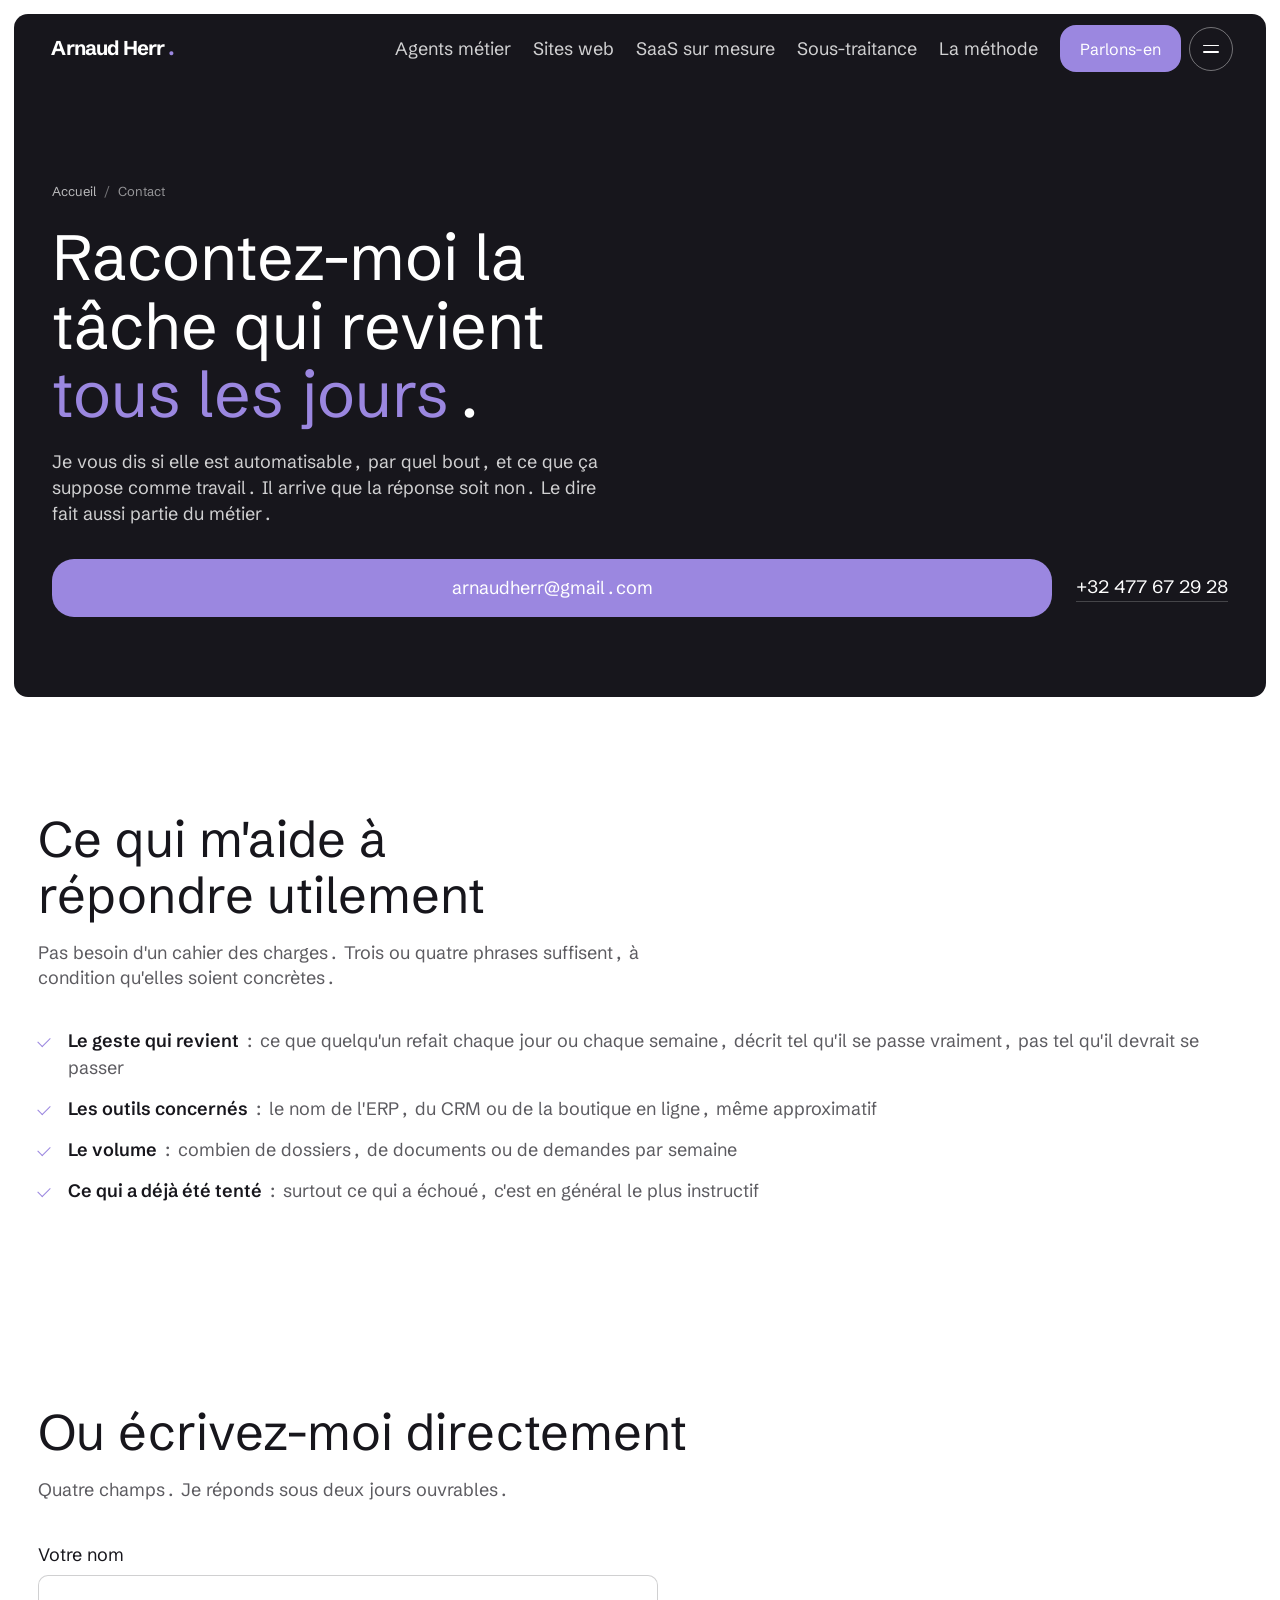
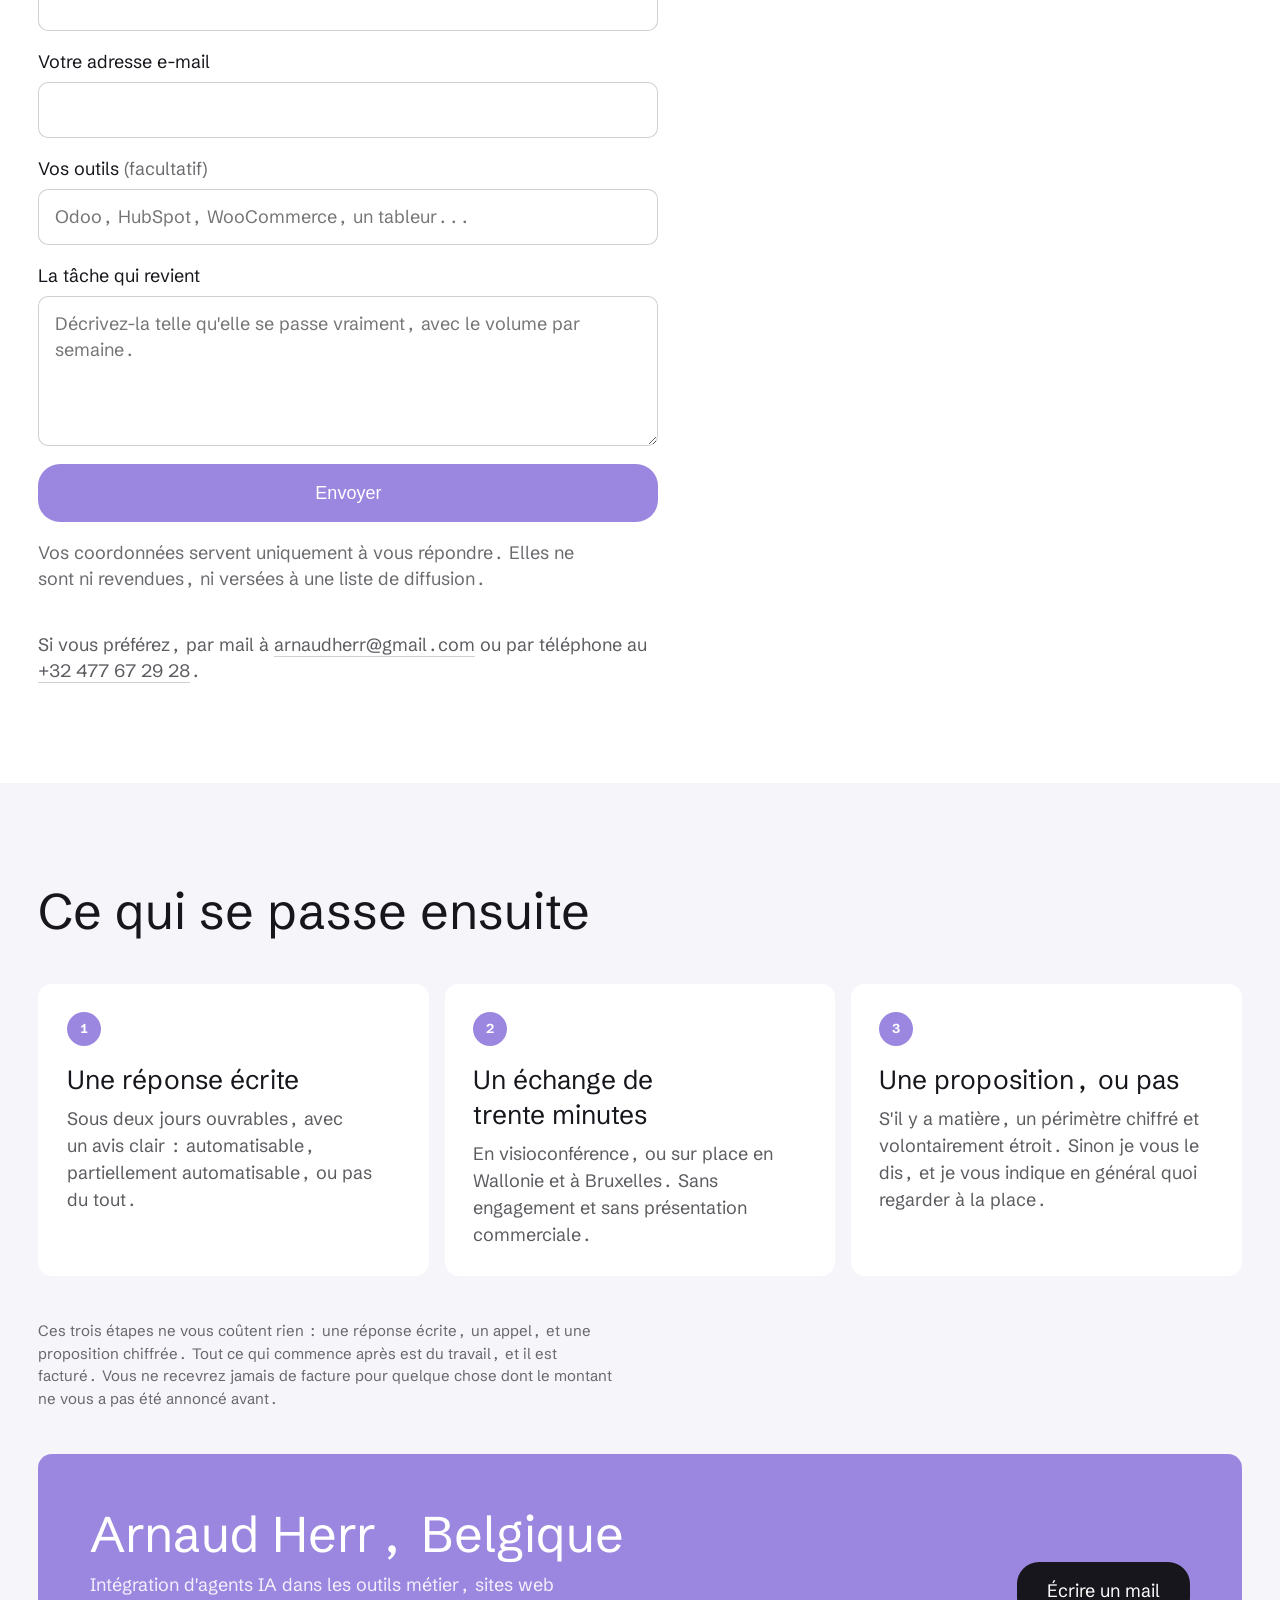
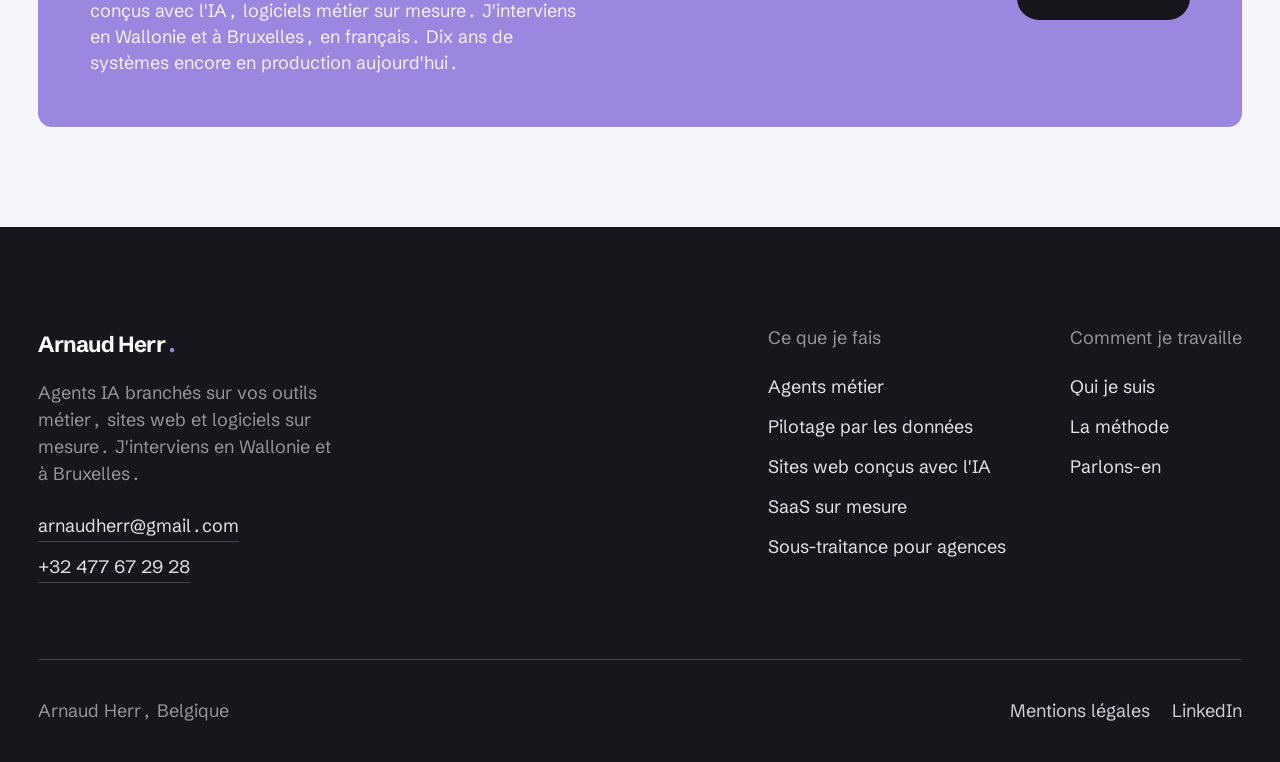
<file: contact/index.html>
<!DOCTYPE html>
<html lang="fr">
<head>
<meta charset="UTF-8">
<meta name="viewport" content="width=device-width, initial-scale=1">
<meta name="color-scheme" content="light only">
<meta name="theme-color" content="#1B1B19">

<title>Contact | Arnaud Herr, intégrateur IA en Belgique</title>
<meta name="description" content="Décrivez une tâche répétitive ou un projet d'automatisation. Réponse sous deux jours ouvrables, puis trente minutes d'échange sans engagement.">
<meta name="author" content="Arnaud Herr">
<meta name="robots" content="index, follow, max-image-preview:large, max-snippet:-1">
<link rel="canonical" href="https://paperstrip.github.io/website/contact/">

<meta property="og:type" content="website">
<meta property="og:locale" content="fr_BE">
<meta property="og:site_name" content="Arnaud Herr">
<meta property="og:url" content="https://paperstrip.github.io/website/contact/">
<meta property="og:title" content="Contact | Arnaud Herr, intégrateur IA en Belgique">
<meta property="og:description" content="Décrivez une tâche répétitive ou un projet d'automatisation. Réponse sous deux jours ouvrables, puis trente minutes d'échange sans engagement.">
<meta property="og:image" content="https://paperstrip.github.io/website/assets/og.jpg">
<meta property="og:image:width" content="1200">
<meta property="og:image:height" content="630">
<meta name="twitter:card" content="summary_large_image">
<meta name="twitter:title" content="Contact | Arnaud Herr, intégrateur IA en Belgique">
<meta name="twitter:description" content="Décrivez une tâche répétitive ou un projet d'automatisation. Réponse sous deux jours ouvrables, puis trente minutes d'échange sans engagement.">
<meta name="twitter:image" content="https://paperstrip.github.io/website/assets/og.jpg">

<link rel="preload" href="../assets/fonts/sg-latin.woff2" as="font" type="font/woff2" crossorigin>
<link rel="stylesheet" href="../assets/site.css">
<script type="application/ld+json">
{
 "@context": "https://schema.org",
 "@graph": [
  {
   "@type": [
    "WebPage",
    "ContactPage"
   ],
   "@id": "https://paperstrip.github.io/website/contact/#webpage",
   "url": "https://paperstrip.github.io/website/contact/",
   "name": "Contact | Arnaud Herr, intégrateur IA en Belgique",
   "description": "Décrivez une tâche répétitive ou un projet d'automatisation. Réponse sous deux jours ouvrables, puis trente minutes d'échange sans engagement.",
   "isPartOf": {
    "@id": "https://paperstrip.github.io/website/#website"
   },
   "inLanguage": "fr-BE",
   "dateModified": "2026-08-30T11:55:27+00:00",
   "primaryImageOfPage": {
    "@type": "ImageObject",
    "url": "https://paperstrip.github.io/website/assets/og.jpg",
    "width": 1200,
    "height": 630
   },
   "breadcrumb": {
    "@id": "https://paperstrip.github.io/website/contact/#breadcrumb"
   },
   "about": {
    "@id": "https://paperstrip.github.io/website/#person"
   },
   "mainEntity": {
    "@id": "https://paperstrip.github.io/website/#service"
   }
  },
  {
   "@type": "BreadcrumbList",
   "@id": "https://paperstrip.github.io/website/contact/#breadcrumb",
   "itemListElement": [
    {
     "@type": "ListItem",
     "position": 1,
     "name": "Accueil",
     "item": "https://paperstrip.github.io/website/"
    },
    {
     "@type": "ListItem",
     "position": 2,
     "name": "Contact",
     "item": "https://paperstrip.github.io/website/contact/"
    }
   ]
  }
 ]
}
</script>
</head>
<body>

<a class="skip" href="#main">Aller au contenu</a>

<header class="site-header" id="siteHeader">
  <div class="wrap">
    <div class="nav-in">
      <a href="../" class="logo">Arnaud Herr<span>.</span></a>
      <div class="nav-right">
        <nav class="nav-links" aria-label="Navigation principale">
          <a href="../">Agents métier</a>
          <a href="../sites-web-ia/">Sites web</a>
          <a href="../saas-sur-mesure/">SaaS sur mesure</a>
          <a href="../sous-traitance/">Sous-traitance</a>
          <a href="../ia-maitrisee/">La méthode</a>
        </nav>
        <a href="../contact/" class="btn btn-sm">Parlons-en</a>
        <button class="burger" id="burger" type="button" aria-expanded="false" aria-controls="megaMenu" aria-label="Ouvrir le menu">
          <span></span><span></span>
        </button>
      </div>
    </div>
    <div class="megamenu" id="megaMenu" role="dialog" aria-modal="true" aria-label="Menu principal" aria-hidden="true">
      <div class="wrap">
        <nav class="mega-nav" aria-label="Offres">
          <span class="lbl">Ce que je fais</span>
          <a href="../" class="mega-anim">
            <span class="i">01</span>
            <span class="t">Agents métier</span>
            <span class="d">La logique agentique livrée en API, branchée sur vos outils métier.</span>
          </a>
          <a href="../sites-web-ia/" class="mega-anim">
            <span class="i">02</span>
            <span class="t">Sites web</span>
            <span class="d">Statiques ou WordPress. Générés avec l'IA, puis repris à la main.</span>
          </a>
          <a href="../saas-sur-mesure/" class="mega-anim">
            <span class="i">03</span>
            <span class="t">SaaS sur mesure</span>
            <span class="d">Un outil taillé sur votre processus, construit en semaines.</span>
          </a>
          <a href="../sous-traitance/" class="mega-anim">
            <span class="i">04</span>
            <span class="t">Sous-traitance</span>
            <span class="d">Renfort technique en marque blanche pour agences et sociétés de services.</span>
          </a>
        </nav>
        <div class="mega-apart">
          <span class="lbl">Notre produit</span>
          <a href="../pilotage-donnees/" class="mega-anim">
            <span class="t">Pilotage par les données</span>
            <span class="d">Vos chiffres croisés avec le contexte extérieur, interrogeables en français.</span>
          </a>
        </div>
        <nav class="mega-plus" aria-label="Pages complémentaires">
          <span class="lbl">En savoir plus</span>
          <a href="../ia-maitrisee/" class="mega-anim"><span class="t">La méthode</span></a>
          <a href="../a-propos/" class="mega-anim"><span class="t">Qui je suis</span></a>
          <a href="../contact/" class="mega-anim" aria-current="page"><span class="t">Parlons-en</span></a>
        </nav>
<div class="mega-foot">
          <div>
            <p class="lbl">Écrire</p>
            <a href="mailto:arnaudherr@gmail.com">arnaudherr@gmail.com</a>
          </div>
          <div>
            <p class="lbl">Appeler</p>
            <a href="tel:+32477672928">+32 477 67 29 28</a>
          </div>
          <div>
            <p class="lbl">Suivre</p>
            <a href="https://www.linkedin.com/in/arnaud-herr/" rel="noopener">LinkedIn</a>
          </div>
          <div>
            <p class="lbl">Basé en</p>
            <span>Belgique</span>
          </div>
        </div>
      </div>
    </div>
  </div>
</header>

<main id="main">

  <section class="page-hero" aria-labelledby="h1">
    <div class="wrap">
      <nav class="crumb" aria-label="Fil d'Ariane">
        <ol>
          <li><a href="../">Accueil</a></li>
          <li><span aria-current="page">Contact</span></li>
        </ol>
      </nav>
      <h1 id="h1" data-rv>Racontez-moi la tâche qui revient <em>tous les jours</em>.</h1>
      <p class="lead" data-rv>Je vous dis si elle est automatisable, par quel bout, et ce que ça suppose comme
      travail. Il arrive que la réponse soit non. Le dire fait aussi partie du métier.</p>
      <p class="hero-contacts" data-rv>
        <a href="mailto:arnaudherr@gmail.com" class="btn btn-block">arnaudherr@gmail.com</a>
        <a href="tel:+32477672928" class="phone">+32 477 67 29 28</a>
      </p>
    </div>
  </section>

  <section aria-labelledby="s1">
    <div class="wrap">
      <h2 class="sec-head" id="s1" data-rv>Ce qui m'aide à répondre utilement</h2>
      <p class="lead" data-rv>Pas besoin d'un cahier des charges. Trois ou quatre phrases suffisent, à condition
      qu'elles soient concrètes.</p>
      <ul class="checks" data-rv>
        <li><b>Le geste qui revient</b> : ce que quelqu'un refait chaque jour ou chaque semaine, décrit tel qu'il se
        passe vraiment, pas tel qu'il devrait se passer</li>
        <li><b>Les outils concernés</b> : le nom de l'ERP, du CRM ou de la boutique en ligne, même approximatif</li>
        <li><b>Le volume</b> : combien de dossiers, de documents ou de demandes par semaine</li>
        <li><b>Ce qui a déjà été tenté</b> : surtout ce qui a échoué, c'est en général le plus instructif</li>
      </ul>
    </div>
  </section>

  <section aria-labelledby="form-title">
    <div class="wrap">
      <h2 class="sec-head" id="form-title" data-rv>Ou écrivez-moi directement</h2>
      <p class="lead" data-rv>Quatre champs. Je réponds sous deux jours ouvrables.</p>

      <form class="form" id="contactForm" data-rv
            action="https://formspree.io/f/mrpgbwey" method="POST">
        <div class="field">
          <label for="cf-nom">Votre nom</label>
          <input id="cf-nom" name="nom" type="text" autocomplete="name" required>
        </div>
        <div class="field">
          <label for="cf-mail">Votre adresse e-mail</label>
          <input id="cf-mail" name="email" type="email" autocomplete="email" required>
        </div>
        <div class="field">
          <label for="cf-outils">Vos outils <span class="opt">(facultatif)</span></label>
          <input id="cf-outils" name="outils" type="text"
                 placeholder="Odoo, HubSpot, WooCommerce, un tableur...">
        </div>
        <div class="field">
          <label for="cf-msg">La tâche qui revient</label>
          <textarea id="cf-msg" name="message" required
                    placeholder="Décrivez-la telle qu'elle se passe vraiment, avec le volume par semaine."></textarea>
        </div>
        <div class="hp" aria-hidden="true">
          <label for="cf-site">Ne remplissez pas ce champ</label>
          <input id="cf-site" name="_gotcha" type="text" tabindex="-1" autocomplete="off">
        </div>
        <button type="submit" class="btn btn-block">Envoyer</button>
        <p class="note">Vos coordonnées servent uniquement à vous répondre. Elles ne sont ni revendues, ni
        versées à une liste de diffusion.</p>
      </form>

      <p class="form-fallback lead" data-rv>Si vous préférez, par mail à
      <a href="mailto:arnaudherr@gmail.com" class="lnk">arnaudherr@gmail.com</a> ou par téléphone au
      <a href="tel:+32477672928" class="lnk">+32 477 67 29 28</a>.</p>
    </div>
  </section>

  <section class="sec-soft" aria-labelledby="s2">
    <div class="wrap">
      <h2 class="sec-head" id="s2" data-rv>Ce qui se passe ensuite</h2>
      <div class="g3">
        <article class="card on-soft" data-rv>
          <p class="n" aria-hidden="true">1</p>
          <h3>Une réponse écrite</h3>
          <p>Sous deux jours ouvrables, avec un avis clair : automatisable, partiellement automatisable, ou pas du tout.</p>
        </article>
        <article class="card on-soft" data-rv>
          <p class="n" aria-hidden="true">2</p>
          <h3>Un échange de trente minutes</h3>
          <p>En visioconférence, ou sur place en Wallonie et à Bruxelles. Sans engagement et sans présentation
          commerciale.</p>
        </article>
        <article class="card on-soft" data-rv>
          <p class="n" aria-hidden="true">3</p>
          <h3>Une proposition, ou pas</h3>
          <p>S'il y a matière, un périmètre chiffré et volontairement étroit. Sinon je vous le dis, et je vous
          indique en général quoi regarder à la place.</p>
        </article>
      </div>

      <p class="mention" data-rv>Ces trois étapes ne vous coûtent rien : une réponse écrite, un appel, et une
      proposition chiffrée. Tout ce qui commence après est du travail, et il est facturé. Vous ne recevrez jamais
      de facture pour quelque chose dont le montant ne vous a pas été annoncé avant.</p>

      <div class="band" data-rv>
        <div>
          <h2>Arnaud Herr, Belgique</h2>
          <p>Intégration d'agents IA dans les outils métier, sites web conçus avec l'IA, logiciels métier sur
          mesure. J'interviens en Wallonie et à Bruxelles, en français. Dix ans de systèmes encore en
          production aujourd'hui.</p>
        </div>
        <a href="mailto:arnaudherr@gmail.com" class="btn btn-block">Écrire un mail</a>
      </div>
    </div>
  </section>

</main>

<footer class="site-footer">
  <div class="wrap">

    <div class="foot-top">
      <div class="foot-brand">
        <a href="../" class="foot-logo">Arnaud Herr<span>.</span></a>
        <p>Agents IA branchés sur vos outils métier, sites web et logiciels sur mesure.
        J'interviens en Wallonie et à Bruxelles.</p>
        <div class="foot-contact">
          <a href="mailto:arnaudherr@gmail.com">arnaudherr@gmail.com</a>
          <a href="tel:+32477672928">+32 477 67 29 28</a>
        </div>
      </div>

      <nav class="foot-cols" aria-label="Plan du site">
        <div class="foot-col">
          <p class="foot-lbl">Ce que je fais</p>
          <a href="../">Agents métier</a><br>
          <a href="../pilotage-donnees/">Pilotage par les données</a><br>
          <a href="../sites-web-ia/">Sites web conçus avec l'IA</a><br>
          <a href="../saas-sur-mesure/">SaaS sur mesure</a><br>
          <a href="../sous-traitance/">Sous-traitance pour agences</a>
        </div>
        <div class="foot-col">
          <p class="foot-lbl">Comment je travaille</p>
          <a href="../a-propos/">Qui je suis</a><br>
          <a href="../ia-maitrisee/">La méthode</a><br>
          <a href="../contact/">Parlons-en</a>
        </div>
      </nav>
    </div>

    <div class="foot-end">
      <p>Arnaud Herr, Belgique</p>
      <p class="r">
        <a href="../mentions-legales/">Mentions légales</a>
        <a href="https://www.linkedin.com/in/arnaud-herr/" rel="noopener">LinkedIn</a>
      </p>
    </div>

  </div>
</footer>

<script src="../assets/site.js" defer></script>


</body>
</html>
</file>
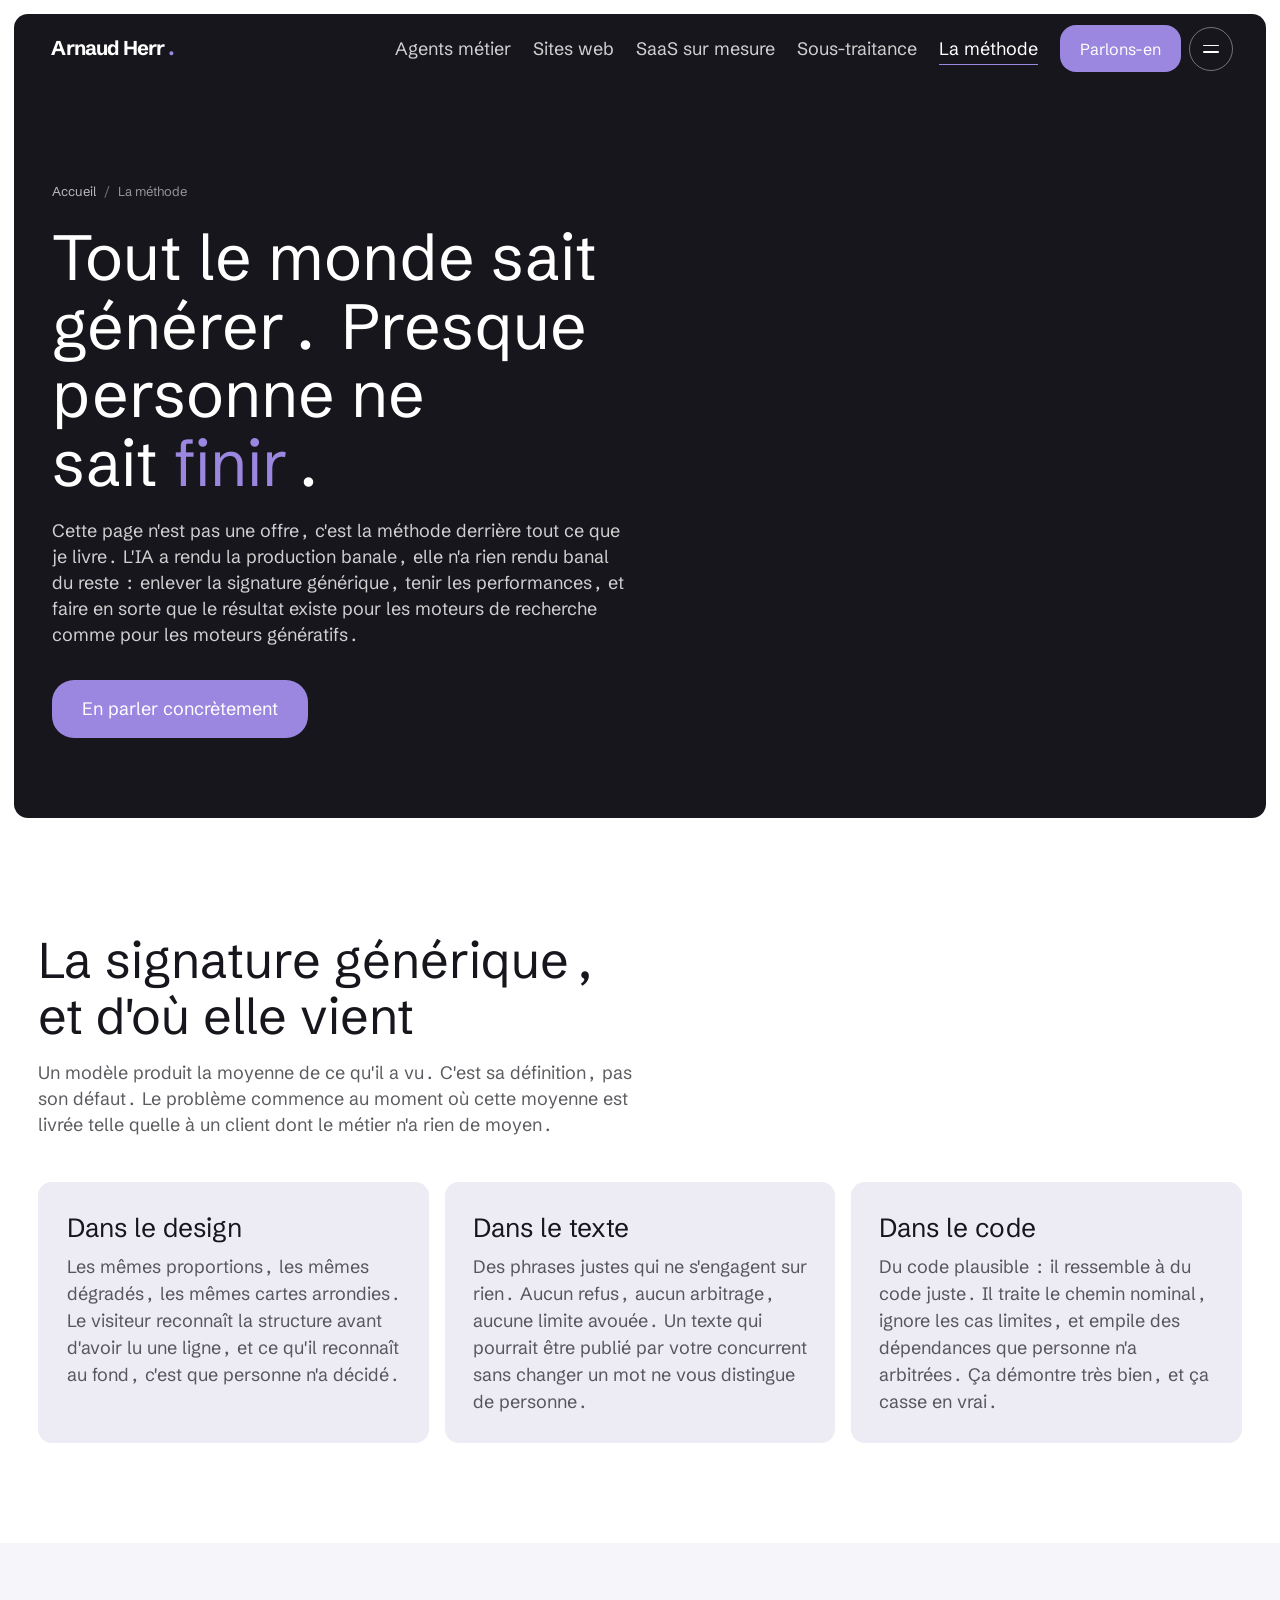
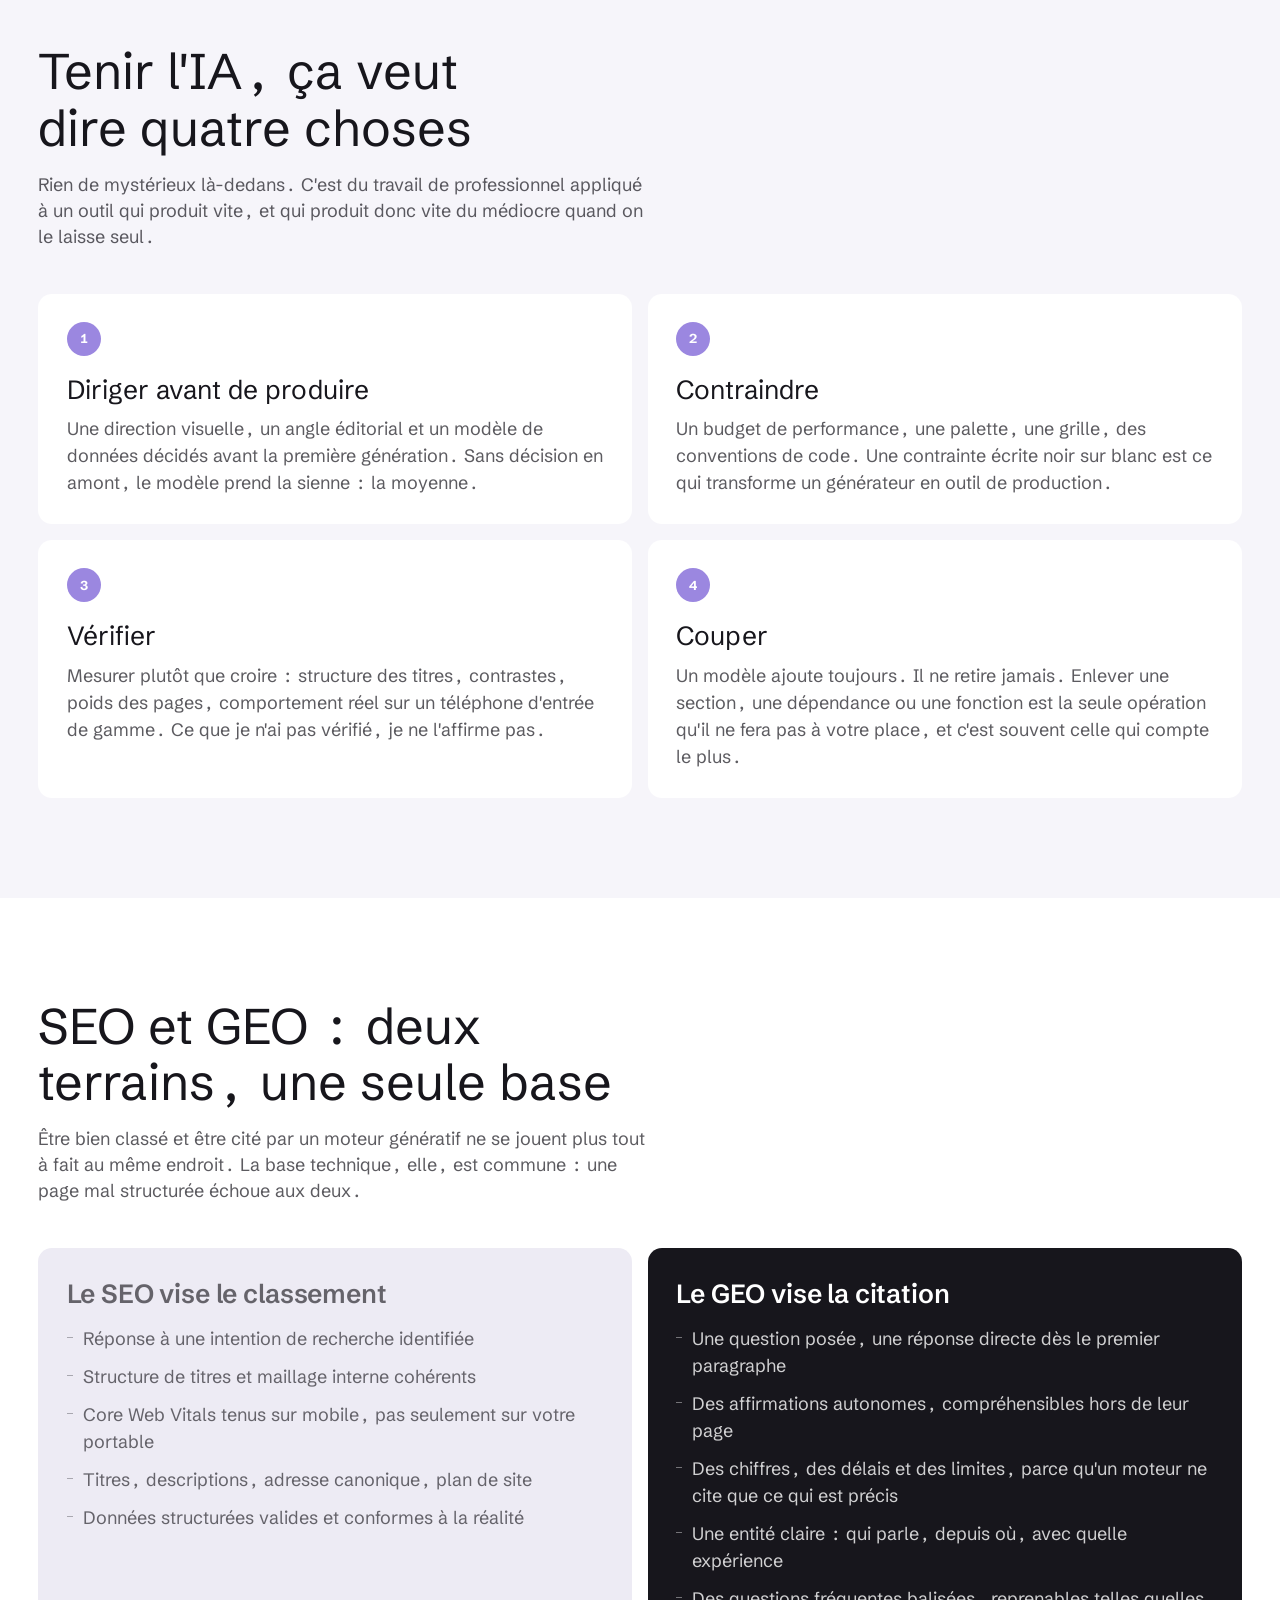
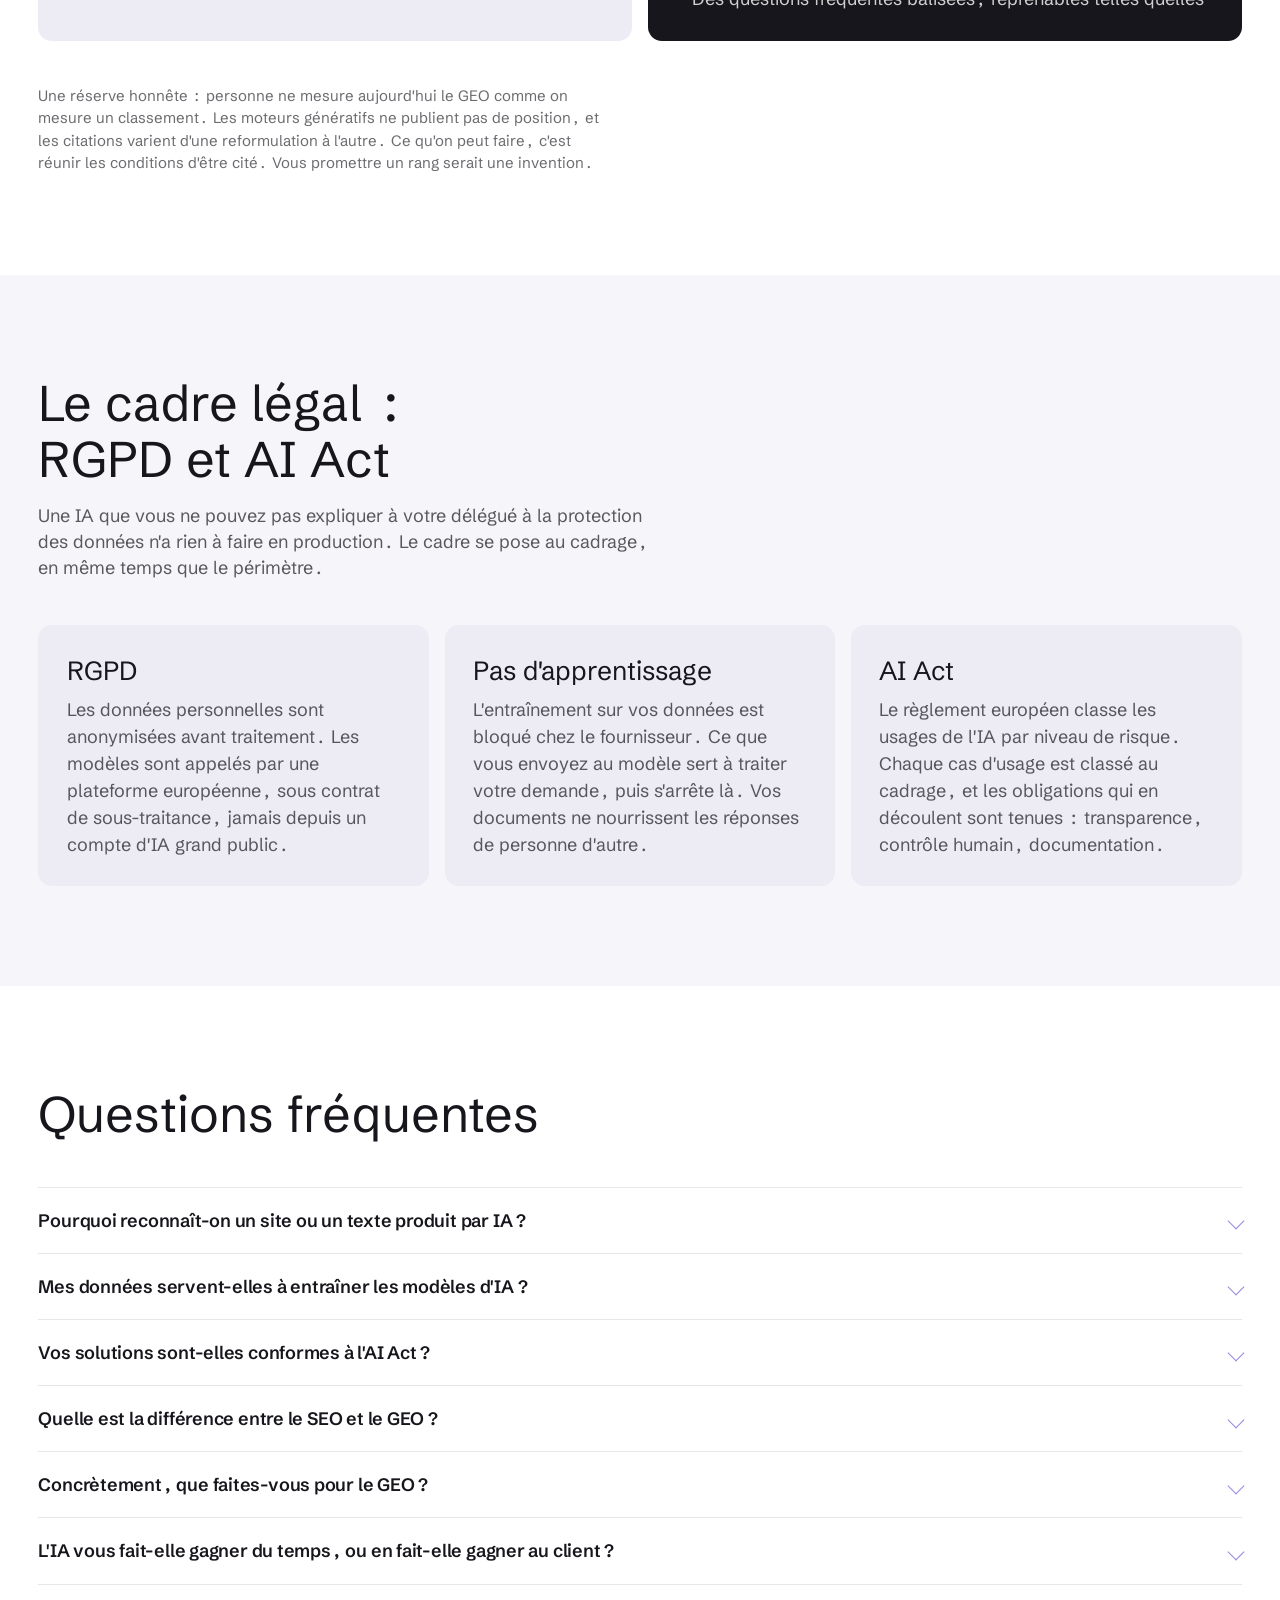
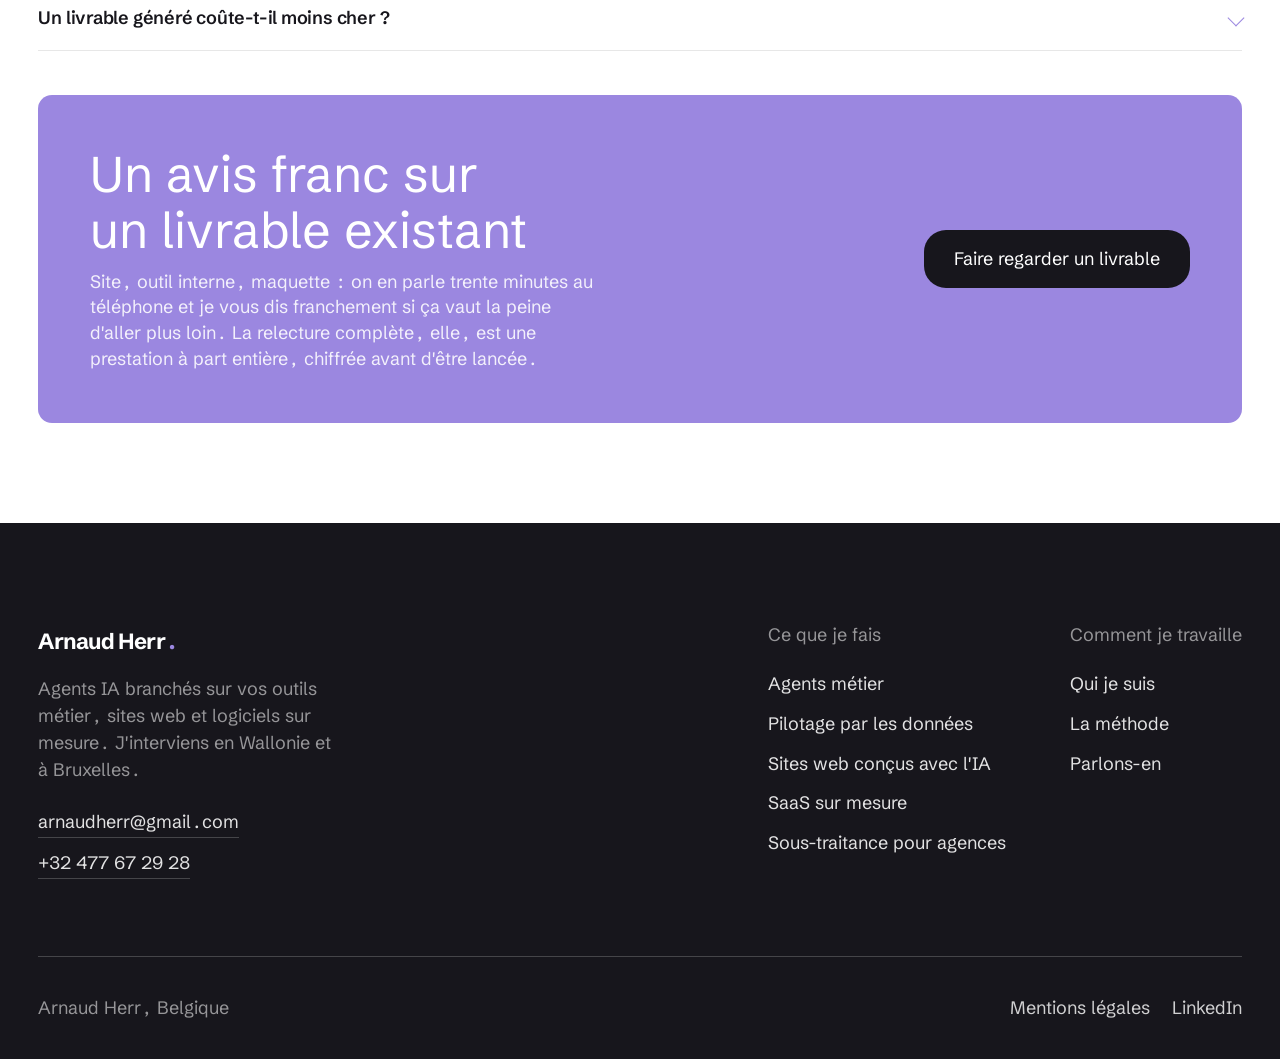
<file: ia-maitrisee/index.html>
<!DOCTYPE html>
<html lang="fr">
<head>
<meta charset="UTF-8">
<meta name="viewport" content="width=device-width, initial-scale=1">
<meta name="color-scheme" content="light only">
<meta name="theme-color" content="#1B1B19">

<title>SEO, GEO et contenu généré par IA | Arnaud Herr</title>
<meta name="description" content="Pourquoi un site généré par IA se reconnaît, comment enlever cette signature, et ce que le référencement naturel et le GEO demandent vraiment.">
<meta name="author" content="Arnaud Herr">
<meta name="robots" content="index, follow, max-image-preview:large, max-snippet:-1">
<link rel="canonical" href="https://paperstrip.github.io/website/ia-maitrisee/">

<meta property="og:type" content="article">
<meta property="og:locale" content="fr_BE">
<meta property="og:site_name" content="Arnaud Herr">
<meta property="og:url" content="https://paperstrip.github.io/website/ia-maitrisee/">
<meta property="og:title" content="SEO, GEO et contenu généré par IA | Arnaud Herr">
<meta property="og:description" content="Pourquoi un site généré par IA se reconnaît, comment enlever cette signature, et ce que le référencement naturel et le GEO demandent vraiment.">
<meta property="og:image" content="https://paperstrip.github.io/website/assets/og.jpg">
<meta property="og:image:width" content="1200">
<meta property="og:image:height" content="630">
<meta name="twitter:card" content="summary_large_image">
<meta name="twitter:title" content="SEO, GEO et contenu généré par IA | Arnaud Herr">
<meta name="twitter:description" content="Pourquoi un site généré par IA se reconnaît, comment enlever cette signature, et ce que le référencement naturel et le GEO demandent vraiment.">
<meta name="twitter:image" content="https://paperstrip.github.io/website/assets/og.jpg">

<link rel="preload" href="../assets/fonts/sg-latin.woff2" as="font" type="font/woff2" crossorigin>
<link rel="stylesheet" href="../assets/site.css">
<script type="application/ld+json">
{
 "@context": "https://schema.org",
 "@graph": [
  {
   "@type": "WebPage",
   "@id": "https://paperstrip.github.io/website/ia-maitrisee/#webpage",
   "url": "https://paperstrip.github.io/website/ia-maitrisee/",
   "name": "SEO, GEO et contenu généré par IA | Arnaud Herr",
   "description": "Pourquoi un site généré par IA se reconnaît, comment enlever cette signature, et ce que le référencement naturel et le GEO demandent vraiment.",
   "isPartOf": {
    "@id": "https://paperstrip.github.io/website/#website"
   },
   "inLanguage": "fr-BE",
   "dateModified": "2026-08-30T11:55:27+00:00",
   "primaryImageOfPage": {
    "@type": "ImageObject",
    "url": "https://paperstrip.github.io/website/assets/og.jpg",
    "width": 1200,
    "height": 630
   },
   "breadcrumb": {
    "@id": "https://paperstrip.github.io/website/ia-maitrisee/#breadcrumb"
   },
   "about": {
    "@id": "https://paperstrip.github.io/website/ia-maitrisee/#article"
   }
  },
  {
   "@type": "BreadcrumbList",
   "@id": "https://paperstrip.github.io/website/ia-maitrisee/#breadcrumb",
   "itemListElement": [
    {
     "@type": "ListItem",
     "position": 1,
     "name": "Accueil",
     "item": "https://paperstrip.github.io/website/"
    },
    {
     "@type": "ListItem",
     "position": 2,
     "name": "La méthode",
     "item": "https://paperstrip.github.io/website/ia-maitrisee/"
    }
   ]
  },
  {
   "@type": "Article",
   "@id": "https://paperstrip.github.io/website/ia-maitrisee/#article",
   "headline": "SEO, GEO et contenu généré par IA : sortir du rendu générique",
   "description": "Pourquoi un site généré par IA se reconnaît, comment enlever cette signature, et ce que le référencement naturel et le GEO demandent vraiment.",
   "inLanguage": "fr-BE",
   "author": {
    "@id": "https://paperstrip.github.io/website/#person"
   },
   "publisher": {
    "@id": "https://paperstrip.github.io/website/#person"
   },
   "mainEntityOfPage": {
    "@id": "https://paperstrip.github.io/website/ia-maitrisee/#webpage"
   },
   "dateModified": "2026-08-30T11:55:27+00:00",
   "image": {
    "@type": "ImageObject",
    "url": "https://paperstrip.github.io/website/assets/og.jpg",
    "width": 1200,
    "height": 630
   },
   "about": [
    {
     "@type": "Thing",
     "name": "Référencement naturel"
    },
    {
     "@type": "Thing",
     "name": "Generative Engine Optimization"
    },
    {
     "@type": "Thing",
     "name": "Contenu généré par intelligence artificielle"
    }
   ]
  },
  {
   "@type": "FAQPage",
   "@id": "https://paperstrip.github.io/website/ia-maitrisee/#faq",
   "isPartOf": {
    "@id": "https://paperstrip.github.io/website/ia-maitrisee/#webpage"
   },
   "inLanguage": "fr-BE",
   "mainEntity": [
    {
     "@type": "Question",
     "name": "Pourquoi reconnaît-on un site ou un texte produit par IA ?",
     "acceptedAnswer": {
      "@type": "Answer",
      "text": "Parce qu'un modèle produit la moyenne de ce qu'il a vu. C'est sa fonction, pas son défaut. Trois signatures reviennent : une mise en page vue mille fois, des textes qui ne tranchent jamais, et du code plausible mais jamais vérifié. Aucune ne disparaît toute seule. Elles s'enlèvent en reprenant le livrable ligne par ligne."
     }
    },
    {
     "@type": "Question",
     "name": "Mes données servent-elles à entraîner les modèles d'IA ?",
     "acceptedAnswer": {
      "@type": "Answer",
      "text": "Non. Les modèles sont appelés par une plateforme européenne sur laquelle l'apprentissage à partir des données clients est bloqué. Ce qui est envoyé au modèle sert à traiter la demande, puis s'arrête là. Les données personnelles sont en plus anonymisées avant d'entrer dans la chaîne, et chaque traitement est tracé."
     }
    },
    {
     "@type": "Question",
     "name": "Vos solutions sont-elles conformes à l'AI Act ?",
     "acceptedAnswer": {
      "@type": "Answer",
      "text": "Elles sont conçues pour. Le règlement européen sur l'IA s'applique par étapes depuis 2025 et classe les usages par niveau de risque. Le tri documentaire, les réponses assistées ou un tableau de bord relèvent en général des risques limités ou minimes, ce qui impose surtout de la transparence : les personnes concernées savent qu'un contenu a été préparé par une IA. Chaque cas est classé au cadrage. S'il relevait du haut risque, comme le recrutement ou l'octroi de crédit, vous le sauriez avant de signer, avec les obligations qui vont avec."
     }
    },
    {
     "@type": "Question",
     "name": "Quelle est la différence entre le SEO et le GEO ?",
     "acceptedAnswer": {
      "@type": "Answer",
      "text": "Le référencement naturel vise un classement dans une page de résultats. Le GEO, pour Generative Engine Optimization, vise à être cité dans une réponse générée par ChatGPT, Perplexity ou les aperçus IA de Google. La base technique est commune. Le GEO valorise en plus les affirmations claires et attribuables, les données structurées et les réponses directes aux questions que vos clients posent vraiment."
     }
    },
    {
     "@type": "Question",
     "name": "Concrètement, que faites-vous pour le GEO ?",
     "acceptedAnswer": {
      "@type": "Answer",
      "text": "Chaque page répond explicitement à une question, dès son premier paragraphe. Les affirmations sont vérifiables et chiffrées quand elles peuvent l'être. Les données structurées décrivent la réalité de l'entreprise plutôt qu'un gabarit copié. Et les questions fréquentes sont balisées pour être citables telles quelles."
     }
    },
    {
     "@type": "Question",
     "name": "L'IA vous fait-elle gagner du temps, ou en fait-elle gagner au client ?",
     "acceptedAnswer": {
      "@type": "Answer",
      "text": "Les deux, mais pas au même endroit. Elle me fait gagner sur la production. Elle vous fait gagner sur le délai, et surtout elle rend rentable un périmètre qui aurait été jugé trop petit il y a trois ans."
     }
    },
    {
     "@type": "Question",
     "name": "Un livrable généré coûte-t-il moins cher ?",
     "acceptedAnswer": {
      "@type": "Answer",
      "text": "La génération coûte presque zéro, et c'est précisément pour cela qu'elle ne vaut presque rien seule. Ce que vous payez, c'est la direction, la reprise et la vérification. C'est moins cher qu'il y a trois ans sans être gratuit. En revanche, un prestataire qui facture le prix d'avant pour un livrable jamais relu devrait vous inquiéter."
     }
    }
   ]
  }
 ]
}
</script>
</head>
<body>

<a class="skip" href="#main">Aller au contenu</a>

<header class="site-header" id="siteHeader">
  <div class="wrap">
    <div class="nav-in">
      <a href="../" class="logo">Arnaud Herr<span>.</span></a>
      <div class="nav-right">
        <nav class="nav-links" aria-label="Navigation principale">
          <a href="../">Agents métier</a>
          <a href="../sites-web-ia/">Sites web</a>
          <a href="../saas-sur-mesure/">SaaS sur mesure</a>
          <a href="../sous-traitance/">Sous-traitance</a>
          <a href="../ia-maitrisee/" aria-current="page">La méthode</a>
        </nav>
        <a href="../contact/" class="btn btn-sm">Parlons-en</a>
        <button class="burger" id="burger" type="button" aria-expanded="false" aria-controls="megaMenu" aria-label="Ouvrir le menu">
          <span></span><span></span>
        </button>
      </div>
    </div>
    <div class="megamenu" id="megaMenu" role="dialog" aria-modal="true" aria-label="Menu principal" aria-hidden="true">
      <div class="wrap">
        <nav class="mega-nav" aria-label="Offres">
          <span class="lbl">Ce que je fais</span>
          <a href="../" class="mega-anim">
            <span class="i">01</span>
            <span class="t">Agents métier</span>
            <span class="d">La logique agentique livrée en API, branchée sur vos outils métier.</span>
          </a>
          <a href="../sites-web-ia/" class="mega-anim">
            <span class="i">02</span>
            <span class="t">Sites web</span>
            <span class="d">Statiques ou WordPress. Générés avec l'IA, puis repris à la main.</span>
          </a>
          <a href="../saas-sur-mesure/" class="mega-anim">
            <span class="i">03</span>
            <span class="t">SaaS sur mesure</span>
            <span class="d">Un outil taillé sur votre processus, construit en semaines.</span>
          </a>
          <a href="../sous-traitance/" class="mega-anim">
            <span class="i">04</span>
            <span class="t">Sous-traitance</span>
            <span class="d">Renfort technique en marque blanche pour agences et sociétés de services.</span>
          </a>
        </nav>
        <div class="mega-apart">
          <span class="lbl">Notre produit</span>
          <a href="../pilotage-donnees/" class="mega-anim">
            <span class="t">Pilotage par les données</span>
            <span class="d">Vos chiffres croisés avec le contexte extérieur, interrogeables en français.</span>
          </a>
        </div>
        <nav class="mega-plus" aria-label="Pages complémentaires">
          <span class="lbl">En savoir plus</span>
          <a href="../ia-maitrisee/" class="mega-anim" aria-current="page"><span class="t">La méthode</span></a>
          <a href="../a-propos/" class="mega-anim"><span class="t">Qui je suis</span></a>
          <a href="../contact/" class="mega-anim"><span class="t">Parlons-en</span></a>
        </nav>
<div class="mega-foot">
          <div>
            <p class="lbl">Écrire</p>
            <a href="mailto:arnaudherr@gmail.com">arnaudherr@gmail.com</a>
          </div>
          <div>
            <p class="lbl">Appeler</p>
            <a href="tel:+32477672928">+32 477 67 29 28</a>
          </div>
          <div>
            <p class="lbl">Suivre</p>
            <a href="https://www.linkedin.com/in/arnaud-herr/" rel="noopener">LinkedIn</a>
          </div>
          <div>
            <p class="lbl">Basé en</p>
            <span>Belgique</span>
          </div>
        </div>
      </div>
    </div>
  </div>
</header>

<main id="main">

  <section class="page-hero" aria-labelledby="h1">
    <div class="wrap">
      <nav class="crumb" aria-label="Fil d'Ariane">
        <ol>
          <li><a href="../">Accueil</a></li>
          <li><span aria-current="page">La méthode</span></li>
        </ol>
      </nav>
      <h1 id="h1" data-rv>Tout le monde sait générer. Presque personne ne sait <em>finir</em>.</h1>
      <p class="lead" data-rv>Cette page n'est pas une offre, c'est la méthode derrière tout ce que je livre. L'IA a rendu la
      production banale, elle n'a rien rendu banal du reste : enlever la signature générique, tenir les
      performances, et faire en sorte que le résultat existe pour les moteurs de recherche comme pour les moteurs
      génératifs.</p>
      <p data-rv>
        <a href="../contact/" class="btn btn-block">En parler concrètement</a>
      </p>
    </div>
  </section>

  <section aria-labelledby="s1">
    <div class="wrap">
      <h2 class="sec-head" id="s1" data-rv>La signature générique, et d'où elle vient</h2>
      <p class="lead" data-rv>Un modèle produit la moyenne de ce qu'il a vu. C'est sa définition, pas son défaut. Le
      problème commence au moment où cette moyenne est livrée telle quelle à un client dont le métier n'a rien de
      moyen.</p>

      <div class="g3">
        <article class="card" data-rv>
          <h3>Dans le design</h3>
          <p>Les mêmes proportions, les mêmes dégradés, les mêmes cartes arrondies. Le visiteur reconnaît la
          structure avant d'avoir lu une ligne, et ce qu'il reconnaît au fond, c'est que personne n'a décidé.</p>
        </article>
        <article class="card" data-rv>
          <h3>Dans le texte</h3>
          <p>Des phrases justes qui ne s'engagent sur rien. Aucun refus, aucun arbitrage, aucune limite avouée. Un
          texte qui pourrait être publié par votre concurrent sans changer un mot ne vous distingue de personne.</p>
        </article>
        <article class="card" data-rv>
          <h3>Dans le code</h3>
          <p>Du code plausible : il ressemble à du code juste. Il traite le chemin nominal, ignore les cas limites,
          et empile des dépendances que personne n'a arbitrées. Ça démontre très bien, et ça casse en vrai.</p>
        </article>
      </div>
    </div>
  </section>

  <section class="sec-soft" aria-labelledby="s2">
    <div class="wrap">
      <h2 class="sec-head" id="s2" data-rv>Tenir l'IA, ça veut dire quatre choses</h2>
      <p class="lead" data-rv>Rien de mystérieux là-dedans. C'est du travail de professionnel appliqué à un outil qui
      produit vite, et qui produit donc vite du médiocre quand on le laisse seul.</p>

      <div class="g2">
        <article class="card on-soft" data-rv>
          <p class="n" aria-hidden="true">1</p>
          <h3>Diriger avant de produire</h3>
          <p>Une direction visuelle, un angle éditorial et un modèle de données décidés avant la première génération.
          Sans décision en amont, le modèle prend la sienne : la moyenne.</p>
        </article>
        <article class="card on-soft" data-rv>
          <p class="n" aria-hidden="true">2</p>
          <h3>Contraindre</h3>
          <p>Un budget de performance, une palette, une grille, des conventions de code. Une contrainte écrite noir
          sur blanc est ce qui transforme un générateur en outil de production.</p>
        </article>
        <article class="card on-soft" data-rv>
          <p class="n" aria-hidden="true">3</p>
          <h3>Vérifier</h3>
          <p>Mesurer plutôt que croire : structure des titres, contrastes, poids des pages, comportement réel sur un
          téléphone d'entrée de gamme. Ce que je n'ai pas vérifié, je ne l'affirme pas.</p>
        </article>
        <article class="card on-soft" data-rv>
          <p class="n" aria-hidden="true">4</p>
          <h3>Couper</h3>
          <p>Un modèle ajoute toujours. Il ne retire jamais. Enlever une section, une dépendance ou une fonction est
          la seule opération qu'il ne fera pas à votre place, et c'est souvent celle qui compte le plus.</p>
        </article>
      </div>
    </div>
  </section>

  <section aria-labelledby="s3">
    <div class="wrap">
      <h2 class="sec-head" id="s3" data-rv>SEO et GEO : deux terrains, une seule base</h2>
      <p class="lead" data-rv>Être bien classé et être cité par un moteur génératif ne se jouent plus tout à fait au
      même endroit. La base technique, elle, est commune : une page mal structurée échoue aux deux.</p>

      <div class="versus">
        <div class="v-then" data-rv>
          <h3>Le SEO vise le classement</h3>
          <ul>
            <li>Réponse à une intention de recherche identifiée</li>
            <li>Structure de titres et maillage interne cohérents</li>
            <li>Core Web Vitals tenus sur mobile, pas seulement sur votre portable</li>
            <li>Titres, descriptions, adresse canonique, plan de site</li>
            <li>Données structurées valides et conformes à la réalité</li>
          </ul>
        </div>
        <div class="v-now" data-rv>
          <h3>Le GEO vise la citation</h3>
          <ul>
            <li>Une question posée, une réponse directe dès le premier paragraphe</li>
            <li>Des affirmations autonomes, compréhensibles hors de leur page</li>
            <li>Des chiffres, des délais et des limites, parce qu'un moteur ne cite que ce qui est précis</li>
            <li>Une entité claire : qui parle, depuis où, avec quelle expérience</li>
            <li>Des questions fréquentes balisées, reprenables telles quelles</li>
          </ul>
        </div>
      </div>

      <p class="mention" data-rv>Une réserve honnête : personne ne mesure aujourd'hui le GEO
      comme on mesure un classement. Les moteurs génératifs ne publient pas de position, et les citations varient
      d'une reformulation à l'autre. Ce qu'on peut faire, c'est réunir les conditions d'être cité. Vous promettre un
      rang serait une invention.</p>
    </div>
  </section>

  <section class="sec-soft" aria-labelledby="s5">
    <div class="wrap">
      <h2 class="sec-head" id="s5" data-rv>Le cadre légal : RGPD et AI Act</h2>
      <p class="lead" data-rv>Une IA que vous ne pouvez pas expliquer à votre délégué à la protection des données
      n'a rien à faire en production. Le cadre se pose au cadrage, en même temps que le périmètre.</p>

      <div class="g3">
        <article class="card" data-rv>
          <h3>RGPD</h3>
          <p>Les données personnelles sont anonymisées avant traitement. Les modèles sont appelés par une
          plateforme européenne, sous contrat de sous-traitance, jamais depuis un compte d'IA grand public.</p>
        </article>
        <article class="card" data-rv>
          <h3>Pas d'apprentissage</h3>
          <p>L'entraînement sur vos données est bloqué chez le fournisseur. Ce que vous envoyez au modèle sert à
          traiter votre demande, puis s'arrête là. Vos documents ne nourrissent les réponses de personne d'autre.</p>
        </article>
        <article class="card" data-rv>
          <h3>AI Act</h3>
          <p>Le règlement européen classe les usages de l'IA par niveau de risque. Chaque cas d'usage est classé au
          cadrage, et les obligations qui en découlent sont tenues : transparence, contrôle humain, documentation.</p>
        </article>
      </div>
    </div>
  </section>

  <section aria-labelledby="s4">
    <div class="wrap">
      <h2 class="sec-head" id="s4" data-rv>Questions fréquentes</h2>
      <div class="faq">
        <details>
          <summary>Pourquoi reconnaît-on un site ou un texte produit par IA ?</summary>
          <p>Parce qu'un modèle produit la moyenne de ce qu'il a vu. C'est sa fonction, pas son défaut. Trois signatures reviennent : une mise en page vue mille fois, des textes qui ne tranchent jamais, et du code plausible mais jamais vérifié. Aucune ne disparaît toute seule. Elles s'enlèvent en reprenant le livrable ligne par ligne.</p>
        </details>
        <details>
          <summary>Mes données servent-elles à entraîner les modèles d'IA ?</summary>
          <p>Non. Les modèles sont appelés par une plateforme européenne sur laquelle l'apprentissage à partir des données clients est bloqué. Ce qui est envoyé au modèle sert à traiter la demande, puis s'arrête là. Les données personnelles sont en plus anonymisées avant d'entrer dans la chaîne, et chaque traitement est tracé.</p>
        </details>
        <details>
          <summary>Vos solutions sont-elles conformes à l'AI Act ?</summary>
          <p>Elles sont conçues pour. Le règlement européen sur l'IA s'applique par étapes depuis 2025 et classe les usages par niveau de risque. Le tri documentaire, les réponses assistées ou un tableau de bord relèvent en général des risques limités ou minimes, ce qui impose surtout de la transparence : les personnes concernées savent qu'un contenu a été préparé par une IA. Chaque cas est classé au cadrage. S'il relevait du haut risque, comme le recrutement ou l'octroi de crédit, vous le sauriez avant de signer, avec les obligations qui vont avec.</p>
        </details>
        <details>
          <summary>Quelle est la différence entre le SEO et le GEO ?</summary>
          <p>Le référencement naturel vise un classement dans une page de résultats. Le GEO, pour Generative Engine Optimization, vise à être cité dans une réponse générée par ChatGPT, Perplexity ou les aperçus IA de Google. La base technique est commune. Le GEO valorise en plus les affirmations claires et attribuables, les données structurées et les réponses directes aux questions que vos clients posent vraiment.</p>
        </details>
        <details>
          <summary>Concrètement, que faites-vous pour le GEO ?</summary>
          <p>Chaque page répond explicitement à une question, dès son premier paragraphe. Les affirmations sont vérifiables et chiffrées quand elles peuvent l'être. Les données structurées décrivent la réalité de l'entreprise plutôt qu'un gabarit copié. Et les questions fréquentes sont balisées pour être citables telles quelles.</p>
        </details>
        <details>
          <summary>L'IA vous fait-elle gagner du temps, ou en fait-elle gagner au client ?</summary>
          <p>Les deux, mais pas au même endroit. Elle me fait gagner sur la production. Elle vous fait gagner sur le délai, et surtout elle rend rentable un périmètre qui aurait été jugé trop petit il y a trois ans.</p>
        </details>
        <details>
          <summary>Un livrable généré coûte-t-il moins cher ?</summary>
          <p>La génération coûte presque zéro, et c'est précisément pour cela qu'elle ne vaut presque rien seule. Ce que vous payez, c'est la direction, la reprise et la vérification. C'est moins cher qu'il y a trois ans sans être gratuit. En revanche, un prestataire qui facture le prix d'avant pour un livrable jamais relu devrait vous inquiéter.</p>
        </details>
      </div>
      <div class="band" data-rv>
        <div>
          <h2>Un avis franc sur un livrable existant</h2>
          <p>Site, outil interne, maquette : on en parle trente minutes au téléphone et je vous dis franchement
          si ça vaut la peine d'aller plus loin. La relecture complète, elle, est une prestation à part entière,
          chiffrée avant d'être lancée.</p>
        </div>
        <a href="../contact/" class="btn btn-block">Faire regarder un livrable</a>
      </div>
    </div>
  </section>

</main>

<footer class="site-footer">
  <div class="wrap">

    <div class="foot-top">
      <div class="foot-brand">
        <a href="../" class="foot-logo">Arnaud Herr<span>.</span></a>
        <p>Agents IA branchés sur vos outils métier, sites web et logiciels sur mesure.
        J'interviens en Wallonie et à Bruxelles.</p>
        <div class="foot-contact">
          <a href="mailto:arnaudherr@gmail.com">arnaudherr@gmail.com</a>
          <a href="tel:+32477672928">+32 477 67 29 28</a>
        </div>
      </div>

      <nav class="foot-cols" aria-label="Plan du site">
        <div class="foot-col">
          <p class="foot-lbl">Ce que je fais</p>
          <a href="../">Agents métier</a><br>
          <a href="../pilotage-donnees/">Pilotage par les données</a><br>
          <a href="../sites-web-ia/">Sites web conçus avec l'IA</a><br>
          <a href="../saas-sur-mesure/">SaaS sur mesure</a><br>
          <a href="../sous-traitance/">Sous-traitance pour agences</a>
        </div>
        <div class="foot-col">
          <p class="foot-lbl">Comment je travaille</p>
          <a href="../a-propos/">Qui je suis</a><br>
          <a href="../ia-maitrisee/">La méthode</a><br>
          <a href="../contact/">Parlons-en</a>
        </div>
      </nav>
    </div>

    <div class="foot-end">
      <p>Arnaud Herr, Belgique</p>
      <p class="r">
        <a href="../mentions-legales/">Mentions légales</a>
        <a href="https://www.linkedin.com/in/arnaud-herr/" rel="noopener">LinkedIn</a>
      </p>
    </div>

  </div>
</footer>

<script src="../assets/site.js" defer></script>

</body>
</html>
</file>
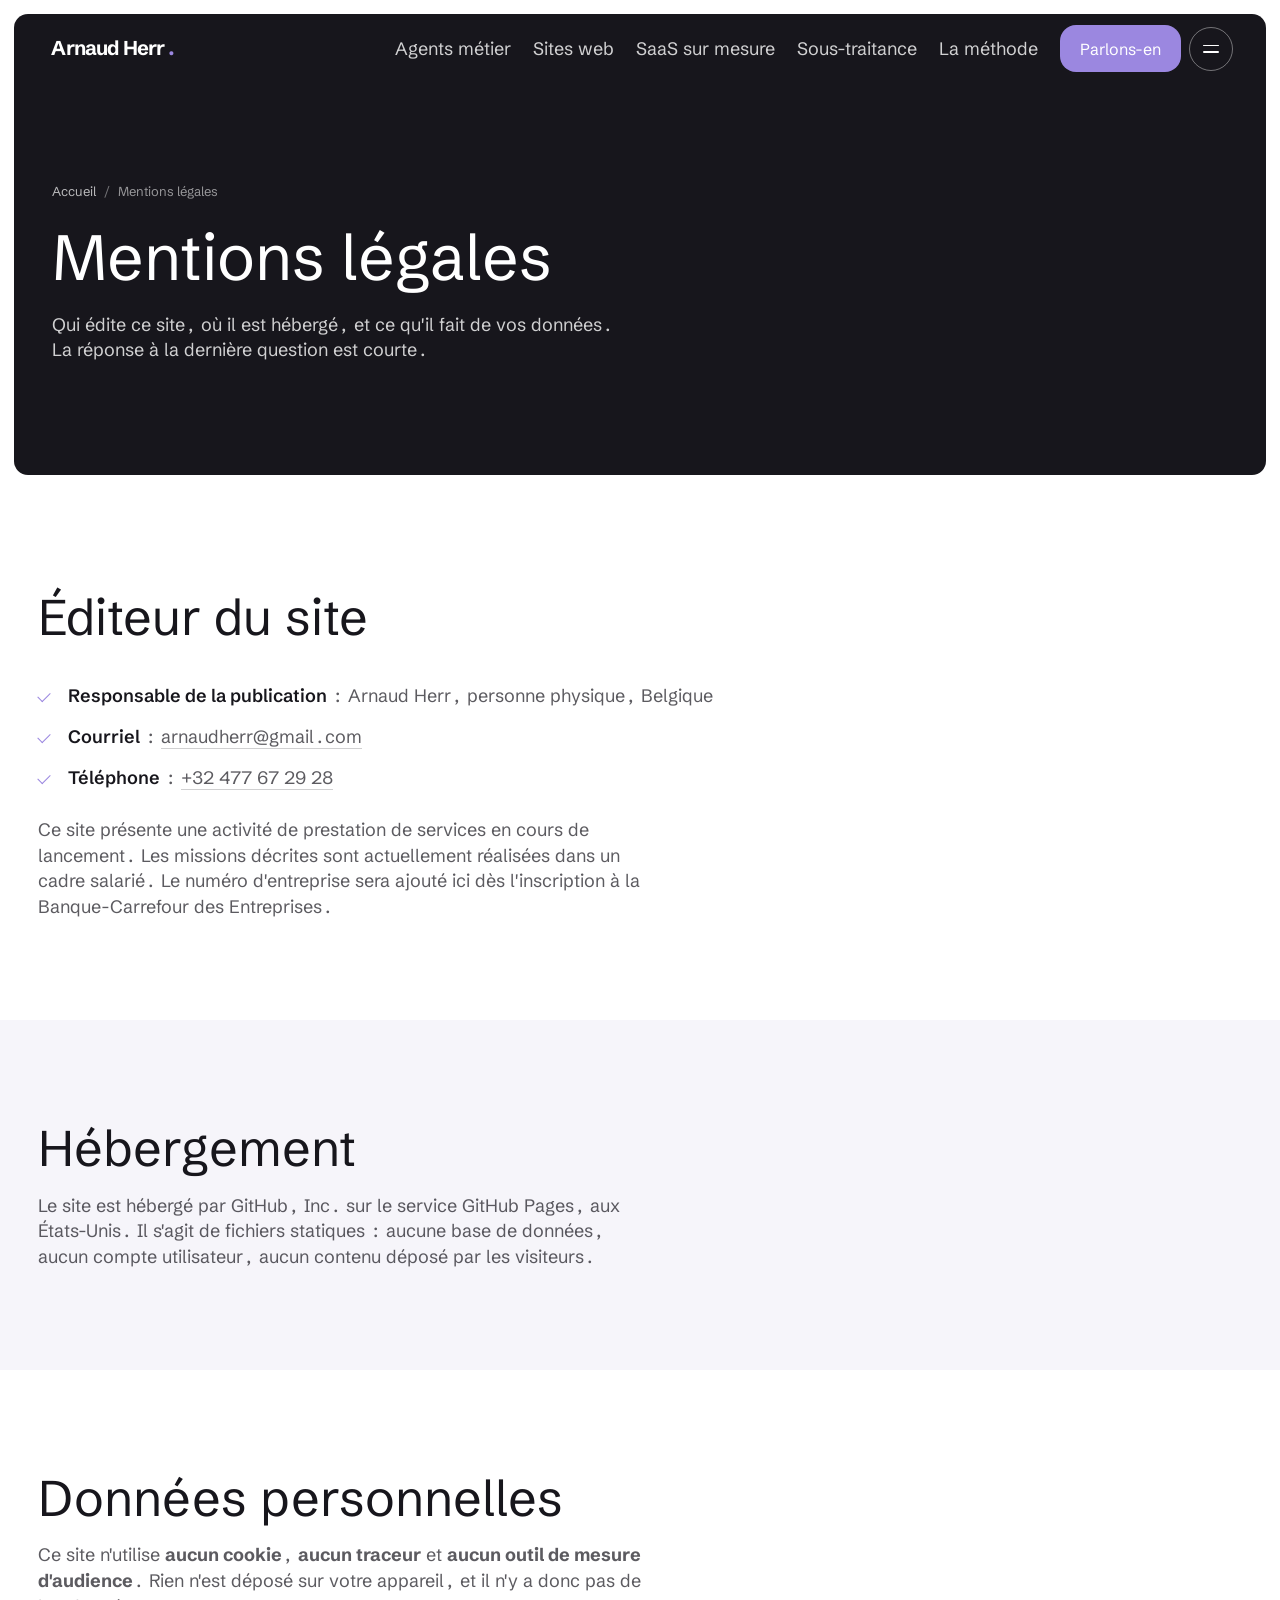
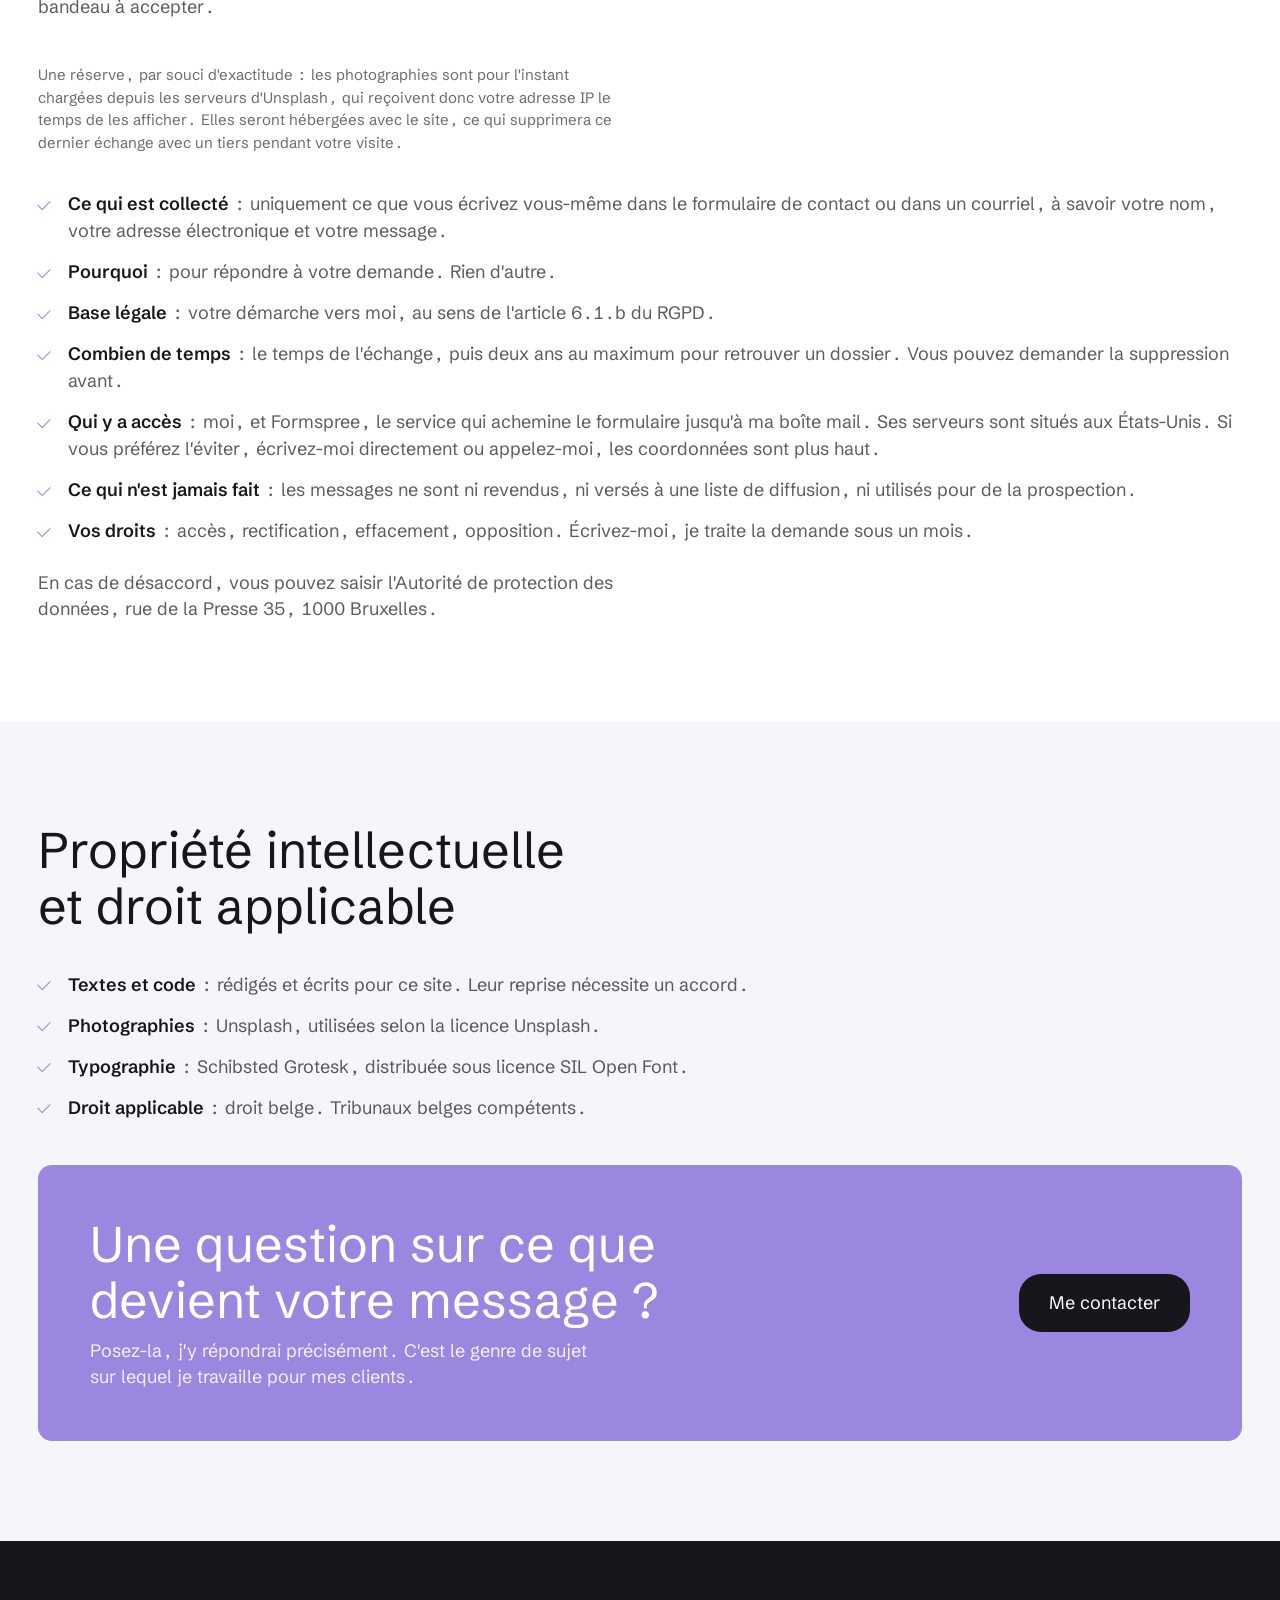
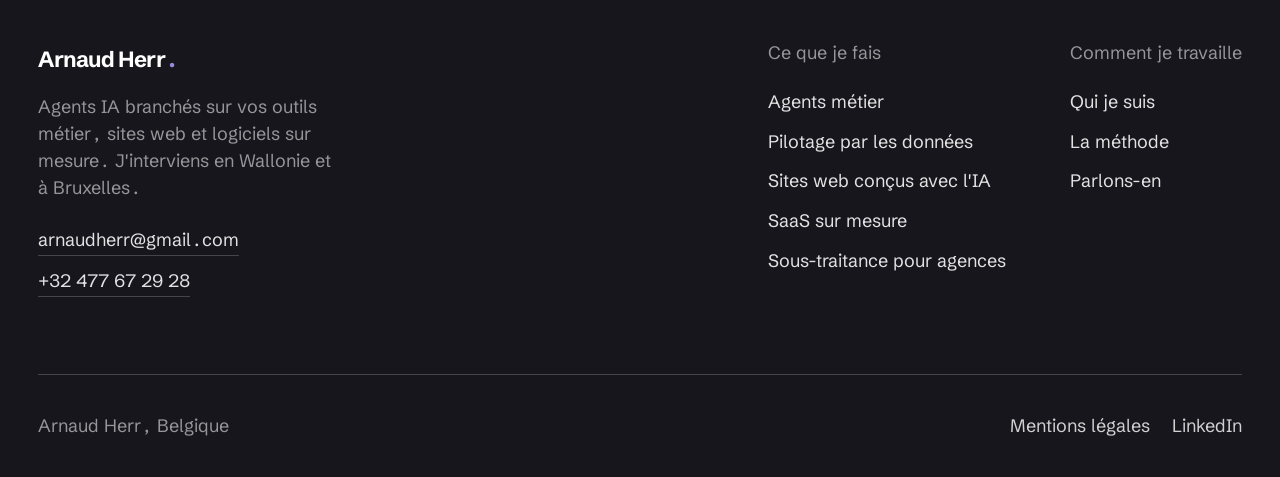
<file: mentions-legales/index.html>
<!DOCTYPE html>
<html lang="fr">
<head>
<meta charset="UTF-8">
<meta name="viewport" content="width=device-width, initial-scale=1">
<meta name="color-scheme" content="light only">
<meta name="theme-color" content="#1B1B19">

<title>Mentions légales | Arnaud Herr</title>
<meta name="description" content="Éditeur du site, hébergement, propriété intellectuelle et traitement des données personnelles. Aucun cookie, aucun traceur.">
<meta name="author" content="Arnaud Herr">
<meta name="robots" content="index, follow">
<link rel="canonical" href="https://paperstrip.github.io/website/mentions-legales/">

<meta property="og:type" content="website">
<meta property="og:locale" content="fr_BE">
<meta property="og:site_name" content="Arnaud Herr">
<meta property="og:url" content="https://paperstrip.github.io/website/mentions-legales/">
<meta property="og:title" content="Mentions légales | Arnaud Herr">
<meta property="og:description" content="Éditeur du site, hébergement, propriété intellectuelle et traitement des données personnelles. Aucun cookie, aucun traceur.">
<meta property="og:image" content="https://paperstrip.github.io/website/assets/og.jpg">
<meta property="og:image:width" content="1200">
<meta property="og:image:height" content="630">
<meta name="twitter:card" content="summary_large_image">
<meta name="twitter:title" content="Mentions légales | Arnaud Herr">
<meta name="twitter:description" content="Éditeur du site, hébergement, propriété intellectuelle et traitement des données personnelles. Aucun cookie, aucun traceur.">
<meta name="twitter:image" content="https://paperstrip.github.io/website/assets/og.jpg">

<link rel="preload" href="../assets/fonts/sg-latin.woff2" as="font" type="font/woff2" crossorigin>
<link rel="stylesheet" href="../assets/site.css">
<script type="application/ld+json">
{
 "@context": "https://schema.org",
 "@graph": [
  {
   "@type": "WebPage",
   "@id": "https://paperstrip.github.io/website/mentions-legales/#webpage",
   "url": "https://paperstrip.github.io/website/mentions-legales/",
   "name": "Mentions légales",
   "description": "Éditeur du site, hébergement, propriété intellectuelle et traitement des données personnelles. Aucun cookie, aucun traceur.",
   "isPartOf": {
    "@id": "https://paperstrip.github.io/website/#website"
   },
   "inLanguage": "fr-BE",
   "about": {
    "@id": "https://paperstrip.github.io/website/#person"
   },
   "breadcrumb": {
    "@id": "https://paperstrip.github.io/website/mentions-legales/#breadcrumb"
   }
  },
  {
   "@type": "BreadcrumbList",
   "@id": "https://paperstrip.github.io/website/mentions-legales/#breadcrumb",
   "itemListElement": [
    {
     "@type": "ListItem",
     "position": 1,
     "name": "Accueil",
     "item": "https://paperstrip.github.io/website/"
    },
    {
     "@type": "ListItem",
     "position": 2,
     "name": "Mentions légales",
     "item": "https://paperstrip.github.io/website/mentions-legales/"
    }
   ]
  }
 ]
}
</script>
</head>
<body>

<a class="skip" href="#main">Aller au contenu</a>

<header class="site-header" id="siteHeader">
  <div class="wrap">
    <div class="nav-in">
      <a href="../" class="logo">Arnaud Herr<span>.</span></a>
      <div class="nav-right">
        <nav class="nav-links" aria-label="Navigation principale">
          <a href="../">Agents métier</a>
          <a href="../sites-web-ia/">Sites web</a>
          <a href="../saas-sur-mesure/">SaaS sur mesure</a>
          <a href="../sous-traitance/">Sous-traitance</a>
          <a href="../ia-maitrisee/">La méthode</a>
        </nav>
        <a href="../contact/" class="btn btn-sm">Parlons-en</a>
        <button class="burger" id="burger" type="button" aria-expanded="false" aria-controls="megaMenu" aria-label="Ouvrir le menu">
          <span></span><span></span>
        </button>
      </div>
    </div>
    <div class="megamenu" id="megaMenu" role="dialog" aria-modal="true" aria-label="Menu principal" aria-hidden="true">
      <div class="wrap">
        <nav class="mega-nav" aria-label="Offres">
          <span class="lbl">Ce que je fais</span>
          <a href="../" class="mega-anim">
            <span class="i">01</span>
            <span class="t">Agents métier</span>
            <span class="d">La logique agentique livrée en API, branchée sur vos outils métier.</span>
          </a>
          <a href="../sites-web-ia/" class="mega-anim">
            <span class="i">02</span>
            <span class="t">Sites web</span>
            <span class="d">Statiques ou WordPress. Générés avec l'IA, puis repris à la main.</span>
          </a>
          <a href="../saas-sur-mesure/" class="mega-anim">
            <span class="i">03</span>
            <span class="t">SaaS sur mesure</span>
            <span class="d">Un outil taillé sur votre processus, construit en semaines.</span>
          </a>
          <a href="../sous-traitance/" class="mega-anim">
            <span class="i">04</span>
            <span class="t">Sous-traitance</span>
            <span class="d">Renfort technique en marque blanche pour agences et sociétés de services.</span>
          </a>
        </nav>
        <div class="mega-apart">
          <span class="lbl">Notre produit</span>
          <a href="../pilotage-donnees/" class="mega-anim">
            <span class="t">Pilotage par les données</span>
            <span class="d">Vos chiffres croisés avec le contexte extérieur, interrogeables en français.</span>
          </a>
        </div>
        <nav class="mega-plus" aria-label="Pages complémentaires">
          <span class="lbl">En savoir plus</span>
          <a href="../ia-maitrisee/" class="mega-anim"><span class="t">La méthode</span></a>
          <a href="../a-propos/" class="mega-anim"><span class="t">Qui je suis</span></a>
          <a href="../contact/" class="mega-anim"><span class="t">Parlons-en</span></a>
        </nav>
<div class="mega-foot">
          <div>
            <p class="lbl">Écrire</p>
            <a href="mailto:arnaudherr@gmail.com">arnaudherr@gmail.com</a>
          </div>
          <div>
            <p class="lbl">Appeler</p>
            <a href="tel:+32477672928">+32 477 67 29 28</a>
          </div>
          <div>
            <p class="lbl">Suivre</p>
            <a href="https://www.linkedin.com/in/arnaud-herr/" rel="noopener">LinkedIn</a>
          </div>
          <div>
            <p class="lbl">Basé en</p>
            <span>Belgique</span>
          </div>
        </div>
      </div>
    </div>
  </div>
</header>

<main id="main">

  <section class="page-hero" aria-labelledby="h1">
    <div class="wrap">
      <nav class="crumb" aria-label="Fil d'Ariane">
        <ol>
          <li><a href="../">Accueil</a></li>
          <li><span aria-current="page">Mentions légales</span></li>
        </ol>
      </nav>
      <h1 id="h1" data-rv>Mentions légales</h1>
      <p class="lead" data-rv>Qui édite ce site, où il est hébergé, et ce qu'il fait de vos données.
      La réponse à la dernière question est courte.</p>
    </div>
  </section>

  <section aria-labelledby="s1">
    <div class="wrap">
      <h2 class="sec-head" id="s1" data-rv>Éditeur du site</h2>
      <ul class="checks" data-rv>
        <li><b>Responsable de la publication</b> : Arnaud Herr, personne physique, Belgique</li>
        <li><b>Courriel</b> : <a href="mailto:arnaudherr@gmail.com" class="lnk">arnaudherr@gmail.com</a></li>
        <li><b>Téléphone</b> : <a href="tel:+32477672928" class="lnk">+32 477 67 29 28</a></li>
      </ul>
      <p class="lead" data-rv style="margin-top:26px">Ce site présente une activité de prestation de
      services en cours de lancement. Les missions décrites sont actuellement réalisées dans un cadre
      salarié. Le numéro d'entreprise sera ajouté ici dès l'inscription à la Banque-Carrefour des
      Entreprises.</p>
    </div>
  </section>

  <section class="sec-soft" aria-labelledby="s2">
    <div class="wrap">
      <h2 class="sec-head" id="s2" data-rv>Hébergement</h2>
      <p class="lead" data-rv>Le site est hébergé par GitHub, Inc. sur le service GitHub Pages, aux
      États-Unis. Il s'agit de fichiers statiques : aucune base de données, aucun compte utilisateur,
      aucun contenu déposé par les visiteurs.</p>
    </div>
  </section>

  <section aria-labelledby="s3">
    <div class="wrap">
      <h2 class="sec-head" id="s3" data-rv>Données personnelles</h2>
      <p class="lead" data-rv>Ce site n'utilise <b>aucun cookie</b>, <b>aucun traceur</b> et
      <b>aucun outil de mesure d'audience</b>. Rien n'est déposé sur votre appareil, et il n'y a donc
      pas de bandeau à accepter.</p>
      <p class="mention" data-rv>Une réserve, par souci d'exactitude : les photographies sont pour
      l'instant chargées depuis les serveurs d'Unsplash, qui reçoivent donc votre adresse IP le temps de
      les afficher. Elles seront hébergées avec le site, ce qui supprimera ce dernier échange avec un
      tiers pendant votre visite.</p>
      <ul class="checks" data-rv>
        <li><b>Ce qui est collecté</b> : uniquement ce que vous écrivez vous-même dans le formulaire de
        contact ou dans un courriel, à savoir votre nom, votre adresse électronique et votre message.</li>
        <li><b>Pourquoi</b> : pour répondre à votre demande. Rien d'autre.</li>
        <li><b>Base légale</b> : votre démarche vers moi, au sens de l'article 6.1.b du RGPD.</li>
        <li><b>Combien de temps</b> : le temps de l'échange, puis deux ans au maximum pour retrouver un
        dossier. Vous pouvez demander la suppression avant.</li>
        <li><b>Qui y a accès</b> : moi, et Formspree, le service qui achemine le formulaire jusqu'à ma
        boîte mail. Ses serveurs sont situés aux États-Unis. Si vous préférez l'éviter, écrivez-moi
        directement ou appelez-moi, les coordonnées sont plus haut.</li>
        <li><b>Ce qui n'est jamais fait</b> : les messages ne sont ni revendus, ni versés à une liste de
        diffusion, ni utilisés pour de la prospection.</li>
        <li><b>Vos droits</b> : accès, rectification, effacement, opposition. Écrivez-moi, je traite la
        demande sous un mois.</li>
      </ul>
      <p class="lead" data-rv style="margin-top:26px">En cas de désaccord, vous pouvez saisir l'Autorité
      de protection des données, rue de la Presse 35, 1000 Bruxelles.</p>
    </div>
  </section>

  <section class="sec-soft" aria-labelledby="s4">
    <div class="wrap">
      <h2 class="sec-head" id="s4" data-rv>Propriété intellectuelle et droit applicable</h2>
      <ul class="checks" data-rv>
        <li><b>Textes et code</b> : rédigés et écrits pour ce site. Leur reprise nécessite un accord.</li>
        <li><b>Photographies</b> : Unsplash, utilisées selon la licence Unsplash.</li>
        <li><b>Typographie</b> : Schibsted Grotesk, distribuée sous licence SIL Open Font.</li>
        <li><b>Droit applicable</b> : droit belge. Tribunaux belges compétents.</li>
      </ul>

      <div class="band" data-rv>
        <div>
          <h2>Une question sur ce que devient votre message ?</h2>
          <p>Posez-la, j'y répondrai précisément. C'est le genre de sujet sur lequel je travaille
          pour mes clients.</p>
        </div>
        <a href="../contact/" class="btn btn-block">Me contacter</a>
      </div>
    </div>
  </section>

</main>

<footer class="site-footer">
  <div class="wrap">

    <div class="foot-top">
      <div class="foot-brand">
        <a href="../" class="foot-logo">Arnaud Herr<span>.</span></a>
        <p>Agents IA branchés sur vos outils métier, sites web et logiciels sur mesure.
        J'interviens en Wallonie et à Bruxelles.</p>
        <div class="foot-contact">
          <a href="mailto:arnaudherr@gmail.com">arnaudherr@gmail.com</a>
          <a href="tel:+32477672928">+32 477 67 29 28</a>
        </div>
      </div>

      <nav class="foot-cols" aria-label="Plan du site">
        <div class="foot-col">
          <p class="foot-lbl">Ce que je fais</p>
          <a href="../">Agents métier</a><br>
          <a href="../pilotage-donnees/">Pilotage par les données</a><br>
          <a href="../sites-web-ia/">Sites web conçus avec l'IA</a><br>
          <a href="../saas-sur-mesure/">SaaS sur mesure</a><br>
          <a href="../sous-traitance/">Sous-traitance pour agences</a>
        </div>
        <div class="foot-col">
          <p class="foot-lbl">Comment je travaille</p>
          <a href="../a-propos/">Qui je suis</a><br>
          <a href="../ia-maitrisee/">La méthode</a><br>
          <a href="../contact/">Parlons-en</a>
        </div>
      </nav>
    </div>

    <div class="foot-end">
      <p>Arnaud Herr, Belgique</p>
      <p class="r">
        <a href="../mentions-legales/">Mentions légales</a>
        <a href="https://www.linkedin.com/in/arnaud-herr/" rel="noopener">LinkedIn</a>
      </p>
    </div>

  </div>
</footer>

<script src="../assets/site.js" defer></script>

</body>
</html>
</file>
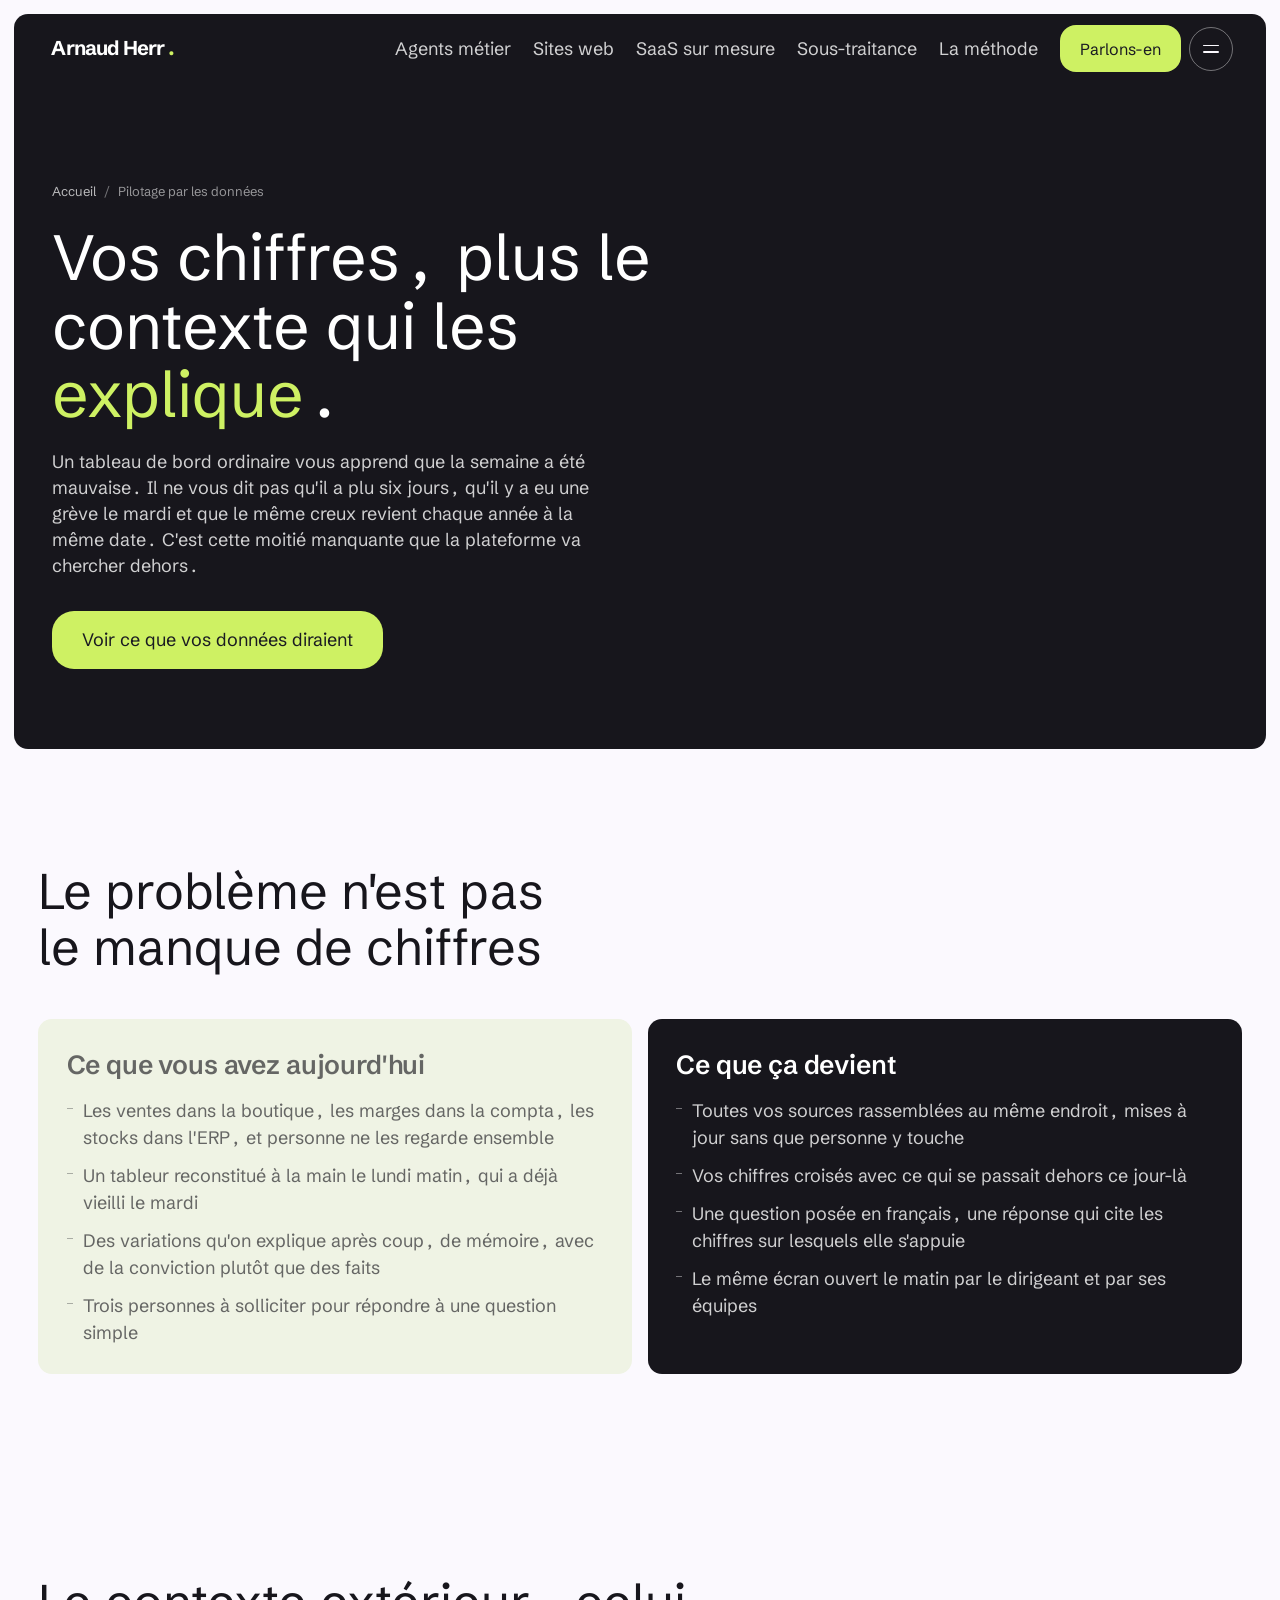
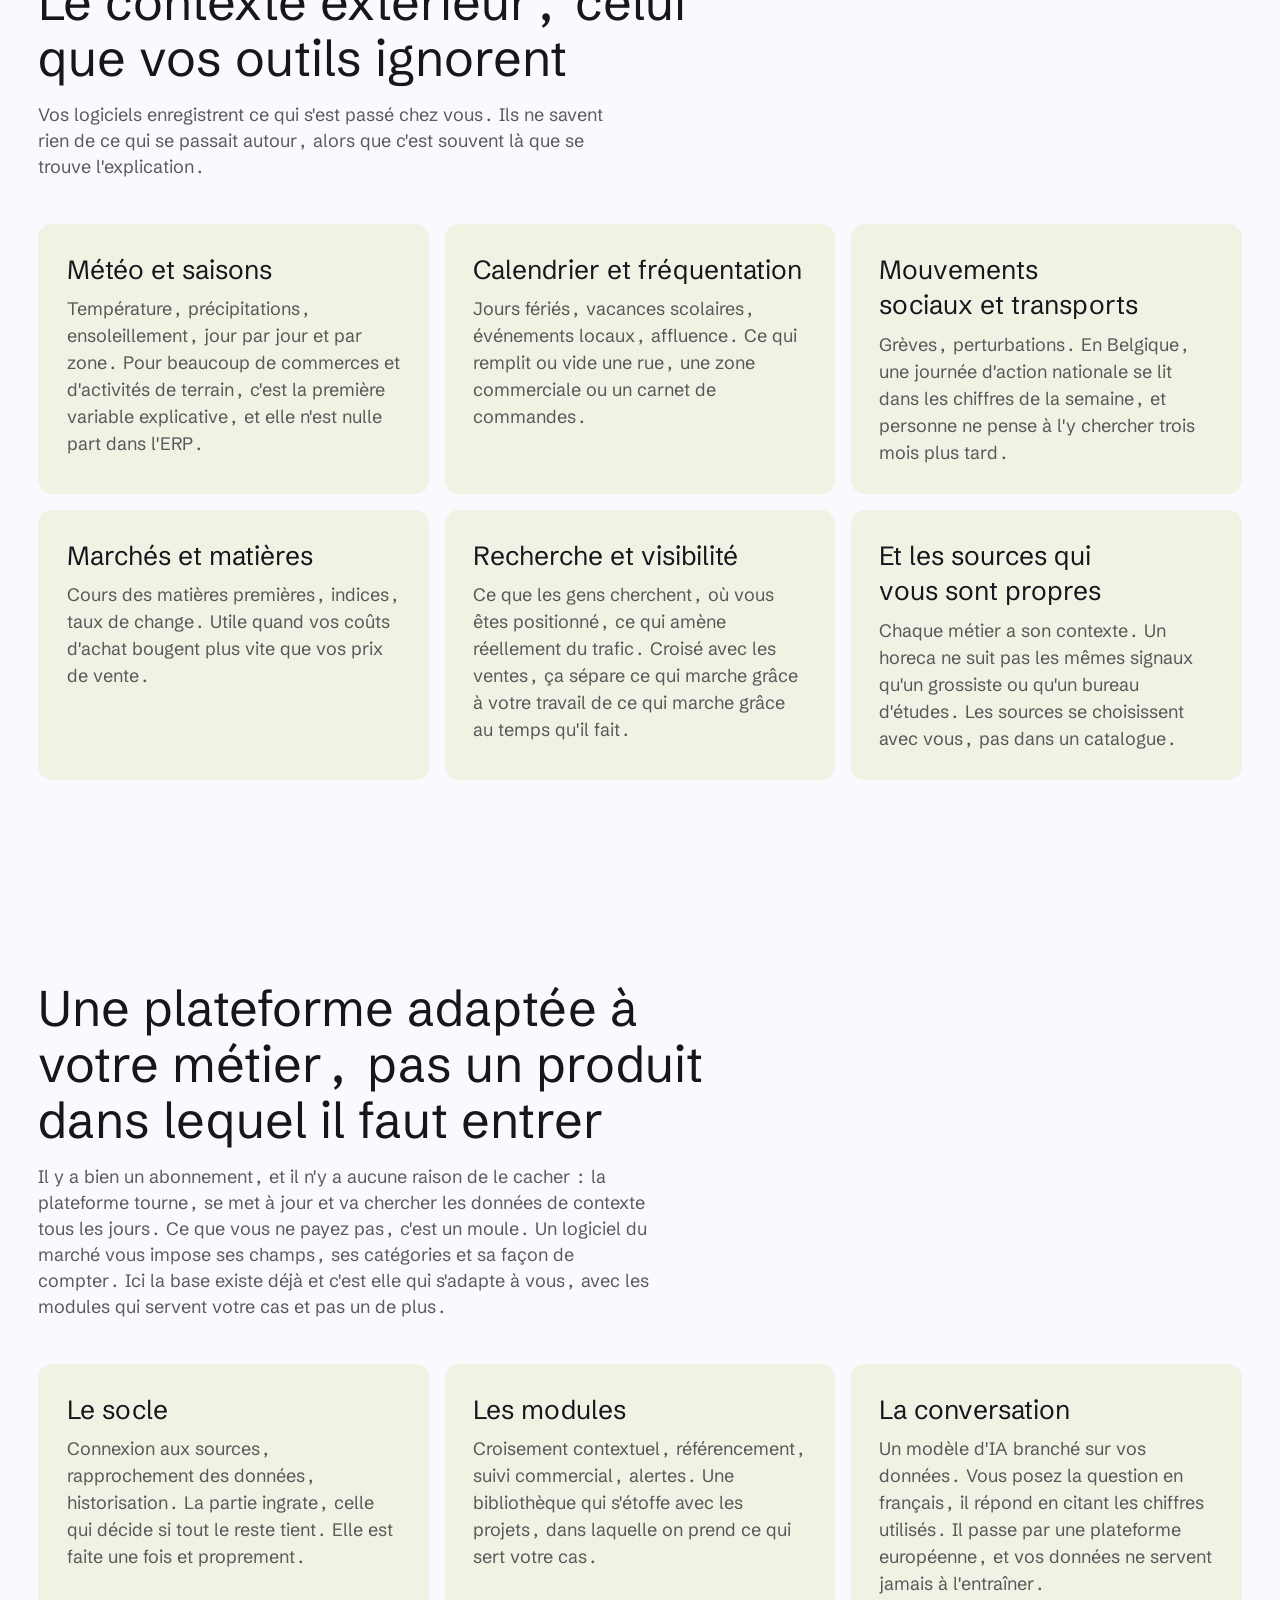
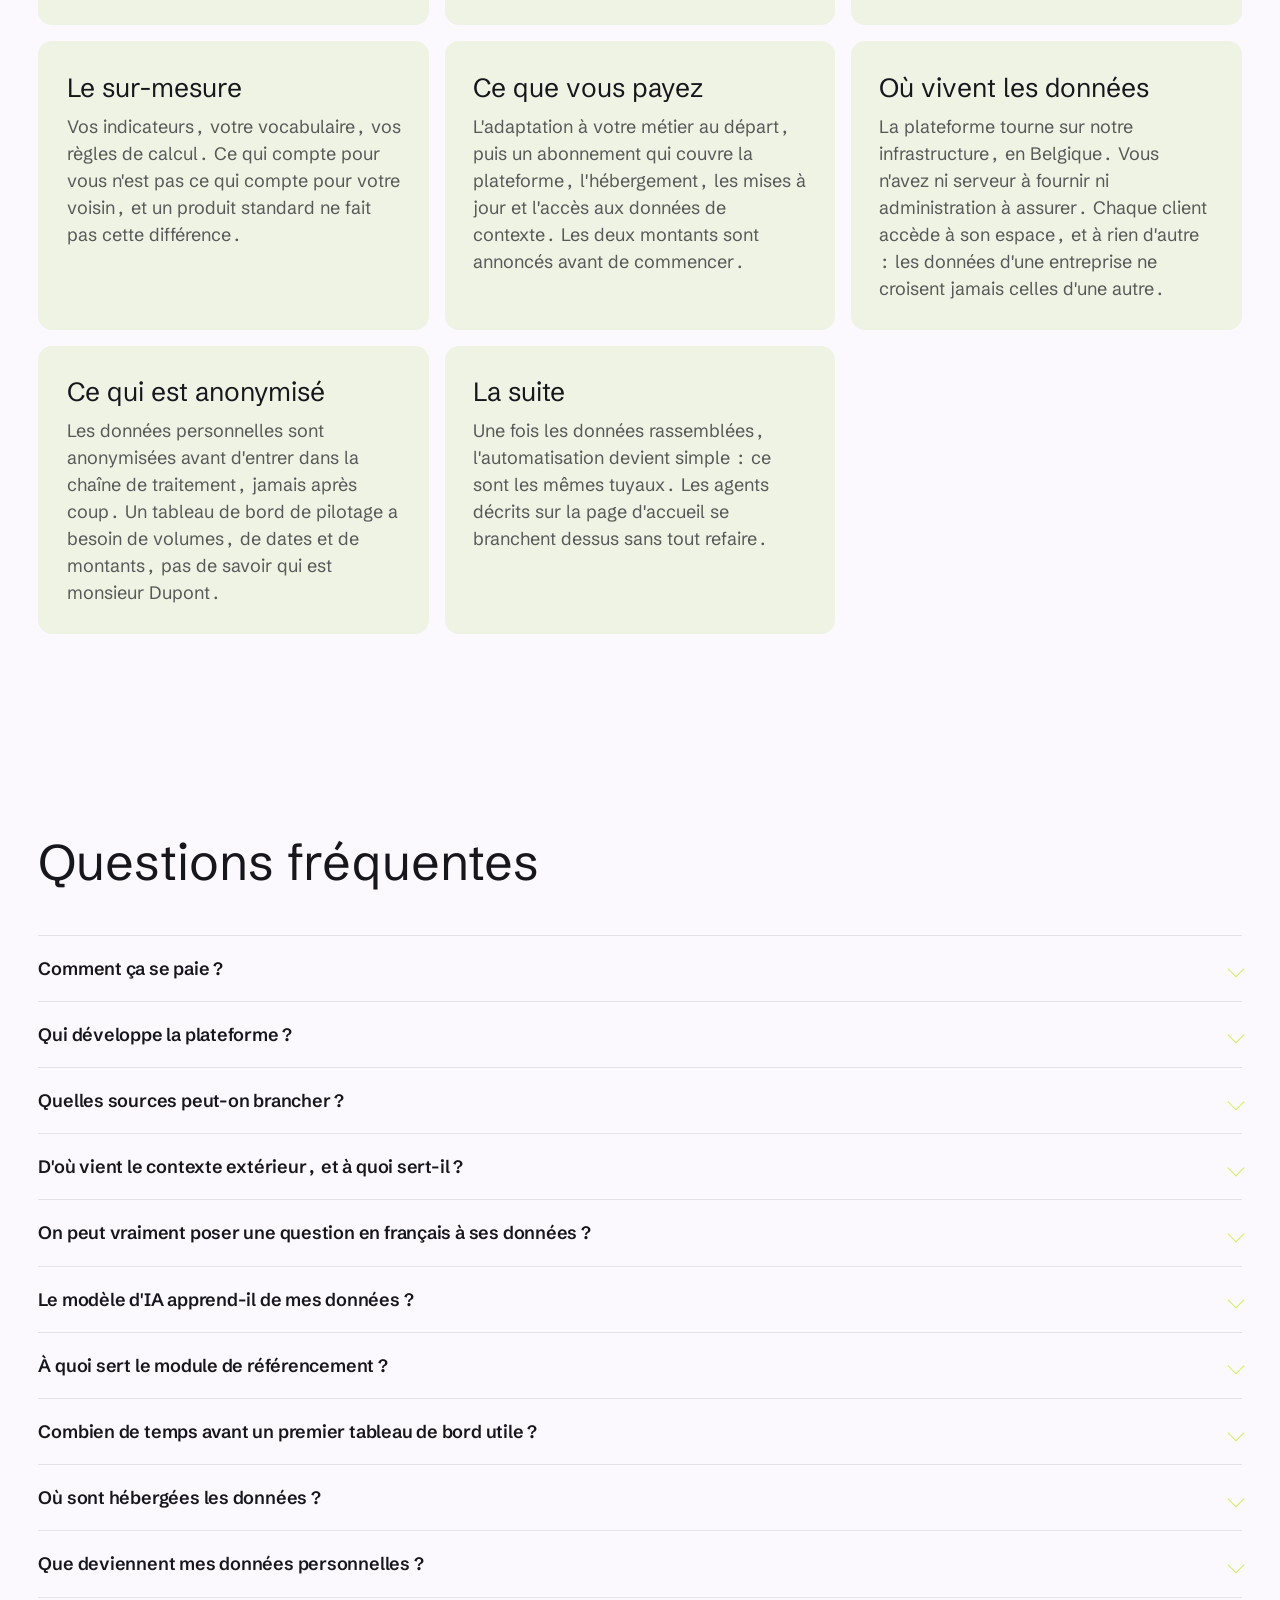
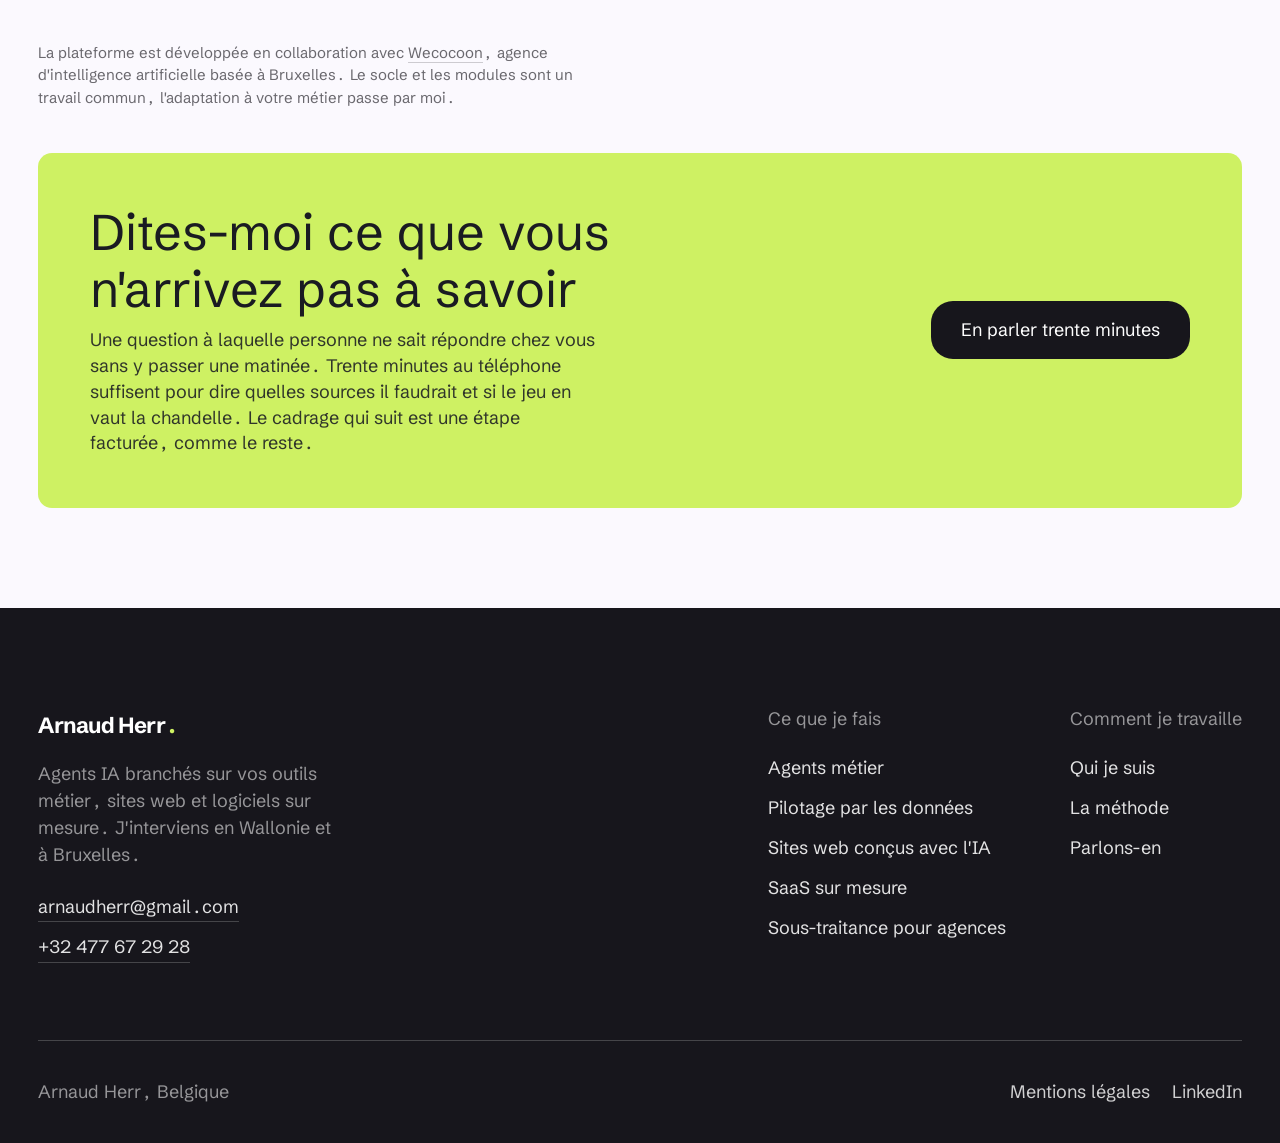
<file: pilotage-donnees/index.html>
<!DOCTYPE html>
<html lang="fr">
<head>
<meta charset="UTF-8">
<meta name="viewport" content="width=device-width, initial-scale=1">
<meta name="color-scheme" content="light only">
<meta name="theme-color" content="#1B1B19">

<title>Tableau de bord et croisement de données | Belgique</title>
<meta name="description" content="Plateforme de pilotage adaptée à votre métier : vos données croisées avec le contexte extérieur, météo, fréquentation, grèves, cours, et un modèle d'IA pour interroger le tout en français.">
<meta name="author" content="Arnaud Herr">
<meta name="robots" content="index, follow, max-image-preview:large, max-snippet:-1">
<link rel="canonical" href="https://paperstrip.github.io/website/pilotage-donnees/">

<meta property="og:type" content="website">
<meta property="og:locale" content="fr_BE">
<meta property="og:site_name" content="Arnaud Herr">
<meta property="og:url" content="https://paperstrip.github.io/website/pilotage-donnees/">
<meta property="og:title" content="Tableau de bord et croisement de données | Belgique">
<meta property="og:description" content="Plateforme de pilotage adaptée à votre métier : vos données croisées avec le contexte extérieur, météo, fréquentation, grèves, cours, et un modèle d'IA pour interroger le tout en français.">
<meta property="og:image" content="https://paperstrip.github.io/website/assets/og.jpg">
<meta property="og:image:width" content="1200">
<meta property="og:image:height" content="630">
<meta name="twitter:card" content="summary_large_image">
<meta name="twitter:title" content="Tableau de bord et croisement de données | Belgique">
<meta name="twitter:description" content="Plateforme de pilotage adaptée à votre métier : vos données croisées avec le contexte extérieur, météo, fréquentation, grèves, cours, et un modèle d'IA pour interroger le tout en français.">
<meta name="twitter:image" content="https://paperstrip.github.io/website/assets/og.jpg">

<link rel="preload" href="../assets/fonts/sg-latin.woff2" as="font" type="font/woff2" crossorigin>
<link rel="stylesheet" href="../assets/site.css">
<style>
  /* ==================================================================
     COULEURS DE LA PLATEFORME
     Relevées sur l'interface : vert #CEF163, fond lavande très clair
     #FBF9FE, cartes blanches, texte sur l'accent en #1A1B22.
     L'accent étant clair, le texte posé dessus passe en sombre : c'est
     le rôle de --brand-on-accent, blanc partout ailleurs sur le site.
     L'encre, les fonds sombres et la typographie ne changent pas.
     Vérifier après modification : node tools/contraste.js
     ================================================================== */
  :root{
    --brand-accent:#CEF163;      /* accent : boutons, pastilles */
    --brand-on-accent:#1A1B22;   /* texte posé sur l'accent */
    --brand-second:#E4F5B4;      /* secondaire : fonds d'appui */
    --brand-tint:#EFF3E4;        /* teinte claire : cartes */
    --brand-tint-2:#FBF9FE;      /* teinte très claire : fonds de section */
    --brand-page:#FBF9FE;        /* fond de page, le lavande de la plateforme */
  }
  /* Le vert est trop clair pour servir de couleur de texte sur fond clair :
     il tomberait à 1,6 sur blanc. Les liens prennent la même teinte assombrie,
     donc ils restent verts et restent lisibles. */
  :root{--coral-t:#5B7703}
</style>
<script type="application/ld+json">
{
 "@context": "https://schema.org",
 "@graph": [
  {
   "@type": "WebPage",
   "@id": "https://paperstrip.github.io/website/pilotage-donnees/#webpage",
   "url": "https://paperstrip.github.io/website/pilotage-donnees/",
   "name": "Tableau de bord et croisement de données | Belgique",
   "description": "Plateforme de pilotage adaptée à votre métier : vos données croisées avec le contexte extérieur, météo, fréquentation, grèves, cours, et un modèle d'IA pour interroger le tout en français.",
   "isPartOf": {
    "@id": "https://paperstrip.github.io/website/#website"
   },
   "inLanguage": "fr-BE",
   "primaryImageOfPage": {
    "@type": "ImageObject",
    "url": "https://paperstrip.github.io/website/assets/og.jpg",
    "width": 1200,
    "height": 630
   },
   "breadcrumb": {
    "@id": "https://paperstrip.github.io/website/pilotage-donnees/#breadcrumb"
   },
   "about": {
    "@id": "https://paperstrip.github.io/website/pilotage-donnees/#service"
   }
  },
  {
   "@type": "BreadcrumbList",
   "@id": "https://paperstrip.github.io/website/pilotage-donnees/#breadcrumb",
   "itemListElement": [
    {
     "@type": "ListItem",
     "position": 1,
     "name": "Accueil",
     "item": "https://paperstrip.github.io/website/"
    },
    {
     "@type": "ListItem",
     "position": 2,
     "name": "Pilotage par les données",
     "item": "https://paperstrip.github.io/website/pilotage-donnees/"
    }
   ]
  },
  {
   "@type": "Service",
   "@id": "https://paperstrip.github.io/website/pilotage-donnees/#service",
   "name": "Plateforme de pilotage et de croisement de données",
   "serviceType": "Tableau de bord décisionnel et croisement de données pour entreprises",
   "description": "Plateforme adaptée au métier du client : sources internes rassemblées, croisées avec des données de contexte extérieur, restituées sur un tableau de bord et interrogeables en langage naturel grâce à un modèle d'IA intégré. Modules activables selon le besoin, dont un module de référencement croisant recherches, positions et ventes.",
   "provider": [
    {
     "@id": "https://paperstrip.github.io/website/#person"
    },
    {
     "@id": "https://www.wecocoon.com/#organization"
    }
   ],
   "areaServed": [
    {
     "@type": "Country",
     "name": "Belgique"
    },
    {
     "@type": "AdministrativeArea",
     "name": "Wallonie"
    },
    {
     "@type": "AdministrativeArea",
     "name": "Région de Bruxelles-Capitale"
    }
   ],
   "availableLanguage": [
    "fr"
   ],
   "url": "https://paperstrip.github.io/website/pilotage-donnees/",
   "isPartOf": {
    "@id": "https://paperstrip.github.io/website/#service"
   },
   "audience": {
    "@type": "BusinessAudience",
    "name": "Entreprises belges dont les données sont réparties dans plusieurs outils"
   }
  },
  {
   "@type": "FAQPage",
   "@id": "https://paperstrip.github.io/website/pilotage-donnees/#faq",
   "isPartOf": {
    "@id": "https://paperstrip.github.io/website/pilotage-donnees/#webpage"
   },
   "inLanguage": "fr-BE",
   "mainEntity": [
    {
     "@type": "Question",
     "name": "Comment ça se paie ?",
     "acceptedAnswer": {
      "@type": "Answer",
      "text": "En deux temps : l'adaptation à votre métier au départ, puis un abonnement mensuel qui couvre la plateforme, l'hébergement, les mises à jour et l'accès aux données de contexte. Oui, il y a donc un abonnement. La différence avec un logiciel du marché n'est pas là : elle est dans le fait que vous n'entrez pas dans un moule. Vous ne payez pas des fonctions que vous n'ouvrirez jamais, et vos indicateurs restent les vôtres."
     }
    },
    {
     "@type": "Question",
     "name": "Qui développe la plateforme ?",
     "acceptedAnswer": {
      "@type": "Answer",
      "text": "Le socle et les modules sont développés en collaboration avec Wecocoon, une agence d'intelligence artificielle basée à Bruxelles. L'adaptation à votre métier, le branchement de vos sources et le suivi passent par moi. Vous avez un interlocuteur, pas deux."
     }
    },
    {
     "@type": "Question",
     "name": "Quelles sources peut-on brancher ?",
     "acceptedAnswer": {
      "@type": "Answer",
      "text": "Tout ce qui expose une API ou une base : ERP, CRM, boutique en ligne, caisse, comptabilité, outil de planning, fichiers déposés à intervalle régulier. Quand une source n'expose rien, on regarde s'il existe un export automatisable avant de conclure que c'est impossible."
     }
    },
    {
     "@type": "Question",
     "name": "D'où vient le contexte extérieur, et à quoi sert-il ?",
     "acceptedAnswer": {
      "@type": "Answer",
      "text": "De sources publiques et de fournisseurs de données : météo, jours fériés, vacances scolaires, fréquentation, mouvements sociaux, cours des matières premières, indices de marché. Seul, votre chiffre d'affaires dit que la semaine a été mauvaise. Croisé avec six jours de pluie et une grève ferroviaire le mardi, il dit pourquoi, et ce qu'il faut en conclure pour la semaine suivante."
     }
    },
    {
     "@type": "Question",
     "name": "On peut vraiment poser une question en français à ses données ?",
     "acceptedAnswer": {
      "@type": "Answer",
      "text": "Oui. Un modèle d'IA est intégré à la plateforme et interroge vos données pour répondre. Il ne remplace pas le tableau de bord, il évite d'avoir à construire un rapport chaque fois qu'une question se pose. Les réponses citent les chiffres sur lesquels elles s'appuient, pour que vous puissiez vérifier plutôt que croire."
     }
    },
    {
     "@type": "Question",
     "name": "Le modèle d'IA apprend-il de mes données ?",
     "acceptedAnswer": {
      "@type": "Answer",
      "text": "Non. Le modèle est appelé par une plateforme européenne sur laquelle l'apprentissage à partir des données clients est bloqué. Vos chiffres servent à répondre à vos questions, puis s'arrêtent là : ils n'entraînent aucun modèle et ne nourrissent les réponses de personne d'autre. Les réponses sont générées par une IA et la plateforme l'indique, comme le prévoit le règlement européen sur l'IA."
     }
    },
    {
     "@type": "Question",
     "name": "À quoi sert le module de référencement ?",
     "acceptedAnswer": {
      "@type": "Answer",
      "text": "À rapprocher deux choses qui vivent séparément : ce que les gens cherchent et ce qu'ils achètent. Les positions, les recherches qui amènent du trafic et les ventes réelles sont croisées avec le contexte. On voit alors ce qui se vend parce que le référencement travaille, et ce qui se vend parce qu'il a plu."
     }
    },
    {
     "@type": "Question",
     "name": "Combien de temps avant un premier tableau de bord utile ?",
     "acceptedAnswer": {
      "@type": "Answer",
      "text": "Quelques semaines pour deux ou trois sources et une poignée d'indicateurs qui répondent à des questions que vous vous posez déjà. On étend ensuite, source par source. Un tableau de bord qui ouvre sur trente cases finit en onglet qu'on ne rouvre pas."
     }
    },
    {
     "@type": "Question",
     "name": "Où sont hébergées les données ?",
     "acceptedAnswer": {
      "@type": "Answer",
      "text": "Sur notre infrastructure, en Belgique. Vous n'avez rien à héberger ni à maintenir, et c'est compris dans l'abonnement. Chaque client dispose de son espace, cloisonné : vous accédez aux vôtres, à rien d'autre, et personne d'autre n'accède aux vôtres."
     }
    },
    {
     "@type": "Question",
     "name": "Que deviennent mes données personnelles ?",
     "acceptedAnswer": {
      "@type": "Answer",
      "text": "Elles sont anonymisées avant d'entrer dans la chaîne de traitement, pas nettoyées ensuite. Le pilotage travaille sur des volumes, des dates, des montants et des catégories : l'identité d'un client ou d'un salarié n'a aucune utilité pour répondre à la question de savoir pourquoi la semaine a été mauvaise. Les traitements sont tracés de bout en bout, comme l'exige le RGPD."
     }
    }
   ]
  },
  {
   "@type": "Organization",
   "@id": "https://www.wecocoon.com/#organization",
   "name": "Wecocoon",
   "url": "https://www.wecocoon.com/",
   "description": "Agence d'intelligence artificielle basée à Bruxelles, partenaire de développement de la plateforme de pilotage."
  }
 ]
}
</script>
</head>
<body>

<a class="skip" href="#main">Aller au contenu</a>

<header class="site-header" id="siteHeader">
  <div class="wrap">
    <div class="nav-in">
      <a href="../" class="logo">Arnaud Herr<span>.</span></a>
      <div class="nav-right">
        <nav class="nav-links" aria-label="Navigation principale">
          <a href="../">Agents métier</a>
          <a href="../sites-web-ia/">Sites web</a>
          <a href="../saas-sur-mesure/">SaaS sur mesure</a>
          <a href="../sous-traitance/">Sous-traitance</a>
          <a href="../ia-maitrisee/">La méthode</a>
        </nav>
        <a href="../contact/" class="btn btn-sm">Parlons-en</a>
        <button class="burger" id="burger" type="button" aria-expanded="false" aria-controls="megaMenu" aria-label="Ouvrir le menu">
          <span></span><span></span>
        </button>
      </div>
    </div>
    <div class="megamenu" id="megaMenu" role="dialog" aria-modal="true" aria-label="Menu principal" aria-hidden="true">
      <div class="wrap">
        <nav class="mega-nav" aria-label="Offres">
          <span class="lbl">Ce que je fais</span>
          <a href="../" class="mega-anim">
            <span class="i">01</span>
            <span class="t">Agents métier</span>
            <span class="d">La logique agentique livrée en API, branchée sur vos outils métier.</span>
          </a>
          <a href="../sites-web-ia/" class="mega-anim">
            <span class="i">02</span>
            <span class="t">Sites web</span>
            <span class="d">Statiques ou WordPress. Générés avec l'IA, puis repris à la main.</span>
          </a>
          <a href="../saas-sur-mesure/" class="mega-anim">
            <span class="i">03</span>
            <span class="t">SaaS sur mesure</span>
            <span class="d">Un outil taillé sur votre processus, construit en semaines.</span>
          </a>
          <a href="../sous-traitance/" class="mega-anim">
            <span class="i">04</span>
            <span class="t">Sous-traitance</span>
            <span class="d">Renfort technique en marque blanche pour agences et sociétés de services.</span>
          </a>
        </nav>
        <div class="mega-apart">
          <span class="lbl">Notre produit</span>
          <a href="../pilotage-donnees/" class="mega-anim" aria-current="page">
            <span class="t">Pilotage par les données</span>
            <span class="d">Vos chiffres croisés avec le contexte extérieur, interrogeables en français.</span>
          </a>
        </div>
        <nav class="mega-plus" aria-label="Pages complémentaires">
          <span class="lbl">En savoir plus</span>
          <a href="../ia-maitrisee/" class="mega-anim"><span class="t">La méthode</span></a>
          <a href="../a-propos/" class="mega-anim"><span class="t">Qui je suis</span></a>
          <a href="../contact/" class="mega-anim"><span class="t">Parlons-en</span></a>
        </nav>
<div class="mega-foot">
          <div>
            <p class="lbl">Écrire</p>
            <a href="mailto:arnaudherr@gmail.com">arnaudherr@gmail.com</a>
          </div>
          <div>
            <p class="lbl">Appeler</p>
            <a href="tel:+32477672928">+32 477 67 29 28</a>
          </div>
          <div>
            <p class="lbl">Suivre</p>
            <a href="https://www.linkedin.com/in/arnaud-herr/" rel="noopener">LinkedIn</a>
          </div>
          <div>
            <p class="lbl">Basé en</p>
            <span>Belgique</span>
          </div>
        </div>
      </div>
    </div>
  </div>
</header>

<main id="main">

  <section class="page-hero" aria-labelledby="h1">
    <div class="wrap">
      <nav class="crumb" aria-label="Fil d'Ariane">
        <ol>
          <li><a href="../">Accueil</a></li>
          <li><span aria-current="page">Pilotage par les données</span></li>
        </ol>
      </nav>
      <h1 id="h1" data-rv>Vos chiffres, plus le contexte qui les <em>explique</em>.</h1>
      <p class="lead" data-rv>Un tableau de bord ordinaire vous apprend que la semaine a été mauvaise. Il ne vous
      dit pas qu'il a plu six jours, qu'il y a eu une grève le mardi et que le même creux revient chaque année à
      la même date. C'est cette moitié manquante que la plateforme va chercher dehors.</p>
      <p data-rv>
        <a href="../contact/" class="btn btn-block">Voir ce que vos données diraient</a>
      </p>
    </div>
  </section>

  <section aria-labelledby="s1">
    <div class="wrap">
      <h2 class="sec-head" id="s1" data-rv>Le problème n'est pas le manque de chiffres</h2>
      <div class="versus">
        <div class="v-then" data-rv>
          <h3>Ce que vous avez aujourd'hui</h3>
          <ul>
            <li>Les ventes dans la boutique, les marges dans la compta, les stocks dans l'ERP, et personne ne les regarde ensemble</li>
            <li>Un tableur reconstitué à la main le lundi matin, qui a déjà vieilli le mardi</li>
            <li>Des variations qu'on explique après coup, de mémoire, avec de la conviction plutôt que des faits</li>
            <li>Trois personnes à solliciter pour répondre à une question simple</li>
          </ul>
        </div>
        <div class="v-now" data-rv>
          <h3>Ce que ça devient</h3>
          <ul>
            <li>Toutes vos sources rassemblées au même endroit, mises à jour sans que personne y touche</li>
            <li>Vos chiffres croisés avec ce qui se passait dehors ce jour-là</li>
            <li>Une question posée en français, une réponse qui cite les chiffres sur lesquels elle s'appuie</li>
            <li>Le même écran ouvert le matin par le dirigeant et par ses équipes</li>
          </ul>
        </div>
      </div>
    </div>
  </section>

  <section class="sec-soft" aria-labelledby="s2">
    <div class="wrap">
      <h2 class="sec-head" id="s2" data-rv>Le contexte extérieur, celui que vos outils ignorent</h2>
      <p class="lead" data-rv>Vos logiciels enregistrent ce qui s'est passé chez vous. Ils ne savent rien de ce qui
      se passait autour, alors que c'est souvent là que se trouve l'explication.</p>

      <div class="g3">
        <article class="card" data-rv>
          <h3>Météo et saisons</h3>
          <p>Température, précipitations, ensoleillement, jour par jour et par zone. Pour beaucoup de commerces et
          d'activités de terrain, c'est la première variable explicative, et elle n'est nulle part dans l'ERP.</p>
        </article>
        <article class="card" data-rv>
          <h3>Calendrier et fréquentation</h3>
          <p>Jours fériés, vacances scolaires, événements locaux, affluence. Ce qui remplit ou vide une rue, une
          zone commerciale ou un carnet de commandes.</p>
        </article>
        <article class="card" data-rv>
          <h3>Mouvements sociaux et transports</h3>
          <p>Grèves, perturbations. En Belgique, une journée d'action nationale se lit dans les chiffres de la
          semaine, et personne ne pense à l'y chercher trois mois plus tard.</p>
        </article>
        <article class="card" data-rv>
          <h3>Marchés et matières</h3>
          <p>Cours des matières premières, indices, taux de change. Utile quand vos coûts d'achat bougent plus vite
          que vos prix de vente.</p>
        </article>
        <article class="card" data-rv>
          <h3>Recherche et visibilité</h3>
          <p>Ce que les gens cherchent, où vous êtes positionné, ce qui amène réellement du trafic. Croisé avec les
          ventes, ça sépare ce qui marche grâce à votre travail de ce qui marche grâce au temps qu'il fait.</p>
        </article>
        <article class="card" data-rv>
          <h3>Et les sources qui vous sont propres</h3>
          <p>Chaque métier a son contexte. Un horeca ne suit pas les mêmes signaux qu'un grossiste ou qu'un bureau
          d'études. Les sources se choisissent avec vous, pas dans un catalogue.</p>
        </article>
      </div>
    </div>
  </section>

  <section aria-labelledby="s3">
    <div class="wrap">
      <h2 class="sec-head" id="s3" data-rv>Une plateforme adaptée à votre métier, pas un produit dans lequel il faut entrer</h2>
      <p class="lead" data-rv>Il y a bien un abonnement, et il n'y a aucune raison de le cacher : la plateforme
      tourne, se met à jour et va chercher les données de contexte tous les jours. Ce que vous ne payez pas, c'est
      un moule. Un logiciel du marché vous impose ses champs, ses catégories et sa façon de compter. Ici la base
      existe déjà et c'est elle qui s'adapte à vous, avec les modules qui servent votre cas et pas un de plus.</p>

      <div class="g3">
        <article class="card" data-rv>
          <h3>Le socle</h3>
          <p>Connexion aux sources, rapprochement des données, historisation. La partie ingrate, celle qui décide
          si tout le reste tient. Elle est faite une fois et proprement.</p>
        </article>
        <article class="card" data-rv>
          <h3>Les modules</h3>
          <p>Croisement contextuel, référencement, suivi commercial, alertes. Une bibliothèque qui s'étoffe avec
          les projets, dans laquelle on prend ce qui sert votre cas.</p>
        </article>
        <article class="card" data-rv>
          <h3>La conversation</h3>
          <p>Un modèle d'IA branché sur vos données. Vous posez la question en français, il répond en citant les
          chiffres utilisés. Il passe par une plateforme européenne, et vos données ne servent jamais à l'entraîner.</p>
        </article>
        <article class="card" data-rv>
          <h3>Le sur-mesure</h3>
          <p>Vos indicateurs, votre vocabulaire, vos règles de calcul. Ce qui compte pour vous n'est pas ce qui
          compte pour votre voisin, et un produit standard ne fait pas cette différence.</p>
        </article>
        <article class="card" data-rv>
          <h3>Ce que vous payez</h3>
          <p>L'adaptation à votre métier au départ, puis un abonnement qui couvre la plateforme, l'hébergement, les
          mises à jour et l'accès aux données de contexte. Les deux montants sont annoncés avant de commencer.</p>
        </article>
        <article class="card" data-rv>
          <h3>Où vivent les données</h3>
          <p>La plateforme tourne sur notre infrastructure, en Belgique. Vous n'avez ni serveur à fournir ni
          administration à assurer. Chaque client accède à son espace, et à rien d'autre : les données d'une
          entreprise ne croisent jamais celles d'une autre.</p>
        </article>
        <article class="card" data-rv>
          <h3>Ce qui est anonymisé</h3>
          <p>Les données personnelles sont anonymisées avant d'entrer dans la chaîne de traitement, jamais après
          coup. Un tableau de bord de pilotage a besoin de volumes, de dates et de montants, pas de savoir qui est
          monsieur Dupont.</p>
        </article>
        <article class="card" data-rv>
          <h3>La suite</h3>
          <p>Une fois les données rassemblées, l'automatisation devient simple : ce sont les mêmes tuyaux. Les
          agents décrits sur la page d'accueil se branchent dessus sans tout refaire.</p>
        </article>
      </div>
    </div>
  </section>

  <section class="sec-soft" aria-labelledby="s4">
    <div class="wrap">
      <h2 class="sec-head" id="s4" data-rv>Questions fréquentes</h2>
      <div class="faq">
        <details>
          <summary>Comment ça se paie ?</summary>
          <p>En deux temps : l'adaptation à votre métier au départ, puis un abonnement mensuel qui couvre la plateforme, l'hébergement, les mises à jour et l'accès aux données de contexte. Oui, il y a donc un abonnement. La différence avec un logiciel du marché n'est pas là : elle est dans le fait que vous n'entrez pas dans un moule. Vous ne payez pas des fonctions que vous n'ouvrirez jamais, et vos indicateurs restent les vôtres.</p>
        </details>
        <details>
          <summary>Qui développe la plateforme ?</summary>
          <p>Le socle et les modules sont développés en collaboration avec Wecocoon, une agence d'intelligence artificielle basée à Bruxelles. L'adaptation à votre métier, le branchement de vos sources et le suivi passent par moi. Vous avez un interlocuteur, pas deux.</p>
        </details>
        <details>
          <summary>Quelles sources peut-on brancher ?</summary>
          <p>Tout ce qui expose une API ou une base : ERP, CRM, boutique en ligne, caisse, comptabilité, outil de planning, fichiers déposés à intervalle régulier. Quand une source n'expose rien, on regarde s'il existe un export automatisable avant de conclure que c'est impossible.</p>
        </details>
        <details>
          <summary>D'où vient le contexte extérieur, et à quoi sert-il ?</summary>
          <p>De sources publiques et de fournisseurs de données : météo, jours fériés, vacances scolaires, fréquentation, mouvements sociaux, cours des matières premières, indices de marché. Seul, votre chiffre d'affaires dit que la semaine a été mauvaise. Croisé avec six jours de pluie et une grève ferroviaire le mardi, il dit pourquoi, et ce qu'il faut en conclure pour la semaine suivante.</p>
        </details>
        <details>
          <summary>On peut vraiment poser une question en français à ses données ?</summary>
          <p>Oui. Un modèle d'IA est intégré à la plateforme et interroge vos données pour répondre. Il ne remplace pas le tableau de bord, il évite d'avoir à construire un rapport chaque fois qu'une question se pose. Les réponses citent les chiffres sur lesquels elles s'appuient, pour que vous puissiez vérifier plutôt que croire.</p>
        </details>
        <details>
          <summary>Le modèle d'IA apprend-il de mes données ?</summary>
          <p>Non. Le modèle est appelé par une plateforme européenne sur laquelle l'apprentissage à partir des données clients est bloqué. Vos chiffres servent à répondre à vos questions, puis s'arrêtent là : ils n'entraînent aucun modèle et ne nourrissent les réponses de personne d'autre. Les réponses sont générées par une IA et la plateforme l'indique, comme le prévoit le règlement européen sur l'IA.</p>
        </details>
        <details>
          <summary>À quoi sert le module de référencement ?</summary>
          <p>À rapprocher deux choses qui vivent séparément : ce que les gens cherchent et ce qu'ils achètent. Les positions, les recherches qui amènent du trafic et les ventes réelles sont croisées avec le contexte. On voit alors ce qui se vend parce que le référencement travaille, et ce qui se vend parce qu'il a plu.</p>
        </details>
        <details>
          <summary>Combien de temps avant un premier tableau de bord utile ?</summary>
          <p>Quelques semaines pour deux ou trois sources et une poignée d'indicateurs qui répondent à des questions que vous vous posez déjà. On étend ensuite, source par source. Un tableau de bord qui ouvre sur trente cases finit en onglet qu'on ne rouvre pas.</p>
        </details>
        <details>
          <summary>Où sont hébergées les données ?</summary>
          <p>Sur notre infrastructure, en Belgique. Vous n'avez rien à héberger ni à maintenir, et c'est compris dans l'abonnement. Chaque client dispose de son espace, cloisonné : vous accédez aux vôtres, à rien d'autre, et personne d'autre n'accède aux vôtres.</p>
        </details>
        <details>
          <summary>Que deviennent mes données personnelles ?</summary>
          <p>Elles sont anonymisées avant d'entrer dans la chaîne de traitement, pas nettoyées ensuite. Le pilotage travaille sur des volumes, des dates, des montants et des catégories : l'identité d'un client ou d'un salarié n'a aucune utilité pour répondre à la question de savoir pourquoi la semaine a été mauvaise. Les traitements sont tracés de bout en bout, comme l'exige le RGPD.</p>
        </details>
      </div>
      <p class="mention" data-rv>La plateforme est développée en collaboration avec
      <a class="lnk" href="https://www.wecocoon.com/">Wecocoon</a>, agence d'intelligence artificielle basée à
      Bruxelles. Le socle et les modules sont un travail commun, l'adaptation à votre métier passe par moi.</p>

      <div class="band" data-rv>
        <div>
          <h2>Dites-moi ce que vous n'arrivez pas à savoir</h2>
          <p>Une question à laquelle personne ne sait répondre chez vous sans y passer une matinée. Trente minutes
          au téléphone suffisent pour dire quelles sources il faudrait et si le jeu en vaut la chandelle. Le
          cadrage qui suit est une étape facturée, comme le reste.</p>
        </div>
        <a href="../contact/" class="btn btn-block">En parler trente minutes</a>
      </div>
    </div>
  </section>

</main>


<footer class="site-footer">
  <div class="wrap">

    <div class="foot-top">
      <div class="foot-brand">
        <a href="../" class="foot-logo">Arnaud Herr<span>.</span></a>
        <p>Agents IA branchés sur vos outils métier, sites web et logiciels sur mesure.
        J'interviens en Wallonie et à Bruxelles.</p>
        <div class="foot-contact">
          <a href="mailto:arnaudherr@gmail.com">arnaudherr@gmail.com</a>
          <a href="tel:+32477672928">+32 477 67 29 28</a>
        </div>
      </div>

      <nav class="foot-cols" aria-label="Plan du site">
        <div class="foot-col">
          <p class="foot-lbl">Ce que je fais</p>
          <a href="../">Agents métier</a><br>
          <a href="../pilotage-donnees/">Pilotage par les données</a><br>
          <a href="../sites-web-ia/">Sites web conçus avec l'IA</a><br>
          <a href="../saas-sur-mesure/">SaaS sur mesure</a><br>
          <a href="../sous-traitance/">Sous-traitance pour agences</a>
        </div>
        <div class="foot-col">
          <p class="foot-lbl">Comment je travaille</p>
          <a href="../a-propos/">Qui je suis</a><br>
          <a href="../ia-maitrisee/">La méthode</a><br>
          <a href="../contact/">Parlons-en</a>
        </div>
      </nav>
    </div>

    <div class="foot-end">
      <p>Arnaud Herr, Belgique</p>
      <p class="r">
        <a href="../mentions-legales/">Mentions légales</a>
        <a href="https://www.linkedin.com/in/arnaud-herr/" rel="noopener">LinkedIn</a>
      </p>
    </div>

  </div>
</footer>

<script src="../assets/site.js" defer></script>

</body>
</body>
</html>
</file>
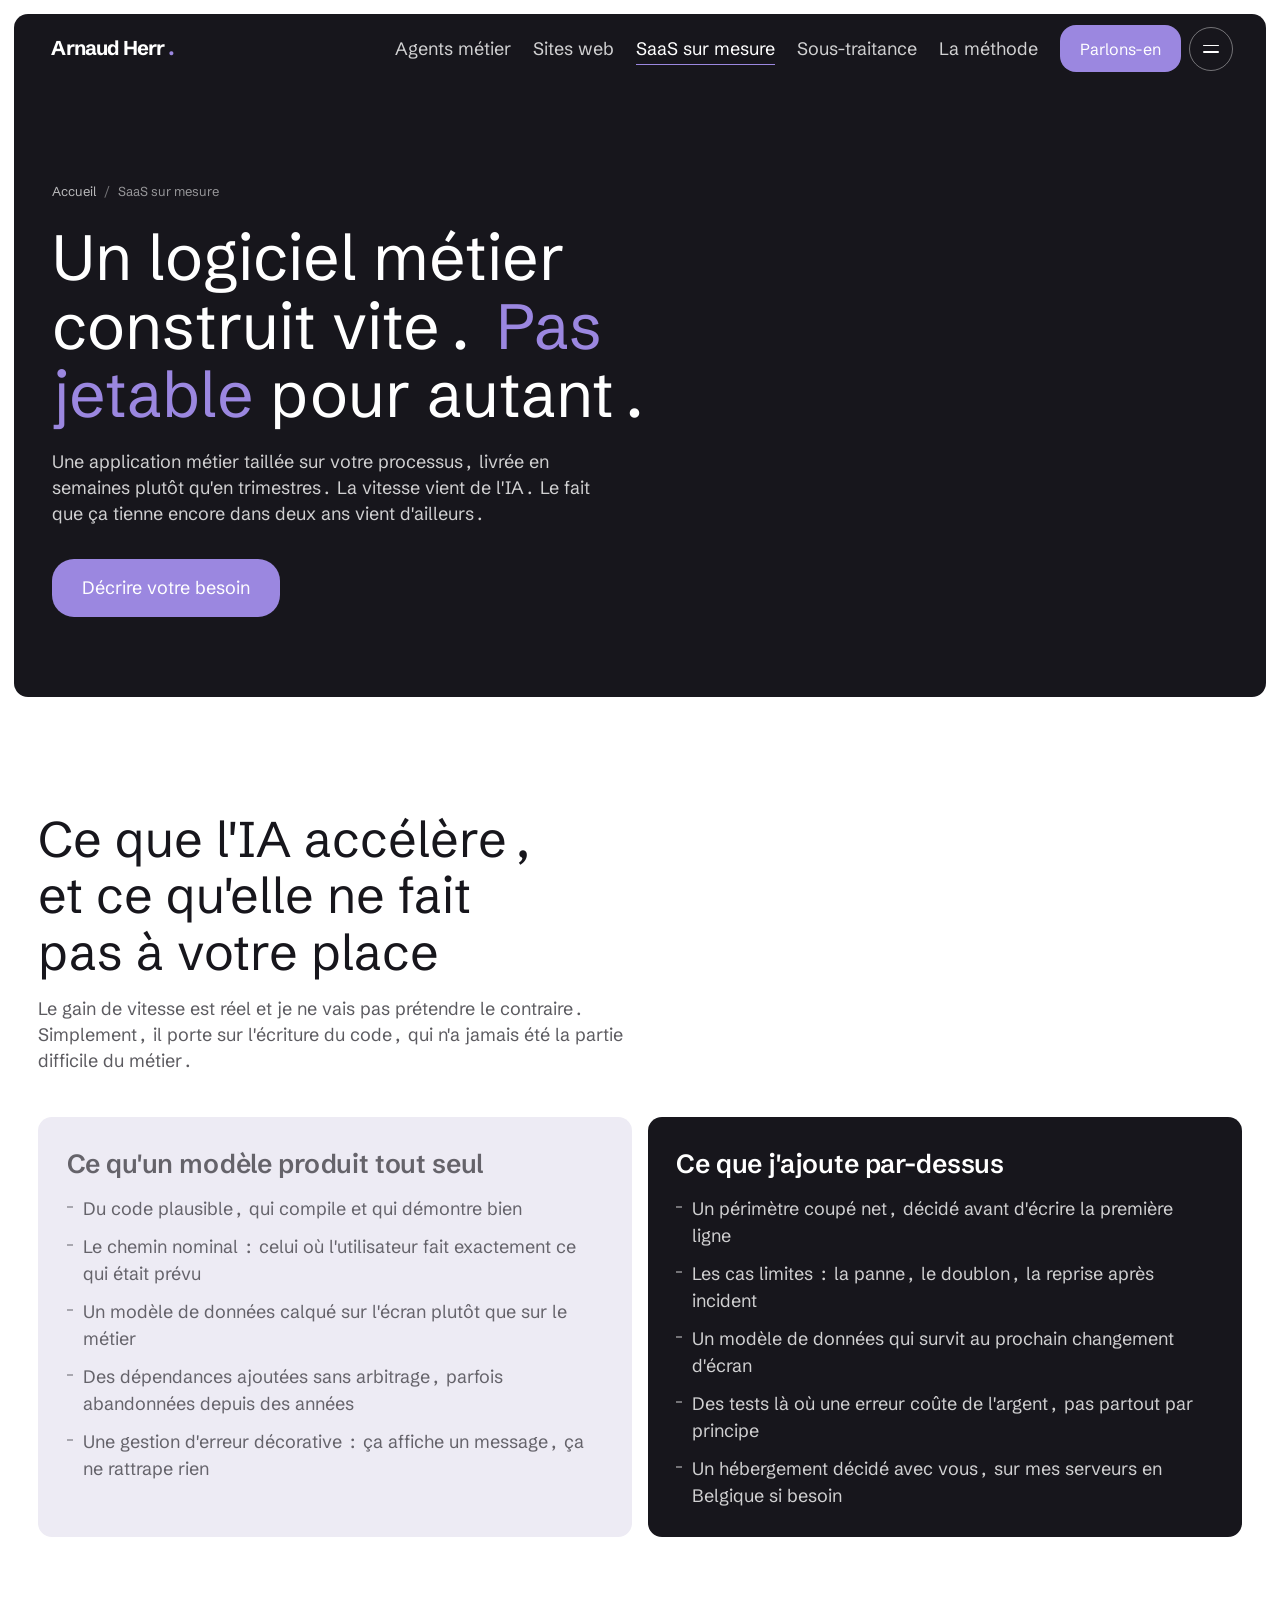
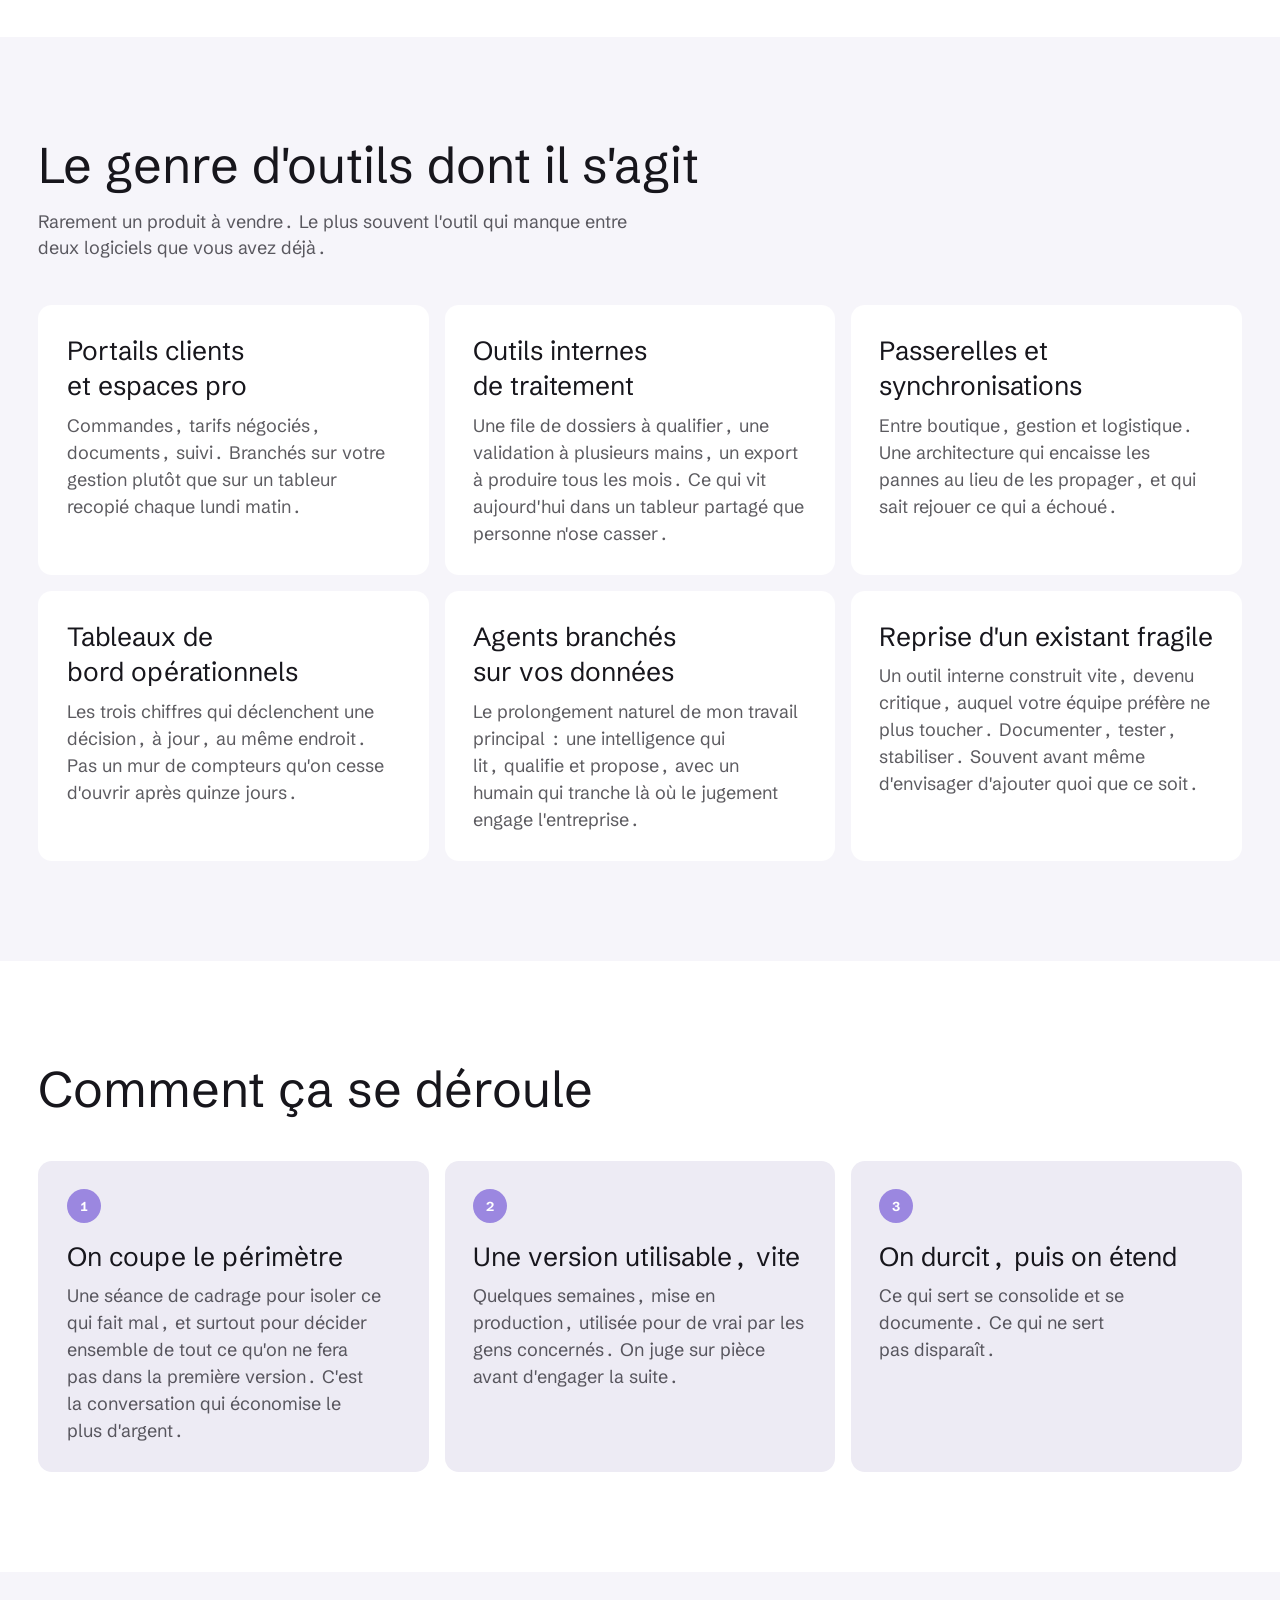
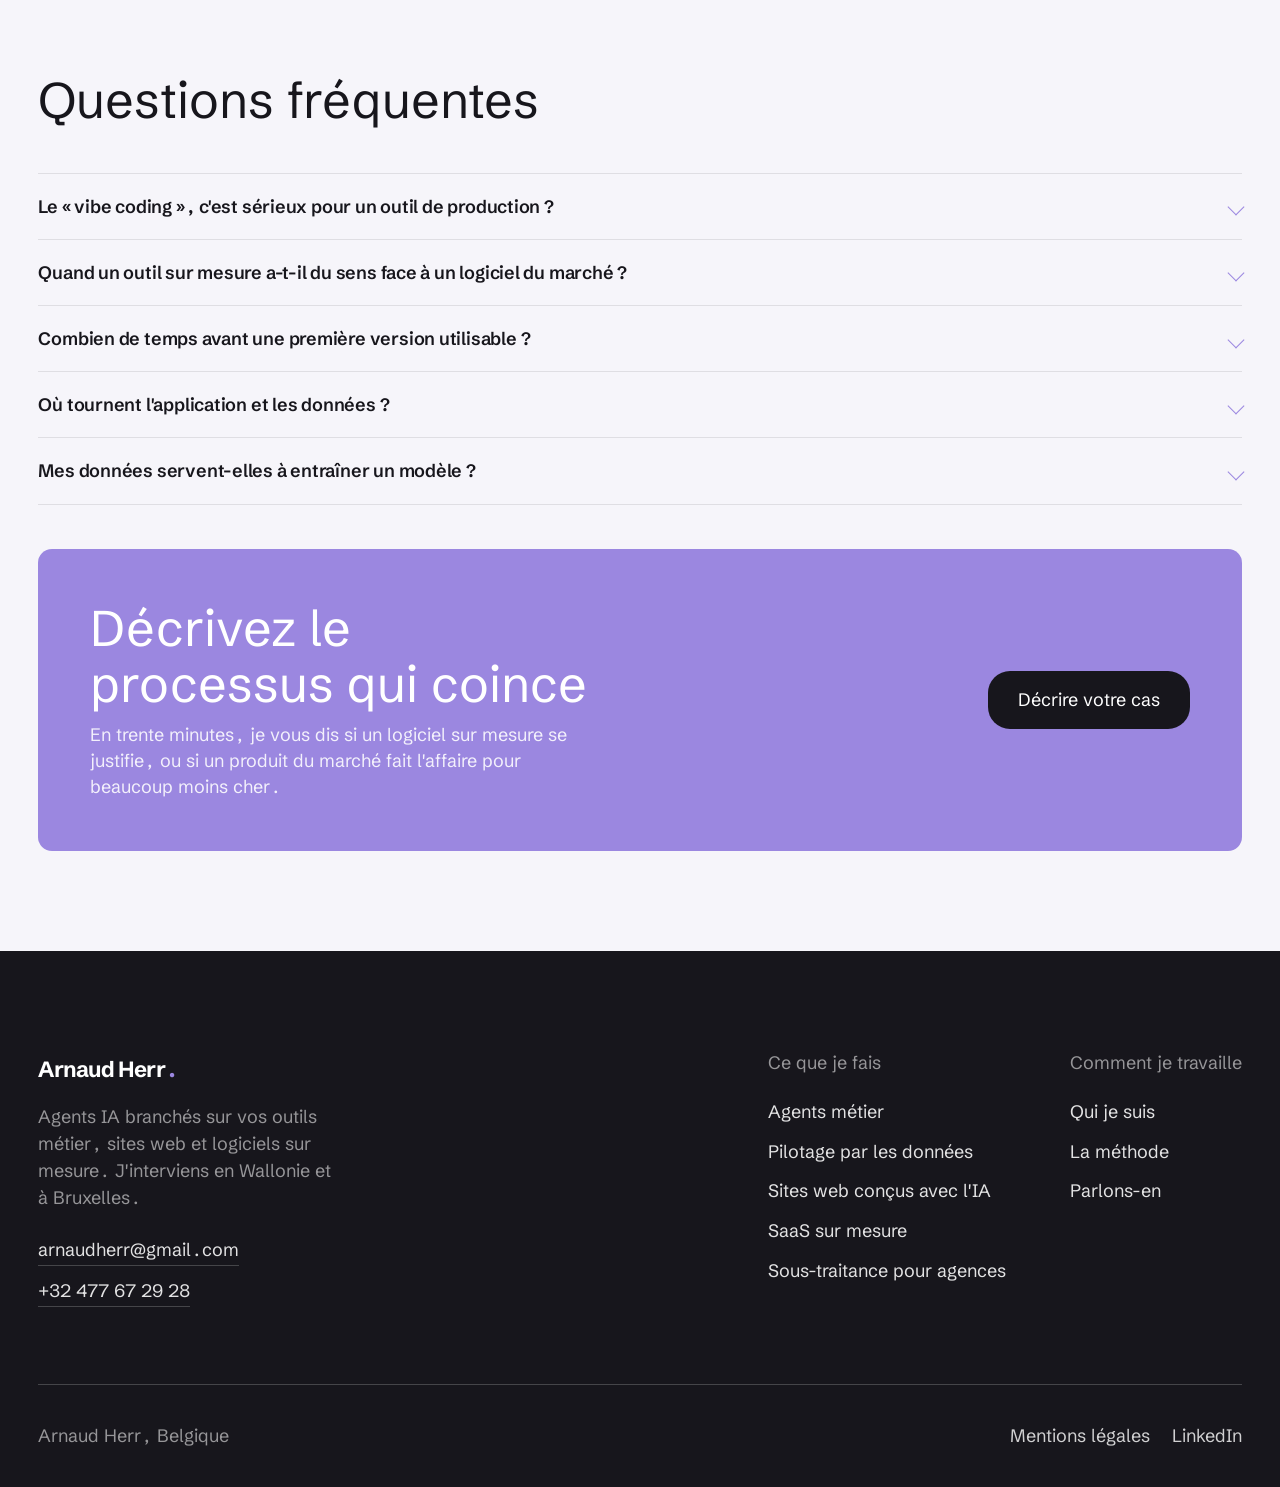
<file: saas-sur-mesure/index.html>
<!DOCTYPE html>
<html lang="fr">
<head>
<meta charset="UTF-8">
<meta name="viewport" content="width=device-width, initial-scale=1">
<meta name="color-scheme" content="light only">
<meta name="theme-color" content="#1B1B19">

<title>Logiciel métier sur mesure | Belgique</title>
<meta name="description" content="Logiciels et applications métier sur mesure pour entreprises belges, construits avec l'IA puis durcis. Hébergement possible sur serveurs en Belgique.">
<meta name="author" content="Arnaud Herr">
<meta name="robots" content="index, follow, max-image-preview:large, max-snippet:-1">
<link rel="canonical" href="https://paperstrip.github.io/website/saas-sur-mesure/">

<meta property="og:type" content="website">
<meta property="og:locale" content="fr_BE">
<meta property="og:site_name" content="Arnaud Herr">
<meta property="og:url" content="https://paperstrip.github.io/website/saas-sur-mesure/">
<meta property="og:title" content="Logiciel métier sur mesure | Belgique">
<meta property="og:description" content="Logiciels et applications métier sur mesure pour entreprises belges, construits avec l'IA puis durcis. Hébergement possible sur serveurs en Belgique.">
<meta property="og:image" content="https://paperstrip.github.io/website/assets/og.jpg">
<meta property="og:image:width" content="1200">
<meta property="og:image:height" content="630">
<meta name="twitter:card" content="summary_large_image">
<meta name="twitter:title" content="Logiciel métier sur mesure | Belgique">
<meta name="twitter:description" content="Logiciels et applications métier sur mesure pour entreprises belges, construits avec l'IA puis durcis. Hébergement possible sur serveurs en Belgique.">
<meta name="twitter:image" content="https://paperstrip.github.io/website/assets/og.jpg">

<link rel="preload" href="../assets/fonts/sg-latin.woff2" as="font" type="font/woff2" crossorigin>
<link rel="stylesheet" href="../assets/site.css">
<script type="application/ld+json">
{
 "@context": "https://schema.org",
 "@graph": [
  {
   "@type": "WebPage",
   "@id": "https://paperstrip.github.io/website/saas-sur-mesure/#webpage",
   "url": "https://paperstrip.github.io/website/saas-sur-mesure/",
   "name": "Logiciel métier sur mesure | Belgique",
   "description": "Logiciels et applications métier sur mesure pour entreprises belges, construits avec l'IA puis durcis. Hébergement possible sur serveurs en Belgique.",
   "isPartOf": {
    "@id": "https://paperstrip.github.io/website/#website"
   },
   "inLanguage": "fr-BE",
   "dateModified": "2026-08-30T11:55:27+00:00",
   "primaryImageOfPage": {
    "@type": "ImageObject",
    "url": "https://paperstrip.github.io/website/assets/og.jpg",
    "width": 1200,
    "height": 630
   },
   "breadcrumb": {
    "@id": "https://paperstrip.github.io/website/saas-sur-mesure/#breadcrumb"
   },
   "about": {
    "@id": "https://paperstrip.github.io/website/saas-sur-mesure/#service"
   }
  },
  {
   "@type": "BreadcrumbList",
   "@id": "https://paperstrip.github.io/website/saas-sur-mesure/#breadcrumb",
   "itemListElement": [
    {
     "@type": "ListItem",
     "position": 1,
     "name": "Accueil",
     "item": "https://paperstrip.github.io/website/"
    },
    {
     "@type": "ListItem",
     "position": 2,
     "name": "SaaS sur mesure",
     "item": "https://paperstrip.github.io/website/saas-sur-mesure/"
    }
   ]
  },
  {
   "@type": "Service",
   "@id": "https://paperstrip.github.io/website/saas-sur-mesure/#service",
   "name": "Développement de logiciel métier sur mesure",
   "serviceType": "Développement d'application métier assisté par IA",
   "description": "Logiciels et applications métier sur mesure construits avec l'IA puis durcis : périmètre coupé, cas limites traités, tests ciblés, tests là où une erreur coûte de l'argent par un autre prestataire.",
   "provider": {
    "@id": "https://paperstrip.github.io/website/#person"
   },
   "areaServed": [
    {
     "@type": "Country",
     "name": "Belgique"
    },
    {
     "@type": "AdministrativeArea",
     "name": "Wallonie"
    },
    {
     "@type": "AdministrativeArea",
     "name": "Région de Bruxelles-Capitale"
    }
   ],
   "availableLanguage": [
    "fr"
   ],
   "url": "https://paperstrip.github.io/website/saas-sur-mesure/",
   "isPartOf": {
    "@id": "https://paperstrip.github.io/website/#service"
   },
   "audience": {
    "@type": "BusinessAudience",
    "name": "Entreprises belges disposant d'un processus métier spécifique"
   }
  },
  {
   "@type": "FAQPage",
   "@id": "https://paperstrip.github.io/website/saas-sur-mesure/#faq",
   "isPartOf": {
    "@id": "https://paperstrip.github.io/website/saas-sur-mesure/#webpage"
   },
   "inLanguage": "fr-BE",
   "mainEntity": [
    {
     "@type": "Question",
     "name": "Le « vibe coding », c'est sérieux pour un outil de production ?",
     "acceptedAnswer": {
      "@type": "Answer",
      "text": "Pour construire, oui : la vitesse de production est réelle et il n'y a aucune raison de s'en priver. Pour livrer, non, pas seul. Un modèle produit du code plausible, ce qui n'est pas la même chose que du code juste. La valeur s'est déplacée de la frappe vers la spécification, la relecture et le test. C'est là que passe l'essentiel de mon temps."
     }
    },
    {
     "@type": "Question",
     "name": "Quand un outil sur mesure a-t-il du sens face à un logiciel du marché ?",
     "acceptedAnswer": {
      "@type": "Answer",
      "text": "Quand votre processus est votre avantage concurrentiel et qu'aucun produit du marché ne le suit sans contorsions. Quand vous payez des licences pour trois pour cent des fonctions. Ou quand l'outil existant impose une double saisie quotidienne. Si un logiciel standard fait le travail, je vous le dis : c'est moins cher pour vous et plus honnête pour moi."
     }
    },
    {
     "@type": "Question",
     "name": "Combien de temps avant une première version utilisable ?",
     "acceptedAnswer": {
      "@type": "Answer",
      "text": "Quelques semaines pour un périmètre volontairement étroit, mis en production et jugé en conditions réelles. On n'élargit qu'ensuite, et seulement sur ce qui a fait ses preuves."
     }
    },
    {
     "@type": "Question",
     "name": "Où tournent l'application et les données ?",
     "acceptedAnswer": {
      "@type": "Answer",
      "text": "Sur mes serveurs en Belgique dans la plupart des cas, ou chez l'hébergeur de votre choix si vous en avez déjà un. La décision se prend au départ, avant la première ligne de code."
     }
    },
    {
     "@type": "Question",
     "name": "Mes données servent-elles à entraîner un modèle ?",
     "acceptedAnswer": {
      "@type": "Answer",
      "text": "Non. Quand l'application fait appel à un modèle d'IA, elle passe par une plateforme européenne sur laquelle l'apprentissage à partir des données clients est bloqué. Les données personnelles sont anonymisées avant d'entrer dans la chaîne, et les traitements sont tracés de bout en bout, comme le demandent le RGPD et le règlement européen sur l'IA."
     }
    }
   ]
  }
 ]
}
</script>
</head>
<body>

<a class="skip" href="#main">Aller au contenu</a>

<header class="site-header" id="siteHeader">
  <div class="wrap">
    <div class="nav-in">
      <a href="../" class="logo">Arnaud Herr<span>.</span></a>
      <div class="nav-right">
        <nav class="nav-links" aria-label="Navigation principale">
          <a href="../">Agents métier</a>
          <a href="../sites-web-ia/">Sites web</a>
          <a href="../saas-sur-mesure/" aria-current="page">SaaS sur mesure</a>
          <a href="../sous-traitance/">Sous-traitance</a>
          <a href="../ia-maitrisee/">La méthode</a>
        </nav>
        <a href="../contact/" class="btn btn-sm">Parlons-en</a>
        <button class="burger" id="burger" type="button" aria-expanded="false" aria-controls="megaMenu" aria-label="Ouvrir le menu">
          <span></span><span></span>
        </button>
      </div>
    </div>
    <div class="megamenu" id="megaMenu" role="dialog" aria-modal="true" aria-label="Menu principal" aria-hidden="true">
      <div class="wrap">
        <nav class="mega-nav" aria-label="Offres">
          <span class="lbl">Ce que je fais</span>
          <a href="../" class="mega-anim">
            <span class="i">01</span>
            <span class="t">Agents métier</span>
            <span class="d">La logique agentique livrée en API, branchée sur vos outils métier.</span>
          </a>
          <a href="../sites-web-ia/" class="mega-anim">
            <span class="i">02</span>
            <span class="t">Sites web</span>
            <span class="d">Statiques ou WordPress. Générés avec l'IA, puis repris à la main.</span>
          </a>
          <a href="../saas-sur-mesure/" class="mega-anim" aria-current="page">
            <span class="i">03</span>
            <span class="t">SaaS sur mesure</span>
            <span class="d">Un outil taillé sur votre processus, construit en semaines.</span>
          </a>
          <a href="../sous-traitance/" class="mega-anim">
            <span class="i">04</span>
            <span class="t">Sous-traitance</span>
            <span class="d">Renfort technique en marque blanche pour agences et sociétés de services.</span>
          </a>
        </nav>
        <div class="mega-apart">
          <span class="lbl">Notre produit</span>
          <a href="../pilotage-donnees/" class="mega-anim">
            <span class="t">Pilotage par les données</span>
            <span class="d">Vos chiffres croisés avec le contexte extérieur, interrogeables en français.</span>
          </a>
        </div>
        <nav class="mega-plus" aria-label="Pages complémentaires">
          <span class="lbl">En savoir plus</span>
          <a href="../ia-maitrisee/" class="mega-anim"><span class="t">La méthode</span></a>
          <a href="../a-propos/" class="mega-anim"><span class="t">Qui je suis</span></a>
          <a href="../contact/" class="mega-anim"><span class="t">Parlons-en</span></a>
        </nav>
<div class="mega-foot">
          <div>
            <p class="lbl">Écrire</p>
            <a href="mailto:arnaudherr@gmail.com">arnaudherr@gmail.com</a>
          </div>
          <div>
            <p class="lbl">Appeler</p>
            <a href="tel:+32477672928">+32 477 67 29 28</a>
          </div>
          <div>
            <p class="lbl">Suivre</p>
            <a href="https://www.linkedin.com/in/arnaud-herr/" rel="noopener">LinkedIn</a>
          </div>
          <div>
            <p class="lbl">Basé en</p>
            <span>Belgique</span>
          </div>
        </div>
      </div>
    </div>
  </div>
</header>

<main id="main">

  <section class="page-hero" aria-labelledby="h1">
    <div class="wrap">
      <nav class="crumb" aria-label="Fil d'Ariane">
        <ol>
          <li><a href="../">Accueil</a></li>
          <li><span aria-current="page">SaaS sur mesure</span></li>
        </ol>
      </nav>
      <h1 id="h1" data-rv>Un logiciel métier construit vite. <em>Pas jetable</em> pour autant.</h1>
      <p class="lead" data-rv>Une application métier taillée sur votre processus, livrée en semaines plutôt qu'en
      trimestres. La vitesse vient de l'IA. Le fait que ça tienne encore dans deux ans vient d'ailleurs.</p>
      <p data-rv>
        <a href="../contact/" class="btn btn-block">Décrire votre besoin</a>
      </p>
    </div>
  </section>

  <section aria-labelledby="s1">
    <div class="wrap">
      <h2 class="sec-head" id="s1" data-rv>Ce que l'IA accélère, et ce qu'elle ne fait pas à votre place</h2>
      <p class="lead" data-rv>Le gain de vitesse est réel et je ne vais pas prétendre le contraire. Simplement, il porte
      sur l'écriture du code, qui n'a jamais été la partie difficile du métier.</p>

      <div class="versus">
        <div class="v-then" data-rv>
          <h3>Ce qu'un modèle produit tout seul</h3>
          <ul>
            <li>Du code plausible, qui compile et qui démontre bien</li>
            <li>Le chemin nominal : celui où l'utilisateur fait exactement ce qui était prévu</li>
            <li>Un modèle de données calqué sur l'écran plutôt que sur le métier</li>
            <li>Des dépendances ajoutées sans arbitrage, parfois abandonnées depuis des années</li>
            <li>Une gestion d'erreur décorative : ça affiche un message, ça ne rattrape rien</li>
          </ul>
        </div>
        <div class="v-now" data-rv>
          <h3>Ce que j'ajoute par-dessus</h3>
          <ul>
            <li>Un périmètre coupé net, décidé avant d'écrire la première ligne</li>
            <li>Les cas limites : la panne, le doublon, la reprise après incident</li>
            <li>Un modèle de données qui survit au prochain changement d'écran</li>
            <li>Des tests là où une erreur coûte de l'argent, pas partout par principe</li>
            <li>Un hébergement décidé avec vous, sur mes serveurs en Belgique si besoin</li>
          </ul>
        </div>
      </div>
    </div>
  </section>

  <section class="sec-soft" aria-labelledby="s2">
    <div class="wrap">
      <h2 class="sec-head" id="s2" data-rv>Le genre d'outils dont il s'agit</h2>
      <p class="lead" data-rv>Rarement un produit à vendre. Le plus souvent l'outil qui manque entre deux logiciels
      que vous avez déjà.</p>

      <div class="g3">
        <article class="card on-soft" data-rv>
          <h3>Portails clients et espaces pro</h3>
          <p>Commandes, tarifs négociés, documents, suivi. Branchés sur votre gestion plutôt que sur un tableur
          recopié chaque lundi matin.</p>
        </article>
        <article class="card on-soft" data-rv>
          <h3>Outils internes de traitement</h3>
          <p>Une file de dossiers à qualifier, une validation à plusieurs mains, un export à produire tous les mois.
          Ce qui vit aujourd'hui dans un tableur partagé que personne n'ose casser.</p>
        </article>
        <article class="card on-soft" data-rv>
          <h3>Passerelles et synchronisations</h3>
          <p>Entre boutique, gestion et logistique. Une architecture qui encaisse les pannes au lieu de les propager,
          et qui sait rejouer ce qui a échoué.</p>
        </article>
        <article class="card on-soft" data-rv>
          <h3>Tableaux de bord opérationnels</h3>
          <p>Les trois chiffres qui déclenchent une décision, à jour, au même endroit. Pas un mur de compteurs qu'on
          cesse d'ouvrir après quinze jours.</p>
        </article>
        <article class="card on-soft" data-rv>
          <h3>Agents branchés sur vos données</h3>
          <p>Le prolongement naturel de mon travail principal : une intelligence qui lit, qualifie et propose, avec un
          humain qui tranche là où le jugement engage l'entreprise.</p>
        </article>
        <article class="card on-soft" data-rv>
          <h3>Reprise d'un existant fragile</h3>
          <p>Un outil interne construit vite, devenu critique, auquel votre équipe préfère ne plus toucher. Documenter, tester,
          stabiliser. Souvent avant même d'envisager d'ajouter quoi que ce soit.</p>
        </article>
      </div>
    </div>
  </section>

  <section aria-labelledby="s3">
    <div class="wrap">
      <h2 class="sec-head" id="s3" data-rv>Comment ça se déroule</h2>
      <ol class="g3">
        <li class="card" data-rv>
          <p class="n" aria-hidden="true">1</p>
          <h3>On coupe le périmètre</h3>
          <p>Une séance de cadrage pour isoler ce qui fait mal, et surtout pour décider ensemble de tout ce qu'on ne fera
          pas dans la première version. C'est la conversation qui économise le plus d'argent.</p>
        </li>
        <li class="card" data-rv>
          <p class="n" aria-hidden="true">2</p>
          <h3>Une version utilisable, vite</h3>
          <p>Quelques semaines, mise en production, utilisée pour de vrai par les gens concernés. On juge sur pièce
          avant d'engager la suite.</p>
        </li>
        <li class="card" data-rv>
          <p class="n" aria-hidden="true">3</p>
          <h3>On durcit, puis on étend</h3>
          <p>Ce qui sert se consolide et se documente. Ce qui ne sert pas disparaît.</p>
        </li>
      </ol>
    </div>
  </section>

  <section class="sec-soft" aria-labelledby="s4">
    <div class="wrap">
      <h2 class="sec-head" id="s4" data-rv>Questions fréquentes</h2>
      <div class="faq">
        <details>
          <summary>Le « vibe coding », c'est sérieux pour un outil de production ?</summary>
          <p>Pour construire, oui : la vitesse de production est réelle et il n'y a aucune raison de s'en priver. Pour livrer, non, pas seul. Un modèle produit du code plausible, ce qui n'est pas la même chose que du code juste. La valeur s'est déplacée de la frappe vers la spécification, la relecture et le test. C'est là que passe l'essentiel de mon temps.</p>
        </details>
        <details>
          <summary>Quand un outil sur mesure a-t-il du sens face à un logiciel du marché ?</summary>
          <p>Quand votre processus est votre avantage concurrentiel et qu'aucun produit du marché ne le suit sans contorsions. Quand vous payez des licences pour trois pour cent des fonctions. Ou quand l'outil existant impose une double saisie quotidienne. Si un logiciel standard fait le travail, je vous le dis : c'est moins cher pour vous et plus honnête pour moi.</p>
        </details>
        <details>
          <summary>Combien de temps avant une première version utilisable ?</summary>
          <p>Quelques semaines pour un périmètre volontairement étroit, mis en production et jugé en conditions réelles. On n'élargit qu'ensuite, et seulement sur ce qui a fait ses preuves.</p>
        </details>
        <details>
          <summary>Où tournent l'application et les données ?</summary>
          <p>Sur mes serveurs en Belgique dans la plupart des cas, ou chez l'hébergeur de votre choix si vous en avez déjà un. La décision se prend au départ, avant la première ligne de code.</p>
        </details>
        <details>
          <summary>Mes données servent-elles à entraîner un modèle ?</summary>
          <p>Non. Quand l'application fait appel à un modèle d'IA, elle passe par une plateforme européenne sur laquelle l'apprentissage à partir des données clients est bloqué. Les données personnelles sont anonymisées avant d'entrer dans la chaîne, et les traitements sont tracés de bout en bout, comme le demandent le RGPD et le règlement européen sur l'IA.</p>
        </details>
      </div>
      <div class="band" data-rv>
        <div>
          <h2>Décrivez le processus qui coince</h2>
          <p>En trente minutes, je vous dis si un logiciel sur mesure se justifie, ou si un produit du marché fait
          l'affaire pour beaucoup moins cher.</p>
        </div>
        <a href="../contact/" class="btn btn-block">Décrire votre cas</a>
      </div>
    </div>
  </section>

</main>

<footer class="site-footer">
  <div class="wrap">

    <div class="foot-top">
      <div class="foot-brand">
        <a href="../" class="foot-logo">Arnaud Herr<span>.</span></a>
        <p>Agents IA branchés sur vos outils métier, sites web et logiciels sur mesure.
        J'interviens en Wallonie et à Bruxelles.</p>
        <div class="foot-contact">
          <a href="mailto:arnaudherr@gmail.com">arnaudherr@gmail.com</a>
          <a href="tel:+32477672928">+32 477 67 29 28</a>
        </div>
      </div>

      <nav class="foot-cols" aria-label="Plan du site">
        <div class="foot-col">
          <p class="foot-lbl">Ce que je fais</p>
          <a href="../">Agents métier</a><br>
          <a href="../pilotage-donnees/">Pilotage par les données</a><br>
          <a href="../sites-web-ia/">Sites web conçus avec l'IA</a><br>
          <a href="../saas-sur-mesure/">SaaS sur mesure</a><br>
          <a href="../sous-traitance/">Sous-traitance pour agences</a>
        </div>
        <div class="foot-col">
          <p class="foot-lbl">Comment je travaille</p>
          <a href="../a-propos/">Qui je suis</a><br>
          <a href="../ia-maitrisee/">La méthode</a><br>
          <a href="../contact/">Parlons-en</a>
        </div>
      </nav>
    </div>

    <div class="foot-end">
      <p>Arnaud Herr, Belgique</p>
      <p class="r">
        <a href="../mentions-legales/">Mentions légales</a>
        <a href="https://www.linkedin.com/in/arnaud-herr/" rel="noopener">LinkedIn</a>
      </p>
    </div>

  </div>
</footer>

<script src="../assets/site.js" defer></script>

</body>
</html>
</file>
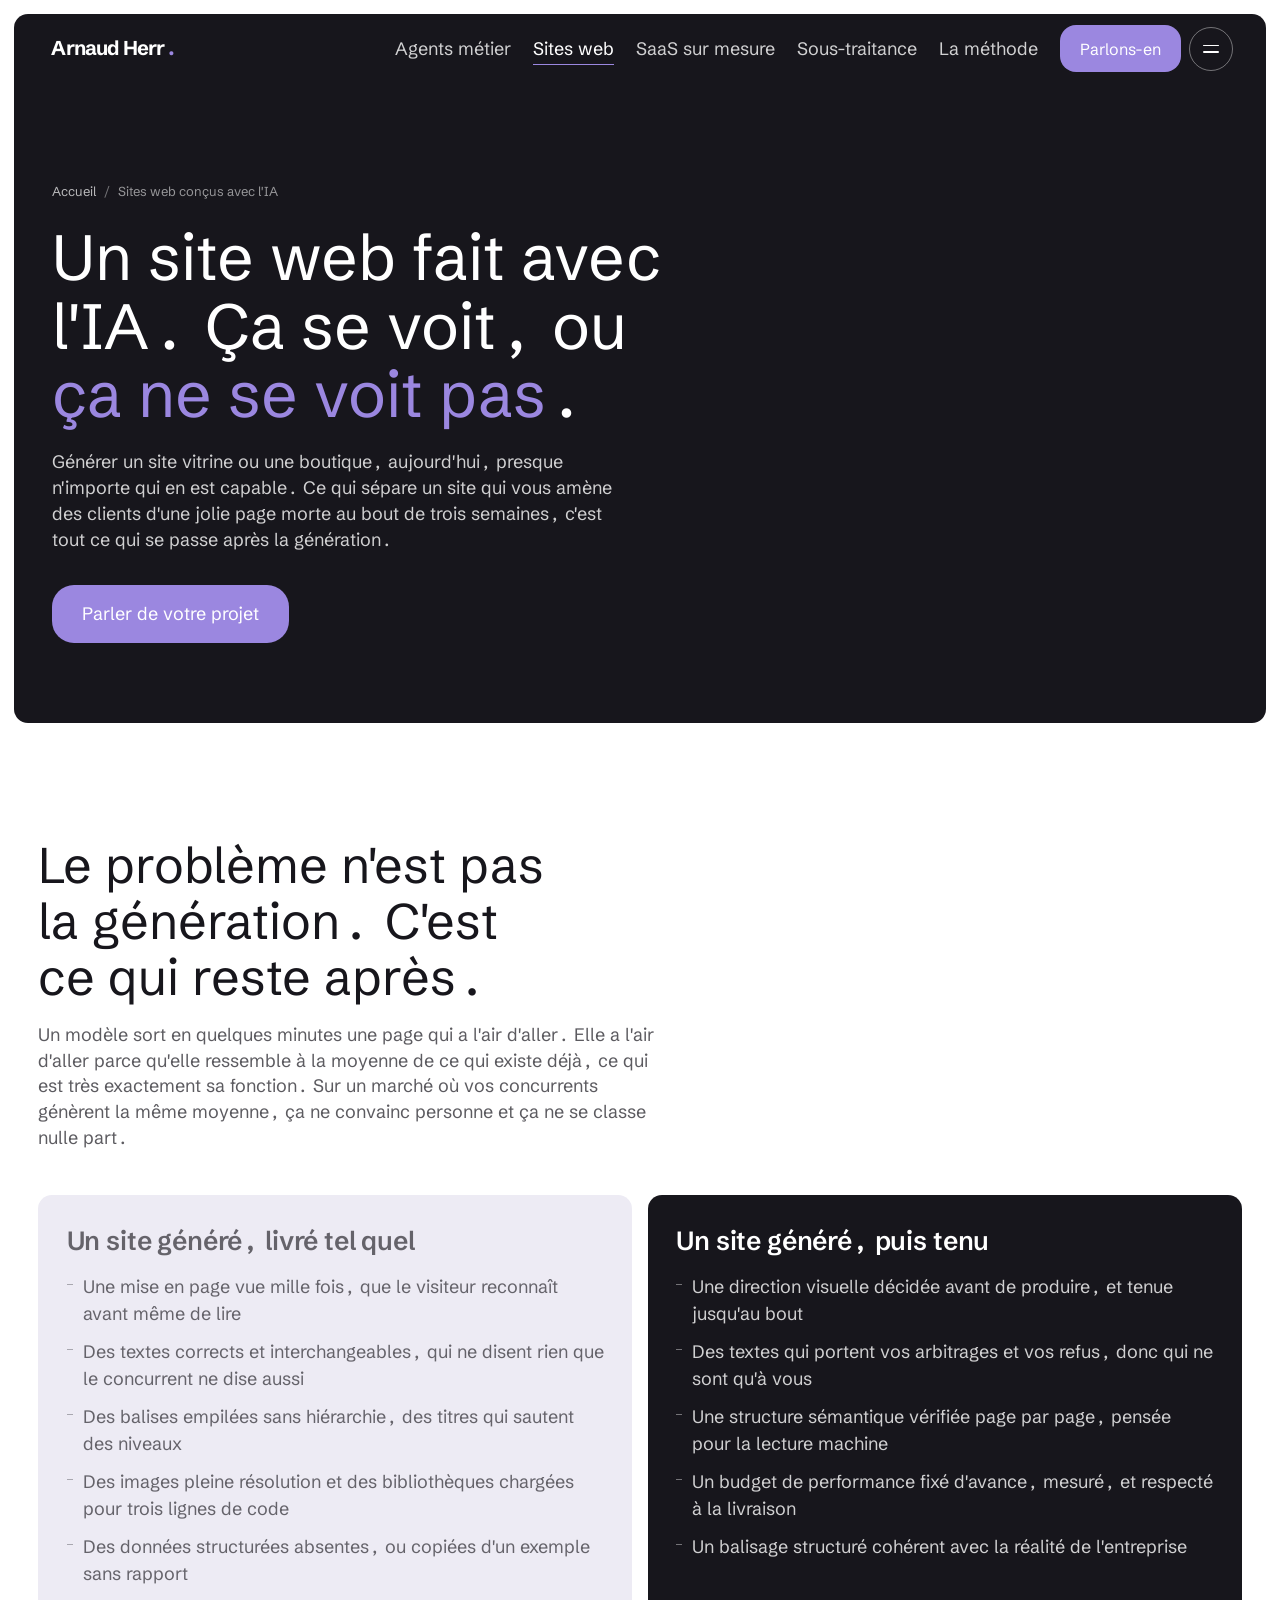
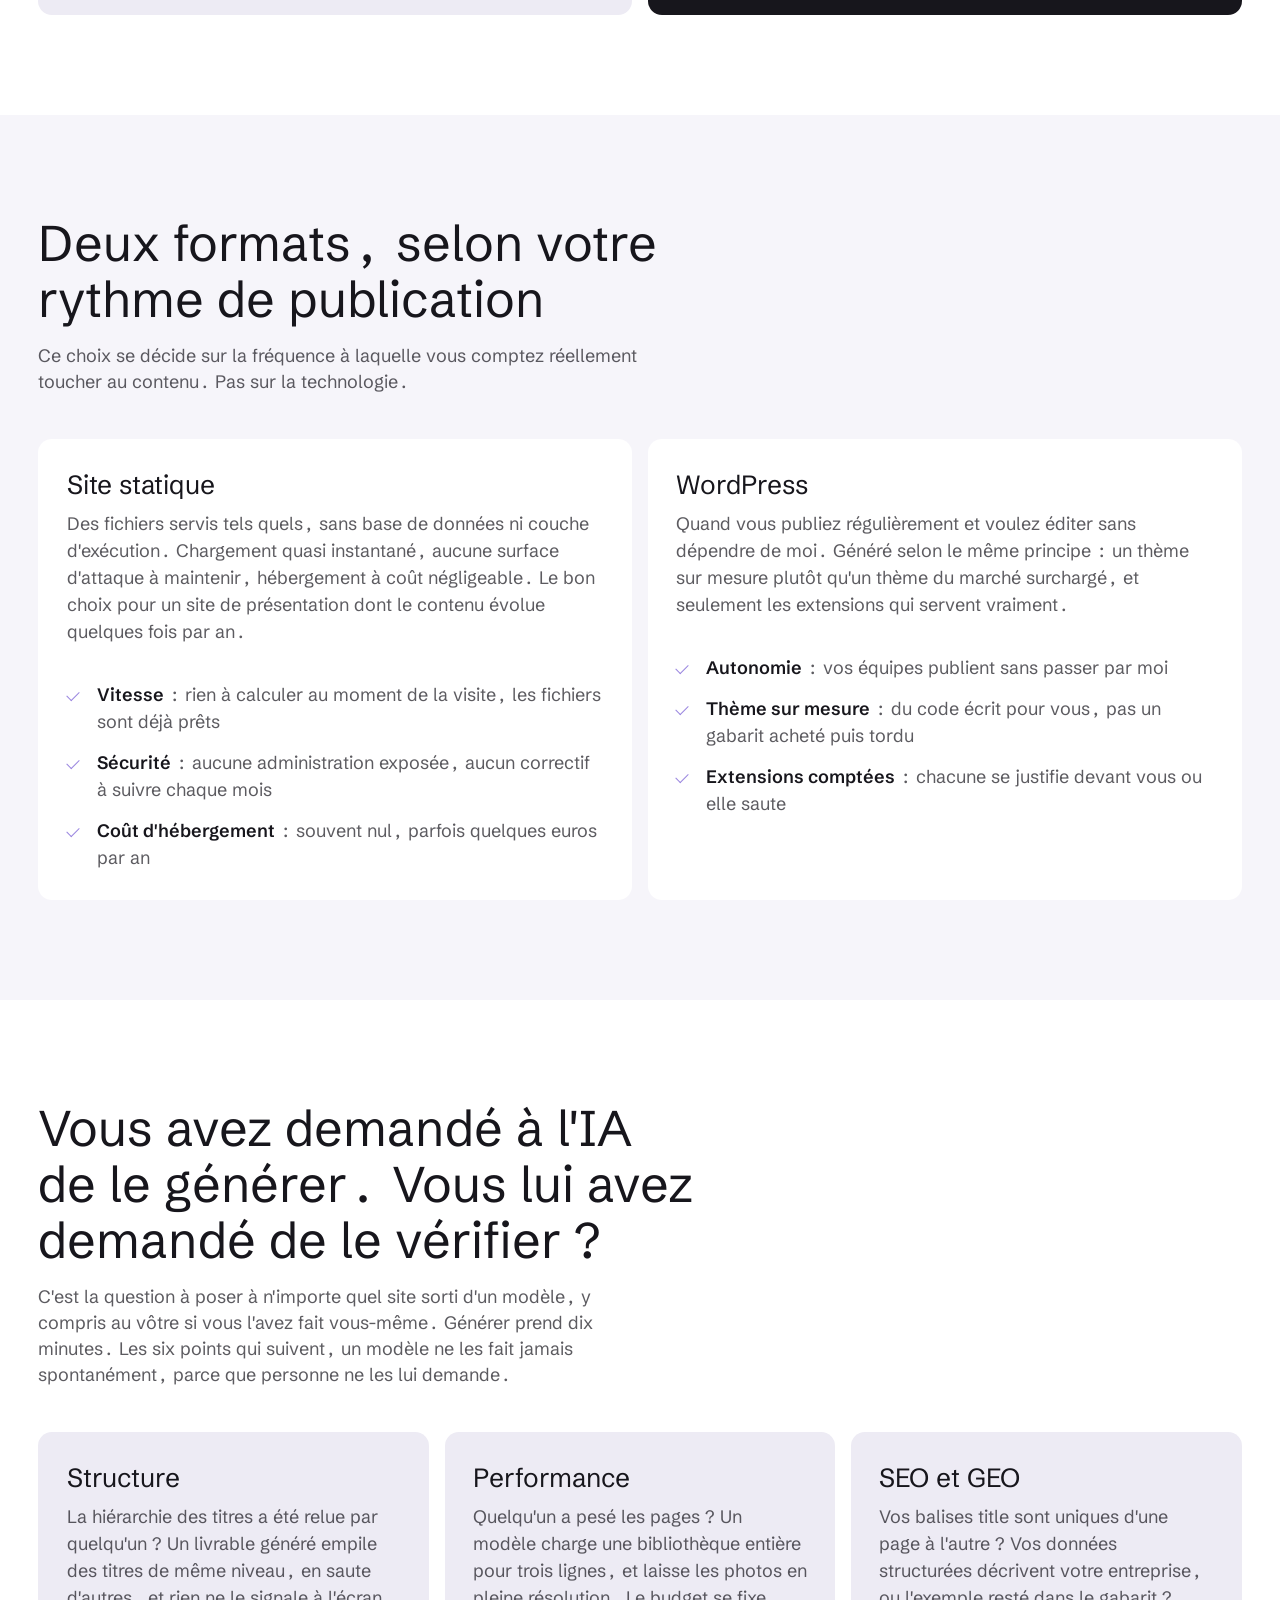
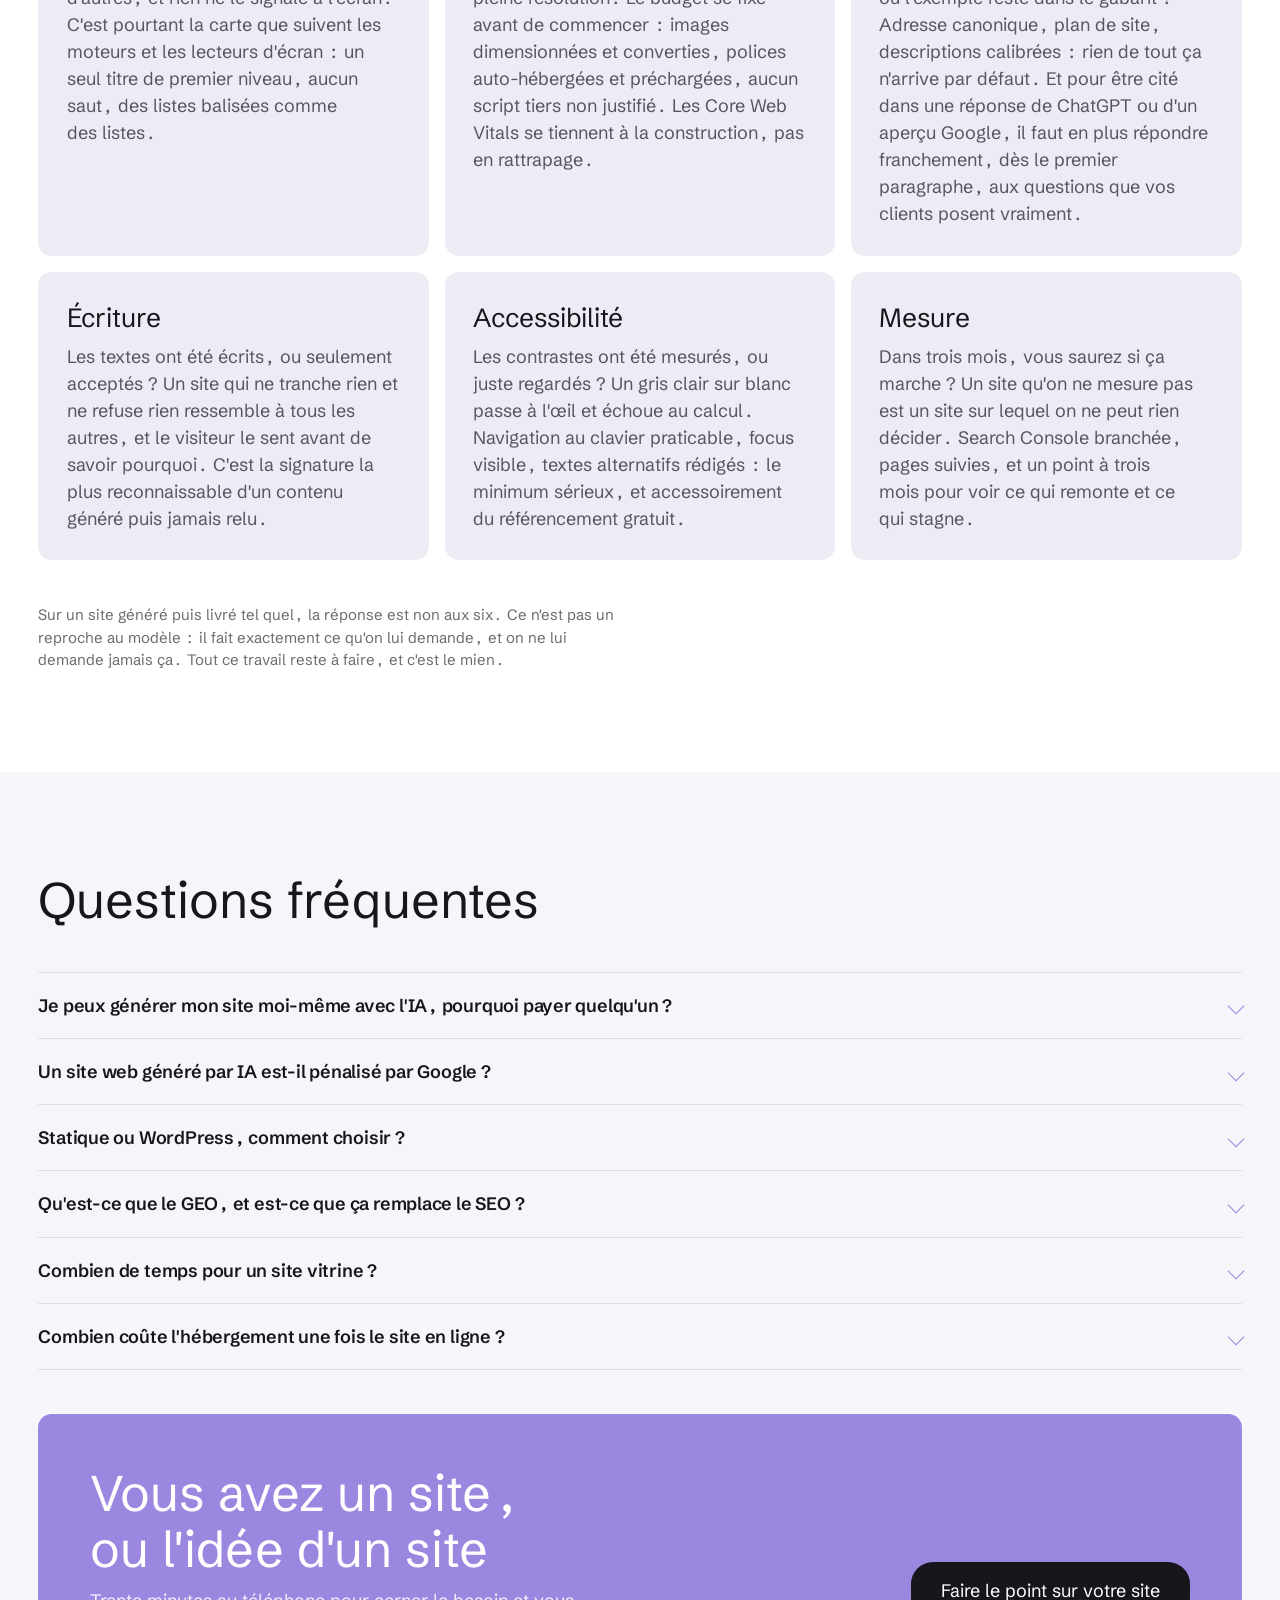
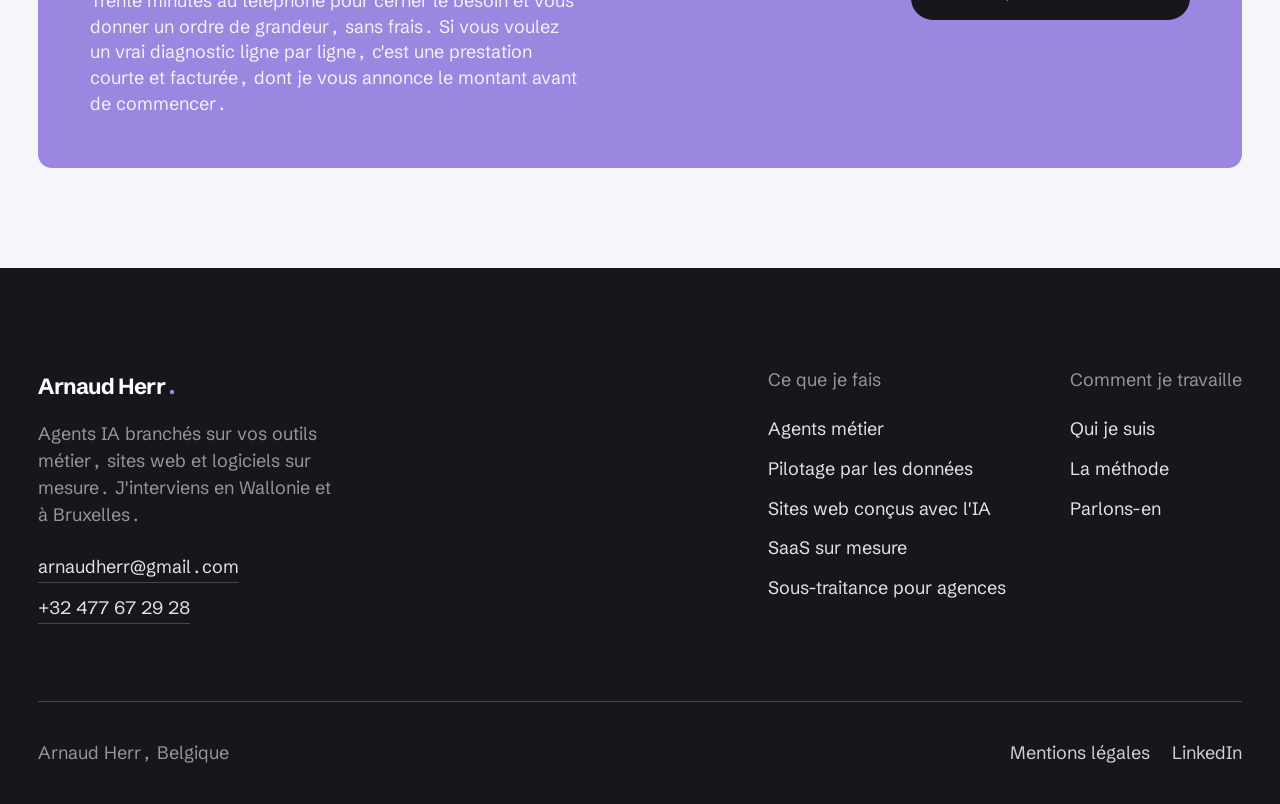
<file: sites-web-ia/index.html>
<!DOCTYPE html>
<html lang="fr">
<head>
<meta charset="UTF-8">
<meta name="viewport" content="width=device-width, initial-scale=1">
<meta name="color-scheme" content="light only">
<meta name="theme-color" content="#1B1B19">

<title>Site web sur mesure conçu avec l'IA | Belgique</title>
<meta name="description" content="Sites statiques ou WordPress sur mesure, générés avec l'IA puis repris à la main : rendu non générique, chargement rapide, référencement SEO et GEO.">
<meta name="author" content="Arnaud Herr">
<meta name="robots" content="index, follow, max-image-preview:large, max-snippet:-1">
<link rel="canonical" href="https://paperstrip.github.io/website/sites-web-ia/">

<meta property="og:type" content="website">
<meta property="og:locale" content="fr_BE">
<meta property="og:site_name" content="Arnaud Herr">
<meta property="og:url" content="https://paperstrip.github.io/website/sites-web-ia/">
<meta property="og:title" content="Site web sur mesure conçu avec l'IA | Belgique">
<meta property="og:description" content="Sites statiques ou WordPress sur mesure, générés avec l'IA puis repris à la main : rendu non générique, chargement rapide, référencement SEO et GEO.">
<meta property="og:image" content="https://paperstrip.github.io/website/assets/og.jpg">
<meta property="og:image:width" content="1200">
<meta property="og:image:height" content="630">
<meta name="twitter:card" content="summary_large_image">
<meta name="twitter:title" content="Site web sur mesure conçu avec l'IA | Belgique">
<meta name="twitter:description" content="Sites statiques ou WordPress sur mesure, générés avec l'IA puis repris à la main : rendu non générique, chargement rapide, référencement SEO et GEO.">
<meta name="twitter:image" content="https://paperstrip.github.io/website/assets/og.jpg">

<link rel="preload" href="../assets/fonts/sg-latin.woff2" as="font" type="font/woff2" crossorigin>
<link rel="stylesheet" href="../assets/site.css">
<script type="application/ld+json">
{
 "@context": "https://schema.org",
 "@graph": [
  {
   "@type": "WebPage",
   "@id": "https://paperstrip.github.io/website/sites-web-ia/#webpage",
   "url": "https://paperstrip.github.io/website/sites-web-ia/",
   "name": "Site web sur mesure conçu avec l'IA | Belgique",
   "description": "Sites statiques ou WordPress sur mesure, générés avec l'IA puis repris à la main : rendu non générique, chargement rapide, référencement SEO et GEO.",
   "isPartOf": {
    "@id": "https://paperstrip.github.io/website/#website"
   },
   "inLanguage": "fr-BE",
   "dateModified": "2026-08-30T11:55:27+00:00",
   "primaryImageOfPage": {
    "@type": "ImageObject",
    "url": "https://paperstrip.github.io/website/assets/og.jpg",
    "width": 1200,
    "height": 630
   },
   "breadcrumb": {
    "@id": "https://paperstrip.github.io/website/sites-web-ia/#breadcrumb"
   },
   "about": {
    "@id": "https://paperstrip.github.io/website/sites-web-ia/#service"
   }
  },
  {
   "@type": "BreadcrumbList",
   "@id": "https://paperstrip.github.io/website/sites-web-ia/#breadcrumb",
   "itemListElement": [
    {
     "@type": "ListItem",
     "position": 1,
     "name": "Accueil",
     "item": "https://paperstrip.github.io/website/"
    },
    {
     "@type": "ListItem",
     "position": 2,
     "name": "Sites web conçus avec l'IA",
     "item": "https://paperstrip.github.io/website/sites-web-ia/"
    }
   ]
  },
  {
   "@type": "Service",
   "@id": "https://paperstrip.github.io/website/sites-web-ia/#service",
   "name": "Création de site web sur mesure assistée par IA",
   "serviceType": "Création de site web statique ou WordPress",
   "description": "Sites statiques ou WordPress générés avec l'IA puis repris à la main : direction visuelle non générique, structure HTML sémantique, Core Web Vitals tenus, référencement naturel et GEO travaillés.",
   "provider": {
    "@id": "https://paperstrip.github.io/website/#person"
   },
   "areaServed": [
    {
     "@type": "Country",
     "name": "Belgique"
    },
    {
     "@type": "AdministrativeArea",
     "name": "Wallonie"
    },
    {
     "@type": "AdministrativeArea",
     "name": "Région de Bruxelles-Capitale"
    }
   ],
   "availableLanguage": [
    "fr"
   ],
   "url": "https://paperstrip.github.io/website/sites-web-ia/",
   "isPartOf": {
    "@id": "https://paperstrip.github.io/website/#service"
   },
   "audience": {
    "@type": "BusinessAudience",
    "name": "Entreprises et indépendants en Belgique"
   }
  },
  {
   "@type": "FAQPage",
   "@id": "https://paperstrip.github.io/website/sites-web-ia/#faq",
   "isPartOf": {
    "@id": "https://paperstrip.github.io/website/sites-web-ia/#webpage"
   },
   "inLanguage": "fr-BE",
   "mainEntity": [
    {
     "@type": "Question",
     "name": "Je peux générer mon site moi-même avec l'IA, pourquoi payer quelqu'un ?",
     "acceptedAnswer": {
      "@type": "Answer",
      "text": "Parce que la génération n'est pas la partie difficile. Un modèle vous sort une page correcte en dix minutes, et il vous la sortira sans hiérarchie de titres vérifiée, sans données structurées, sans budget de performance et sans mesure. Il ne le fait pas parce qu'on ne le lui demande pas, et on ne le lui demande pas quand on ne sait pas que ça existe. Ce que vous payez, ce n'est pas la production, c'est la liste de ce qu'il faut lui demander ensuite."
     }
    },
    {
     "@type": "Question",
     "name": "Un site web généré par IA est-il pénalisé par Google ?",
     "acceptedAnswer": {
      "@type": "Answer",
      "text": "Non. Google évalue la page, pas l'outil qui l'a produite. Ce qui est pénalisé, c'est le contenu sans valeur ajoutée, une structure bancale et la lenteur au chargement. Ce sont trois défauts fréquents des livrables générés puis livrés tels quels. Un site généré puis corrigé se classe comme un site écrit à la main."
     }
    },
    {
     "@type": "Question",
     "name": "Statique ou WordPress, comment choisir ?",
     "acceptedAnswer": {
      "@type": "Answer",
      "text": "Le statique si le contenu bouge peu et que la vitesse prime : rien à mettre à jour, rien à pirater, hébergement à coût quasi nul. WordPress si vous publiez régulièrement et voulez éditer sans passer par moi. Le choix se décide sur votre rythme de publication réel. Comptez le nombre de fois où vous avez modifié votre site cette année, la réponse est souvent là."
     }
    },
    {
     "@type": "Question",
     "name": "Qu'est-ce que le GEO, et est-ce que ça remplace le SEO ?",
     "acceptedAnswer": {
      "@type": "Answer",
      "text": "Le GEO, pour Generative Engine Optimization, vise à faire citer votre site dans les réponses des moteurs génératifs : ChatGPT, Perplexity, les aperçus IA de Google. Il ne remplace pas le référencement naturel. Les deux reposent sur la même base technique, mais le GEO valorise davantage les affirmations claires et attribuables, les données structurées et les réponses directes aux questions que posent vos clients."
     }
    },
    {
     "@type": "Question",
     "name": "Combien de temps pour un site vitrine ?",
     "acceptedAnswer": {
      "@type": "Answer",
      "text": "Deux à quatre semaines pour un site vitrine classique, dont une bonne moitié passée à écrire et à reprendre. La génération elle-même se compte en heures. Le reste occupe les semaines qui suivent."
     }
    },
    {
     "@type": "Question",
     "name": "Combien coûte l'hébergement une fois le site en ligne ?",
     "acceptedAnswer": {
      "@type": "Answer",
      "text": "Pour un site statique, souvent quelques euros par an, parfois rien du tout. Pour WordPress, comptez un hébergement mutualisé correct entre 60 et 150 euros par an, plus le nom de domaine. Je peux aussi l'héberger sur mes serveurs en Belgique si vous préférez un seul interlocuteur."
     }
    }
   ]
  }
 ]
}
</script>
</head>
<body>

<a class="skip" href="#main">Aller au contenu</a>

<header class="site-header" id="siteHeader">
  <div class="wrap">
    <div class="nav-in">
      <a href="../" class="logo">Arnaud Herr<span>.</span></a>
      <div class="nav-right">
        <nav class="nav-links" aria-label="Navigation principale">
          <a href="../">Agents métier</a>
          <a href="../sites-web-ia/" aria-current="page">Sites web</a>
          <a href="../saas-sur-mesure/">SaaS sur mesure</a>
          <a href="../sous-traitance/">Sous-traitance</a>
          <a href="../ia-maitrisee/">La méthode</a>
        </nav>
        <a href="../contact/" class="btn btn-sm">Parlons-en</a>
        <button class="burger" id="burger" type="button" aria-expanded="false" aria-controls="megaMenu" aria-label="Ouvrir le menu">
          <span></span><span></span>
        </button>
      </div>
    </div>
    <div class="megamenu" id="megaMenu" role="dialog" aria-modal="true" aria-label="Menu principal" aria-hidden="true">
      <div class="wrap">
        <nav class="mega-nav" aria-label="Offres">
          <span class="lbl">Ce que je fais</span>
          <a href="../" class="mega-anim">
            <span class="i">01</span>
            <span class="t">Agents métier</span>
            <span class="d">La logique agentique livrée en API, branchée sur vos outils métier.</span>
          </a>
          <a href="../sites-web-ia/" class="mega-anim" aria-current="page">
            <span class="i">02</span>
            <span class="t">Sites web</span>
            <span class="d">Statiques ou WordPress. Générés avec l'IA, puis repris à la main.</span>
          </a>
          <a href="../saas-sur-mesure/" class="mega-anim">
            <span class="i">03</span>
            <span class="t">SaaS sur mesure</span>
            <span class="d">Un outil taillé sur votre processus, construit en semaines.</span>
          </a>
          <a href="../sous-traitance/" class="mega-anim">
            <span class="i">04</span>
            <span class="t">Sous-traitance</span>
            <span class="d">Renfort technique en marque blanche pour agences et sociétés de services.</span>
          </a>
        </nav>
        <div class="mega-apart">
          <span class="lbl">Notre produit</span>
          <a href="../pilotage-donnees/" class="mega-anim">
            <span class="t">Pilotage par les données</span>
            <span class="d">Vos chiffres croisés avec le contexte extérieur, interrogeables en français.</span>
          </a>
        </div>
        <nav class="mega-plus" aria-label="Pages complémentaires">
          <span class="lbl">En savoir plus</span>
          <a href="../ia-maitrisee/" class="mega-anim"><span class="t">La méthode</span></a>
          <a href="../a-propos/" class="mega-anim"><span class="t">Qui je suis</span></a>
          <a href="../contact/" class="mega-anim"><span class="t">Parlons-en</span></a>
        </nav>
<div class="mega-foot">
          <div>
            <p class="lbl">Écrire</p>
            <a href="mailto:arnaudherr@gmail.com">arnaudherr@gmail.com</a>
          </div>
          <div>
            <p class="lbl">Appeler</p>
            <a href="tel:+32477672928">+32 477 67 29 28</a>
          </div>
          <div>
            <p class="lbl">Suivre</p>
            <a href="https://www.linkedin.com/in/arnaud-herr/" rel="noopener">LinkedIn</a>
          </div>
          <div>
            <p class="lbl">Basé en</p>
            <span>Belgique</span>
          </div>
        </div>
      </div>
    </div>
  </div>
</header>

<main id="main">

  <section class="page-hero" aria-labelledby="h1">
    <div class="wrap">
      <nav class="crumb" aria-label="Fil d'Ariane">
        <ol>
          <li><a href="../">Accueil</a></li>
          <li><span aria-current="page">Sites web conçus avec l'IA</span></li>
        </ol>
      </nav>
      <h1 id="h1" data-rv>Un site web fait avec l'IA. Ça se voit, ou <em>ça ne se voit pas</em>.</h1>
      <p class="lead" data-rv>Générer un site vitrine ou une boutique, aujourd'hui, presque n'importe qui en est
      capable. Ce qui sépare un site qui vous amène des clients d'une jolie page morte au bout de trois semaines,
      c'est tout ce qui se passe après la génération.</p>
      <p data-rv>
        <a href="../contact/" class="btn btn-block">Parler de votre projet</a>
      </p>
    </div>
  </section>

  <section aria-labelledby="s1">
    <div class="wrap">
      <h2 class="sec-head" id="s1" data-rv>Le problème n'est pas la génération. C'est ce qui reste après.</h2>
      <p class="lead" data-rv>Un modèle sort en quelques minutes une page qui a l'air d'aller. Elle a l'air d'aller parce
      qu'elle ressemble à la moyenne de ce qui existe déjà, ce qui est très exactement sa fonction. Sur un marché où
      vos concurrents génèrent la même moyenne, ça ne convainc personne et ça ne se classe nulle part.</p>

      <div class="versus">
        <div class="v-then" data-rv>
          <h3>Un site généré, livré tel quel</h3>
          <ul>
            <li>Une mise en page vue mille fois, que le visiteur reconnaît avant même de lire</li>
            <li>Des textes corrects et interchangeables, qui ne disent rien que le concurrent ne dise aussi</li>
            <li>Des balises empilées sans hiérarchie, des titres qui sautent des niveaux</li>
            <li>Des images pleine résolution et des bibliothèques chargées pour trois lignes de code</li>
            <li>Des données structurées absentes, ou copiées d'un exemple sans rapport</li>
          </ul>
        </div>
        <div class="v-now" data-rv>
          <h3>Un site généré, puis tenu</h3>
          <ul>
            <li>Une direction visuelle décidée avant de produire, et tenue jusqu'au bout</li>
            <li>Des textes qui portent vos arbitrages et vos refus, donc qui ne sont qu'à vous</li>
            <li>Une structure sémantique vérifiée page par page, pensée pour la lecture machine</li>
            <li>Un budget de performance fixé d'avance, mesuré, et respecté à la livraison</li>
            <li>Un balisage structuré cohérent avec la réalité de l'entreprise</li>
          </ul>
        </div>
      </div>
    </div>
  </section>

  <section class="sec-soft" aria-labelledby="s2">
    <div class="wrap">
      <h2 class="sec-head" id="s2" data-rv>Deux formats, selon votre rythme de publication</h2>
      <p class="lead" data-rv>Ce choix se décide sur la fréquence à laquelle vous comptez réellement toucher au
      contenu. Pas sur la technologie.</p>

      <div class="g2">
        <article class="card on-soft" data-rv>
          <h3>Site statique</h3>
          <p>Des fichiers servis tels quels, sans base de données ni couche d'exécution. Chargement quasi instantané,
          aucune surface d'attaque à maintenir, hébergement à coût négligeable. Le bon choix pour un site de
          présentation dont le contenu évolue quelques fois par an.</p>
          <ul class="checks">
            <li><b>Vitesse</b> : rien à calculer au moment de la visite, les fichiers sont déjà prêts</li>
            <li><b>Sécurité</b> : aucune administration exposée, aucun correctif à suivre chaque mois</li>
            <li><b>Coût d'hébergement</b> : souvent nul, parfois quelques euros par an</li>
          </ul>
        </article>

        <article class="card on-soft" data-rv>
          <h3>WordPress</h3>
          <p>Quand vous publiez régulièrement et voulez éditer sans dépendre de moi. Généré selon le même principe :
          un thème sur mesure plutôt qu'un thème du marché surchargé, et seulement les extensions qui servent
          vraiment.</p>
          <ul class="checks">
            <li><b>Autonomie</b> : vos équipes publient sans passer par moi</li>
            <li><b>Thème sur mesure</b> : du code écrit pour vous, pas un gabarit acheté puis tordu</li>
            <li><b>Extensions comptées</b> : chacune se justifie devant vous ou elle saute</li>
          </ul>
        </article>
      </div>
    </div>
  </section>

  <section aria-labelledby="s3">
    <div class="wrap">
      <h2 class="sec-head" id="s3" data-rv>Vous avez demandé à l'IA de le générer. Vous lui avez demandé de le
      vérifier ?</h2>
      <p class="lead" data-rv>C'est la question à poser à n'importe quel site sorti d'un modèle, y compris au vôtre
      si vous l'avez fait vous-même. Générer prend dix minutes. Les six points qui suivent, un modèle ne les fait
      jamais spontanément, parce que personne ne les lui demande.</p>

      <div class="g3">
        <article class="card" data-rv>
          <h3>Structure</h3>
          <p>La hiérarchie des titres a été relue par quelqu'un ? Un livrable généré empile des titres de même
          niveau, en saute d'autres, et rien ne le signale à l'écran. C'est pourtant la carte que suivent les
          moteurs et les lecteurs d'écran : un seul titre de premier niveau, aucun saut, des listes balisées comme
          des listes.</p>
        </article>
        <article class="card" data-rv>
          <h3>Performance</h3>
          <p>Quelqu'un a pesé les pages ? Un modèle charge une bibliothèque entière pour trois lignes, et laisse les
          photos en pleine résolution. Le budget se fixe avant de commencer : images dimensionnées et converties,
          polices auto-hébergées et préchargées, aucun script tiers non justifié. Les Core Web Vitals se tiennent à
          la construction, pas en rattrapage.</p>
        </article>
        <article class="card" data-rv>
          <h3>SEO et GEO</h3>
          <p>Vos balises title sont uniques d'une page à l'autre ? Vos données structurées décrivent votre entreprise,
          ou l'exemple resté dans le gabarit ? Adresse canonique, plan de site, descriptions calibrées : rien de tout
          ça n'arrive par défaut. Et pour être cité dans une réponse de ChatGPT ou d'un aperçu Google, il faut en plus
          répondre franchement, dès le premier paragraphe, aux questions que vos clients posent vraiment.</p>
        </article>
        <article class="card" data-rv>
          <h3>Écriture</h3>
          <p>Les textes ont été écrits, ou seulement acceptés ? Un site qui ne tranche rien et ne refuse rien
          ressemble à tous les autres, et le visiteur le sent avant de savoir pourquoi. C'est la signature la plus
          reconnaissable d'un contenu généré puis jamais relu.</p>
        </article>
        <article class="card" data-rv>
          <h3>Accessibilité</h3>
          <p>Les contrastes ont été mesurés, ou juste regardés ? Un gris clair sur blanc passe à l'œil et échoue au
          calcul. Navigation au clavier praticable, focus visible, textes alternatifs rédigés : le minimum sérieux,
          et accessoirement du référencement gratuit.</p>
        </article>
        <article class="card" data-rv>
          <h3>Mesure</h3>
          <p>Dans trois mois, vous saurez si ça marche ? Un site qu'on ne mesure pas est un site sur lequel on ne peut
          rien décider. Search Console branchée, pages suivies, et un point à trois mois pour voir ce qui remonte et
          ce qui stagne.</p>
        </article>
      </div>

      <p class="mention" data-rv>Sur un site généré puis livré tel quel, la réponse est non aux six. Ce n'est pas un
      reproche au modèle : il fait exactement ce qu'on lui demande, et on ne lui demande jamais ça. Tout ce travail reste à faire, et c'est
      le mien.</p>
    </div>
  </section>

  <section class="sec-soft" aria-labelledby="s4">
    <div class="wrap">
      <h2 class="sec-head" id="s4" data-rv>Questions fréquentes</h2>
      <div class="faq">
        <details>
          <summary>Je peux générer mon site moi-même avec l'IA, pourquoi payer quelqu'un ?</summary>
          <p>Parce que la génération n'est pas la partie difficile. Un modèle vous sort une page correcte en dix minutes, et il vous la sortira sans hiérarchie de titres vérifiée, sans données structurées, sans budget de performance et sans mesure. Il ne le fait pas parce qu'on ne le lui demande pas, et on ne le lui demande pas quand on ne sait pas que ça existe. Ce que vous payez, ce n'est pas la production, c'est la liste de ce qu'il faut lui demander ensuite.</p>
        </details>
        <details>
          <summary>Un site web généré par IA est-il pénalisé par Google ?</summary>
          <p>Non. Google évalue la page, pas l'outil qui l'a produite. Ce qui est pénalisé, c'est le contenu sans valeur ajoutée, une structure bancale et la lenteur au chargement. Ce sont trois défauts fréquents des livrables générés puis livrés tels quels. Un site généré puis corrigé se classe comme un site écrit à la main.</p>
        </details>
        <details>
          <summary>Statique ou WordPress, comment choisir ?</summary>
          <p>Le statique si le contenu bouge peu et que la vitesse prime : rien à mettre à jour, rien à pirater, hébergement à coût quasi nul. WordPress si vous publiez régulièrement et voulez éditer sans passer par moi. Le choix se décide sur votre rythme de publication réel. Comptez le nombre de fois où vous avez modifié votre site cette année, la réponse est souvent là.</p>
        </details>
        <details>
          <summary>Qu'est-ce que le GEO, et est-ce que ça remplace le SEO ?</summary>
          <p>Le GEO, pour Generative Engine Optimization, vise à faire citer votre site dans les réponses des moteurs génératifs : ChatGPT, Perplexity, les aperçus IA de Google. Il ne remplace pas le référencement naturel. Les deux reposent sur la même base technique, mais le GEO valorise davantage les affirmations claires et attribuables, les données structurées et les réponses directes aux questions que posent vos clients.</p>
        </details>
        <details>
          <summary>Combien de temps pour un site vitrine ?</summary>
          <p>Deux à quatre semaines pour un site vitrine classique, dont une bonne moitié passée à écrire et à reprendre. La génération elle-même se compte en heures. Le reste occupe les semaines qui suivent.</p>
        </details>
        <details>
          <summary>Combien coûte l'hébergement une fois le site en ligne ?</summary>
          <p>Pour un site statique, souvent quelques euros par an, parfois rien du tout. Pour WordPress, comptez un hébergement mutualisé correct entre 60 et 150 euros par an, plus le nom de domaine. Je peux aussi l'héberger sur mes serveurs en Belgique si vous préférez un seul interlocuteur.</p>
        </details>
      </div>
      <div class="band" data-rv>
        <div>
          <h2>Vous avez un site, ou l'idée d'un site</h2>
          <p>Trente minutes au téléphone pour cerner le besoin et vous donner un ordre de grandeur, sans frais. Si
          vous voulez un vrai diagnostic ligne par ligne, c'est une prestation courte et facturée, dont je vous
          annonce le montant avant de commencer.</p>
        </div>
        <a href="../contact/" class="btn btn-block">Faire le point sur votre site</a>
      </div>
    </div>
  </section>

</main>

<footer class="site-footer">
  <div class="wrap">

    <div class="foot-top">
      <div class="foot-brand">
        <a href="../" class="foot-logo">Arnaud Herr<span>.</span></a>
        <p>Agents IA branchés sur vos outils métier, sites web et logiciels sur mesure.
        J'interviens en Wallonie et à Bruxelles.</p>
        <div class="foot-contact">
          <a href="mailto:arnaudherr@gmail.com">arnaudherr@gmail.com</a>
          <a href="tel:+32477672928">+32 477 67 29 28</a>
        </div>
      </div>

      <nav class="foot-cols" aria-label="Plan du site">
        <div class="foot-col">
          <p class="foot-lbl">Ce que je fais</p>
          <a href="../">Agents métier</a><br>
          <a href="../pilotage-donnees/">Pilotage par les données</a><br>
          <a href="../sites-web-ia/">Sites web conçus avec l'IA</a><br>
          <a href="../saas-sur-mesure/">SaaS sur mesure</a><br>
          <a href="../sous-traitance/">Sous-traitance pour agences</a>
        </div>
        <div class="foot-col">
          <p class="foot-lbl">Comment je travaille</p>
          <a href="../a-propos/">Qui je suis</a><br>
          <a href="../ia-maitrisee/">La méthode</a><br>
          <a href="../contact/">Parlons-en</a>
        </div>
      </nav>
    </div>

    <div class="foot-end">
      <p>Arnaud Herr, Belgique</p>
      <p class="r">
        <a href="../mentions-legales/">Mentions légales</a>
        <a href="https://www.linkedin.com/in/arnaud-herr/" rel="noopener">LinkedIn</a>
      </p>
    </div>

  </div>
</footer>

<script src="../assets/site.js" defer></script>

</body>
</html>
</file>
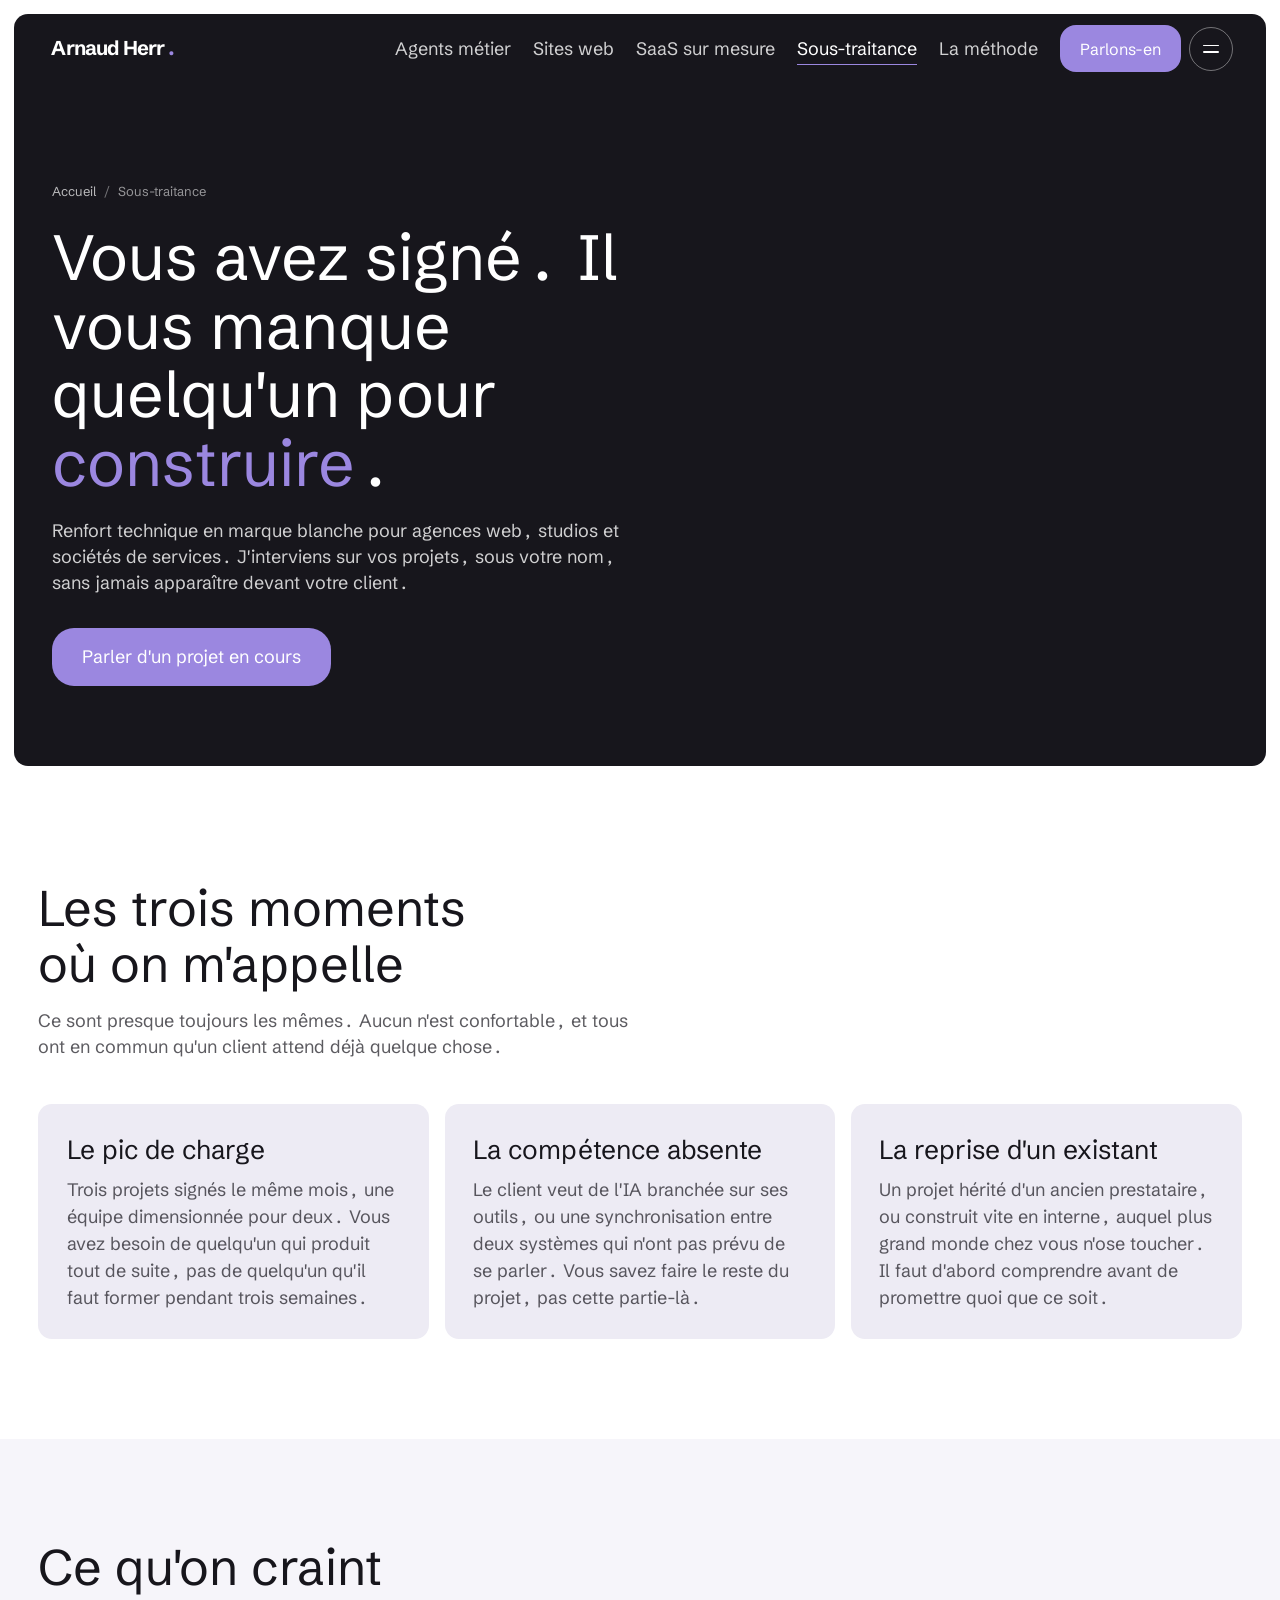
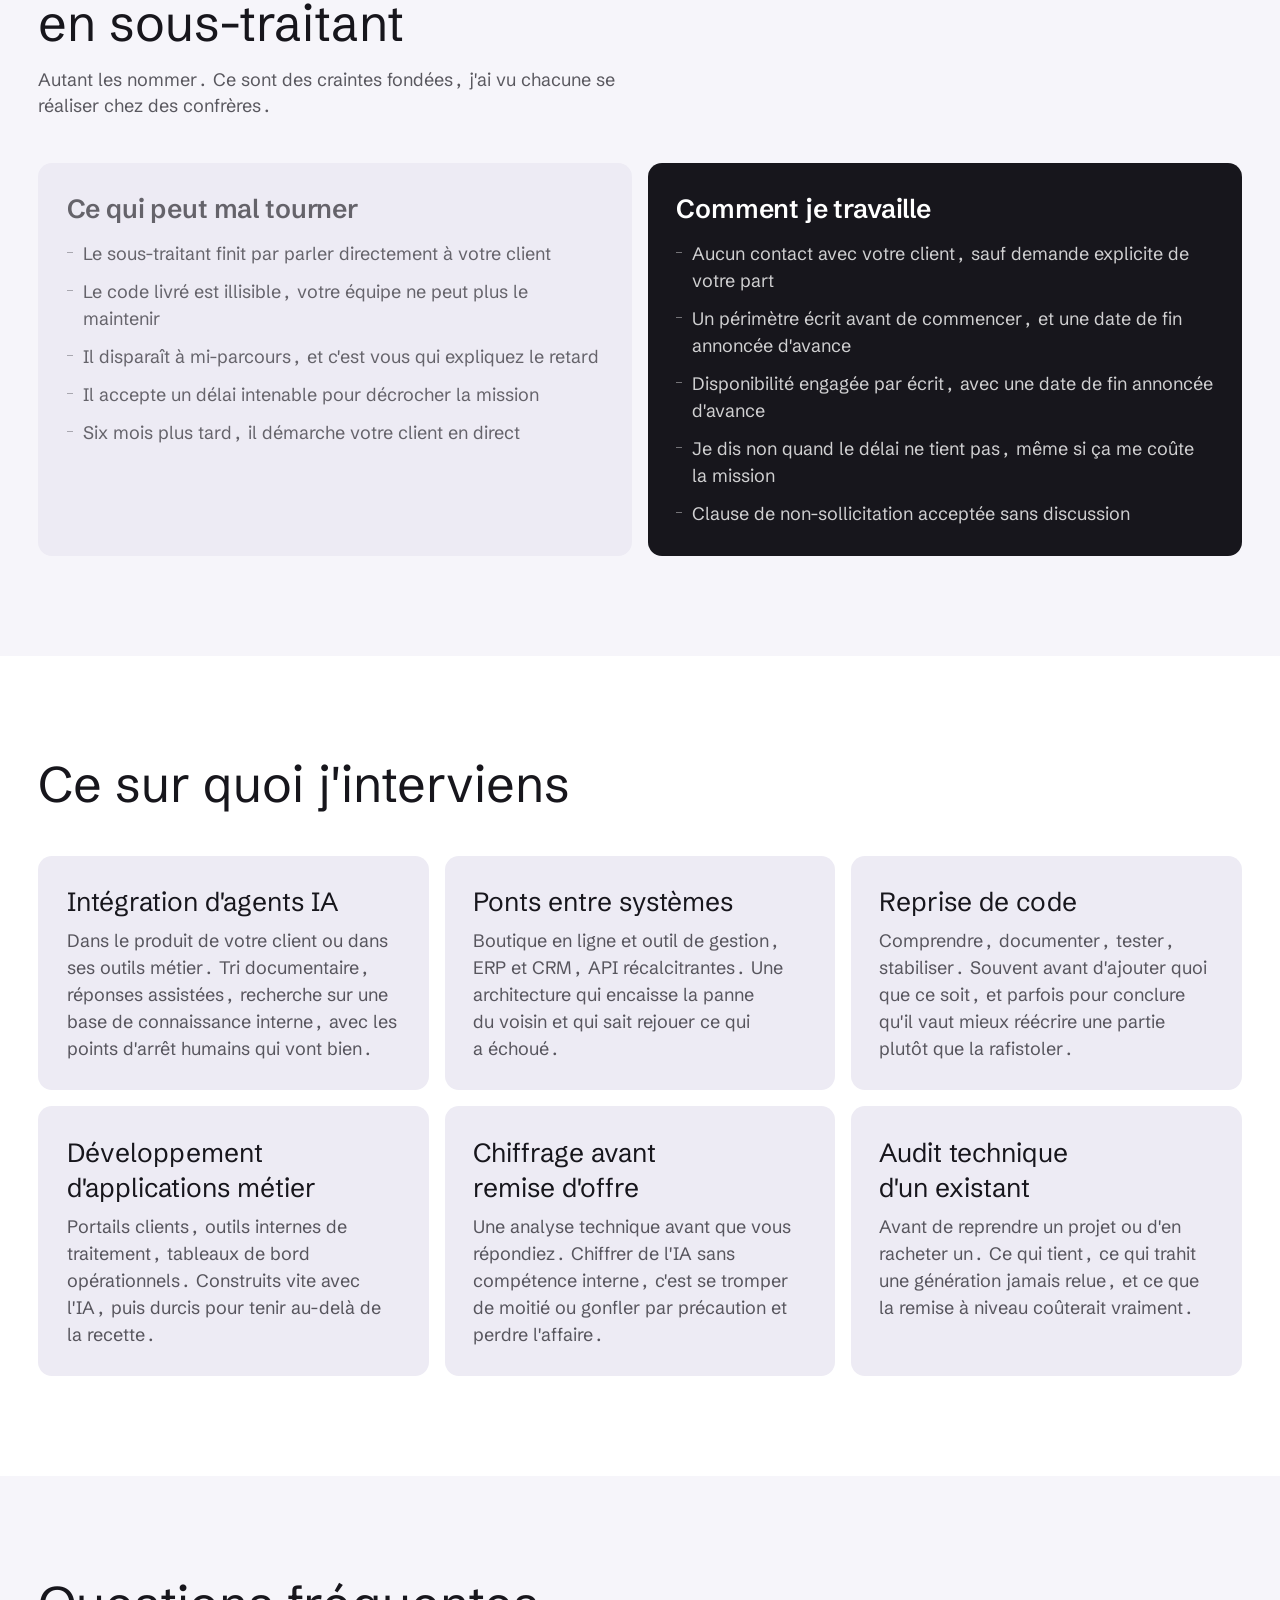
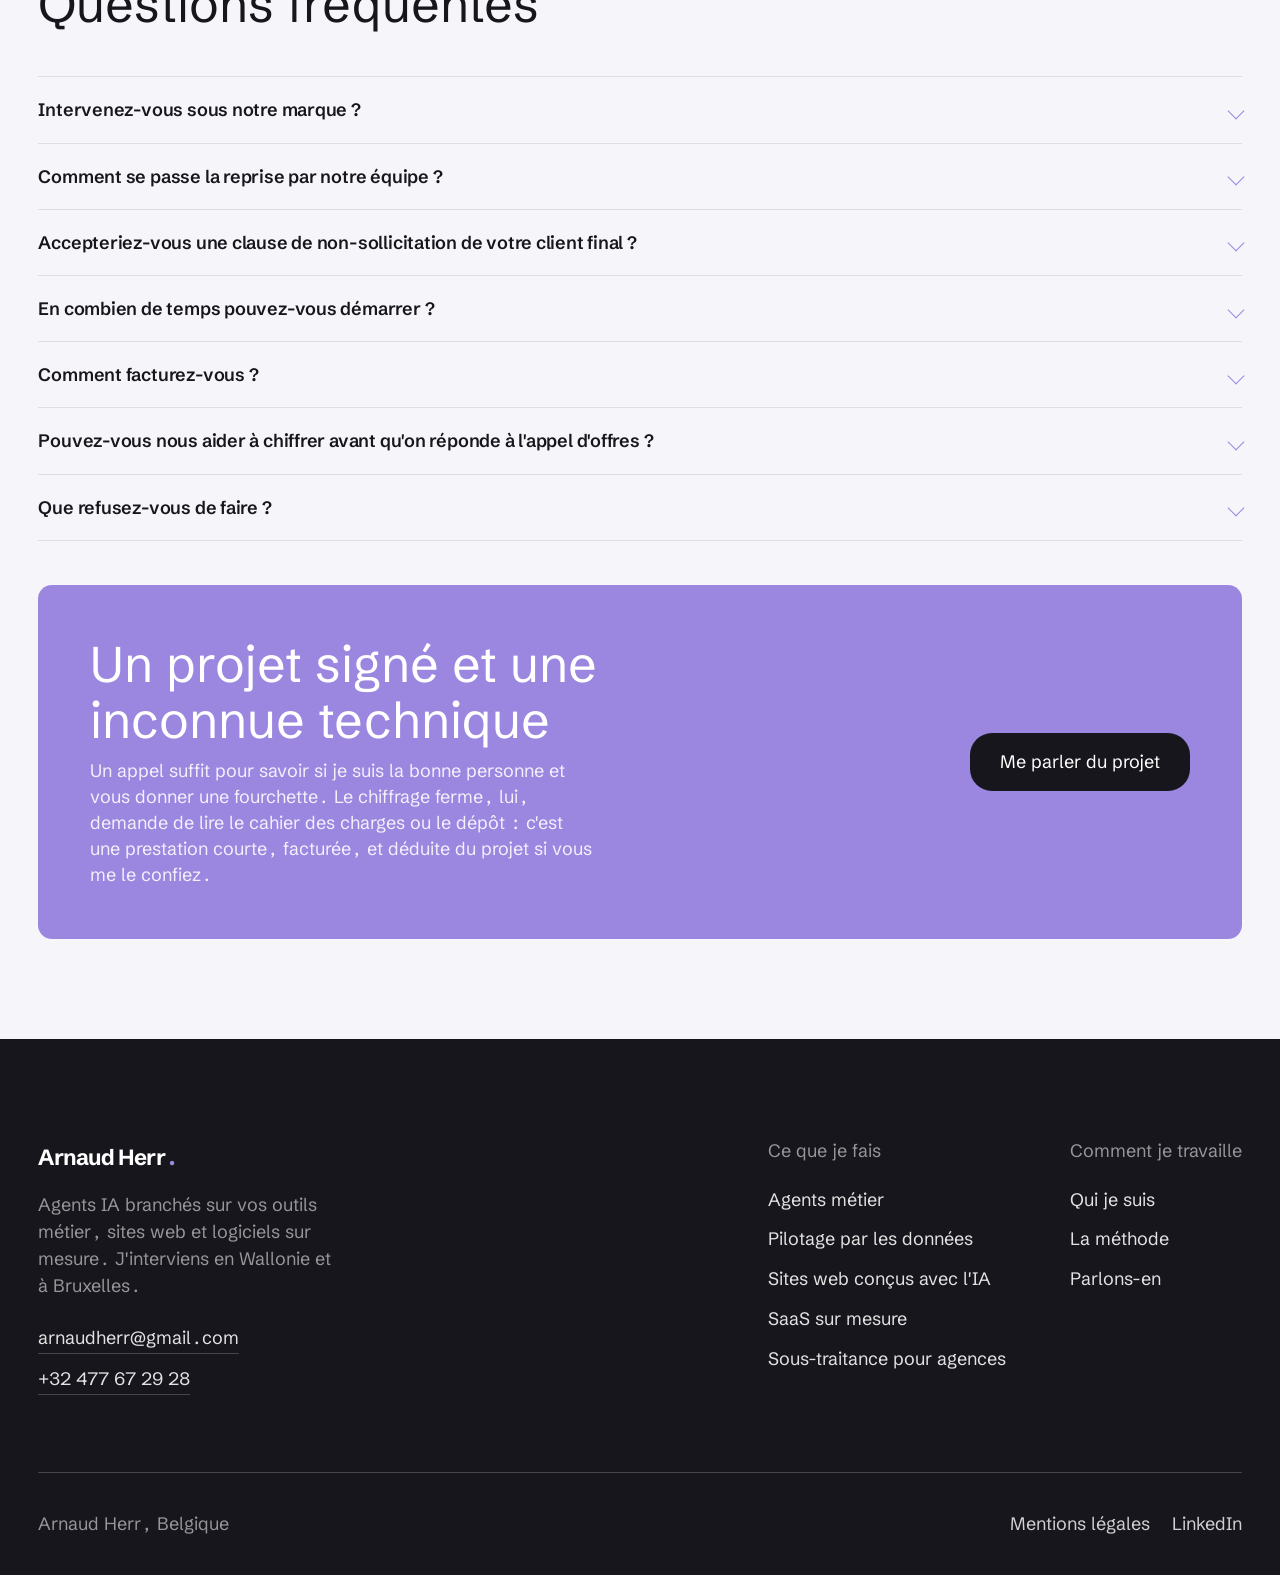
<file: sous-traitance/index.html>
<!DOCTYPE html>
<html lang="fr">
<head>
<meta charset="UTF-8">
<meta name="viewport" content="width=device-width, initial-scale=1">
<meta name="color-scheme" content="light only">
<meta name="theme-color" content="#1B1B19">

<title>Sous-traitance technique pour agences | Belgique</title>
<meta name="description" content="Renfort technique en marque blanche pour agences web et sociétés de services : intégration IA, ponts entre systèmes, reprise de code. Wallonie et Bruxelles.">
<meta name="author" content="Arnaud Herr">
<meta name="robots" content="index, follow, max-image-preview:large, max-snippet:-1">
<link rel="canonical" href="https://paperstrip.github.io/website/sous-traitance/">

<meta property="og:type" content="website">
<meta property="og:locale" content="fr_BE">
<meta property="og:site_name" content="Arnaud Herr">
<meta property="og:url" content="https://paperstrip.github.io/website/sous-traitance/">
<meta property="og:title" content="Sous-traitance technique pour agences | Belgique">
<meta property="og:description" content="Renfort technique en marque blanche pour agences web et sociétés de services : intégration IA, ponts entre systèmes, reprise de code. Wallonie et Bruxelles.">
<meta property="og:image" content="https://paperstrip.github.io/website/assets/og.jpg">
<meta property="og:image:width" content="1200">
<meta property="og:image:height" content="630">
<meta name="twitter:card" content="summary_large_image">
<meta name="twitter:title" content="Sous-traitance technique pour agences | Belgique">
<meta name="twitter:description" content="Renfort technique en marque blanche pour agences web et sociétés de services : intégration IA, ponts entre systèmes, reprise de code. Wallonie et Bruxelles.">
<meta name="twitter:image" content="https://paperstrip.github.io/website/assets/og.jpg">

<link rel="preload" href="../assets/fonts/sg-latin.woff2" as="font" type="font/woff2" crossorigin>
<link rel="stylesheet" href="../assets/site.css">
<script type="application/ld+json">
{
 "@context": "https://schema.org",
 "@graph": [
  {
   "@type": "WebPage",
   "@id": "https://paperstrip.github.io/website/sous-traitance/#webpage",
   "url": "https://paperstrip.github.io/website/sous-traitance/",
   "name": "Sous-traitance technique pour agences | Belgique",
   "description": "Renfort technique en marque blanche pour agences web et sociétés de services : intégration IA, ponts entre systèmes, reprise de code. Wallonie et Bruxelles.",
   "isPartOf": {
    "@id": "https://paperstrip.github.io/website/#website"
   },
   "inLanguage": "fr-BE",
   "dateModified": "2026-08-30T12:34:45+00:00",
   "breadcrumb": {
    "@id": "https://paperstrip.github.io/website/sous-traitance/#breadcrumb"
   },
   "about": {
    "@id": "https://paperstrip.github.io/website/sous-traitance/#service"
   },
   "primaryImageOfPage": {
    "@type": "ImageObject",
    "url": "https://paperstrip.github.io/website/assets/og.jpg",
    "width": 1200,
    "height": 630
   }
  },
  {
   "@type": "BreadcrumbList",
   "@id": "https://paperstrip.github.io/website/sous-traitance/#breadcrumb",
   "itemListElement": [
    {
     "@type": "ListItem",
     "position": 1,
     "name": "Accueil",
     "item": "https://paperstrip.github.io/website/"
    },
    {
     "@type": "ListItem",
     "position": 2,
     "name": "Sous-traitance",
     "item": "https://paperstrip.github.io/website/sous-traitance/"
    }
   ]
  },
  {
   "@type": "Service",
   "@id": "https://paperstrip.github.io/website/sous-traitance/#service",
   "name": "Sous-traitance technique en marque blanche",
   "serviceType": "Renfort technique pour agences et sociétés de services",
   "description": "Renfort technique en marque blanche pour agences web, studios et sociétés de services : intégration d'agents IA, ponts entre systèmes, reprise de code existant, chiffrage avant remise d'offre. Aucun contact avec le client final.",
   "provider": {
    "@id": "https://paperstrip.github.io/website/#person"
   },
   "areaServed": [
    {
     "@type": "Country",
     "name": "Belgique"
    },
    {
     "@type": "AdministrativeArea",
     "name": "Wallonie"
    },
    {
     "@type": "AdministrativeArea",
     "name": "Région de Bruxelles-Capitale"
    }
   ],
   "availableLanguage": [
    "fr"
   ],
   "url": "https://paperstrip.github.io/website/sous-traitance/",
   "isPartOf": {
    "@id": "https://paperstrip.github.io/website/#service"
   },
   "audience": {
    "@type": "BusinessAudience",
    "name": "Agences web, studios et sociétés de services en Belgique"
   }
  },
  {
   "@type": "FAQPage",
   "@id": "https://paperstrip.github.io/website/sous-traitance/#faq",
   "isPartOf": {
    "@id": "https://paperstrip.github.io/website/sous-traitance/#webpage"
   },
   "inLanguage": "fr-BE",
   "mainEntity": [
    {
     "@type": "Question",
     "name": "Intervenez-vous sous notre marque ?",
     "acceptedAnswer": {
      "@type": "Answer",
      "text": "Oui, c'est le mode par défaut. Je n'apparais pas devant votre client, je ne signe pas les livrables, et je n'ai aucun contact direct avec lui sauf si vous me le demandez explicitement. Si vous préférez me présenter comme un partenaire, ça se discute aussi, mais c'est votre appel, jamais le mien."
     }
    },
    {
     "@type": "Question",
     "name": "Comment se passe la reprise par notre équipe ?",
     "acceptedAnswer": {
      "@type": "Answer",
      "text": "Par une passation, pas par un dépôt de fichiers. Je reste disponible après la livraison pour répondre à vos développeurs, et les conditions se fixent dans le contrat au cas par cas, selon ce que vous prévoyez de faire évoluer ensuite."
     }
    },
    {
     "@type": "Question",
     "name": "Accepteriez-vous une clause de non-sollicitation de votre client final ?",
     "acceptedAnswer": {
      "@type": "Answer",
      "text": "Oui, sans discuter. C'est une demande légitime quand vous ouvrez votre carnet d'adresses à quelqu'un. Je n'ai jamais démarché un client rencontré en sous-traitance et je n'ai pas l'intention de commencer."
     }
    },
    {
     "@type": "Question",
     "name": "En combien de temps pouvez-vous démarrer ?",
     "acceptedAnswer": {
      "@type": "Answer",
      "text": "Comptez une à deux semaines pour un démarrage propre, moins si le périmètre est déjà écrit. Je préfère annoncer une date que je tiens plutôt qu'une date qui vous arrange sur le moment et vous met en défaut trois semaines plus tard devant votre client."
     }
    },
    {
     "@type": "Question",
     "name": "Comment facturez-vous ?",
     "acceptedAnswer": {
      "@type": "Answer",
      "text": "Au forfait quand le périmètre est clair, ce qui est le cas le plus fréquent en sous-traitance puisque vous avez déjà chiffré devant votre client. À la journée quand il s'agit de renfort ou de reprise d'un existant, où personne ne peut estimer sérieusement à l'avance."
     }
    },
    {
     "@type": "Question",
     "name": "Pouvez-vous nous aider à chiffrer avant qu'on réponde à l'appel d'offres ?",
     "acceptedAnswer": {
      "@type": "Answer",
      "text": "Oui, et c'est souvent le moment le plus utile. Chiffrer un projet d'intégration IA sans compétence interne, c'est soit se tromper de moitié, soit gonfler par précaution et perdre l'affaire. Une analyse technique avant la remise vous évite les deux."
     }
    },
    {
     "@type": "Question",
     "name": "Que refusez-vous de faire ?",
     "acceptedAnswer": {
      "@type": "Answer",
      "text": "Tenir un délai que je sais intenable pour vous dépanner sur le moment. Reprendre un projet dont personne chez vous ne connaît plus le périmètre, sans phase d'analyse préalable. Et livrer du code que votre équipe ne pourra pas maintenir, même si ça va plus vite."
     }
    }
   ]
  }
 ]
}
</script>
</head>
<body>

<a class="skip" href="#main">Aller au contenu</a>

<header class="site-header" id="siteHeader">
  <div class="wrap">
    <div class="nav-in">
      <a href="../" class="logo">Arnaud Herr<span>.</span></a>
      <div class="nav-right">
        <nav class="nav-links" aria-label="Navigation principale">
          <a href="../">Agents métier</a>
          <a href="../sites-web-ia/">Sites web</a>
          <a href="../saas-sur-mesure/">SaaS sur mesure</a>
          <a href="../sous-traitance/" aria-current="page">Sous-traitance</a>
          <a href="../ia-maitrisee/">La méthode</a>
        </nav>
        <a href="../contact/" class="btn btn-sm">Parlons-en</a>
        <button class="burger" id="burger" type="button" aria-expanded="false" aria-controls="megaMenu" aria-label="Ouvrir le menu">
          <span></span><span></span>
        </button>
      </div>
    </div>
    <div class="megamenu" id="megaMenu" role="dialog" aria-modal="true" aria-label="Menu principal" aria-hidden="true">
      <div class="wrap">
        <nav class="mega-nav" aria-label="Offres">
          <span class="lbl">Ce que je fais</span>
          <a href="../" class="mega-anim">
            <span class="i">01</span>
            <span class="t">Agents métier</span>
            <span class="d">La logique agentique livrée en API, branchée sur vos outils métier.</span>
          </a>
          <a href="../sites-web-ia/" class="mega-anim">
            <span class="i">02</span>
            <span class="t">Sites web</span>
            <span class="d">Statiques ou WordPress. Générés avec l'IA, puis repris à la main.</span>
          </a>
          <a href="../saas-sur-mesure/" class="mega-anim">
            <span class="i">03</span>
            <span class="t">SaaS sur mesure</span>
            <span class="d">Un outil taillé sur votre processus, construit en semaines.</span>
          </a>
          <a href="../sous-traitance/" class="mega-anim" aria-current="page">
            <span class="i">04</span>
            <span class="t">Sous-traitance</span>
            <span class="d">Renfort technique en marque blanche pour agences et sociétés de services.</span>
          </a>
        </nav>
        <div class="mega-apart">
          <span class="lbl">Notre produit</span>
          <a href="../pilotage-donnees/" class="mega-anim">
            <span class="t">Pilotage par les données</span>
            <span class="d">Vos chiffres croisés avec le contexte extérieur, interrogeables en français.</span>
          </a>
        </div>
        <nav class="mega-plus" aria-label="Pages complémentaires">
          <span class="lbl">En savoir plus</span>
          <a href="../ia-maitrisee/" class="mega-anim"><span class="t">La méthode</span></a>
          <a href="../a-propos/" class="mega-anim"><span class="t">Qui je suis</span></a>
          <a href="../contact/" class="mega-anim"><span class="t">Parlons-en</span></a>
        </nav>
<div class="mega-foot">
          <div>
            <p class="lbl">Écrire</p>
            <a href="mailto:arnaudherr@gmail.com">arnaudherr@gmail.com</a>
          </div>
          <div>
            <p class="lbl">Appeler</p>
            <a href="tel:+32477672928">+32 477 67 29 28</a>
          </div>
          <div>
            <p class="lbl">Suivre</p>
            <a href="https://www.linkedin.com/in/arnaud-herr/" rel="noopener">LinkedIn</a>
          </div>
          <div>
            <p class="lbl">Basé en</p>
            <span>Belgique</span>
          </div>
        </div>
      </div>
    </div>
  </div>
</header>

<main id="main">

  <section class="page-hero" aria-labelledby="h1">
    <div class="wrap">
      <nav class="crumb" aria-label="Fil d'Ariane">
        <ol>
          <li><a href="../">Accueil</a></li>
          <li><span aria-current="page">Sous-traitance</span></li>
        </ol>
      </nav>
      <h1 id="h1" data-rv>Vous avez signé. Il vous manque quelqu'un pour <em>construire</em>.</h1>
      <p class="lead" data-rv>Renfort technique en marque blanche pour agences web, studios et sociétés de
      services. J'interviens sur vos projets, sous votre nom, sans jamais apparaître devant votre client.</p>
      <p data-rv>
        <a href="../contact/" class="btn btn-block">Parler d'un projet en cours</a>
      </p>
    </div>
  </section>

  <section aria-labelledby="s1">
    <div class="wrap">
      <h2 class="sec-head" id="s1" data-rv>Les trois moments où on m'appelle</h2>
      <p class="lead" data-rv>Ce sont presque toujours les mêmes. Aucun n'est confortable, et tous ont en
      commun qu'un client attend déjà quelque chose.</p>

      <div class="g3">
        <article class="card" data-rv>
          <h3>Le pic de charge</h3>
          <p>Trois projets signés le même mois, une équipe dimensionnée pour deux. Vous avez besoin de
          quelqu'un qui produit tout de suite, pas de quelqu'un qu'il faut former pendant trois semaines.</p>
        </article>
        <article class="card" data-rv>
          <h3>La compétence absente</h3>
          <p>Le client veut de l'IA branchée sur ses outils, ou une synchronisation entre deux systèmes qui
          n'ont pas prévu de se parler. Vous savez faire le reste du projet, pas cette partie-là.</p>
        </article>
        <article class="card" data-rv>
          <h3>La reprise d'un existant</h3>
          <p>Un projet hérité d'un ancien prestataire, ou construit vite en interne, auquel plus grand monde chez
          vous n'ose toucher. Il faut d'abord comprendre avant de promettre quoi que ce soit.</p>
        </article>
      </div>
    </div>
  </section>

  <section class="sec-soft" aria-labelledby="s2">
    <div class="wrap">
      <h2 class="sec-head" id="s2" data-rv>Ce qu'on craint en sous-traitant</h2>
      <p class="lead" data-rv>Autant les nommer. Ce sont des craintes fondées, j'ai vu chacune se réaliser
      chez des confrères.</p>

      <div class="versus">
        <div class="v-then" data-rv>
          <h3>Ce qui peut mal tourner</h3>
          <ul>
            <li>Le sous-traitant finit par parler directement à votre client</li>
            <li>Le code livré est illisible, votre équipe ne peut plus le maintenir</li>
            <li>Il disparaît à mi-parcours, et c'est vous qui expliquez le retard</li>
            <li>Il accepte un délai intenable pour décrocher la mission</li>
            <li>Six mois plus tard, il démarche votre client en direct</li>
          </ul>
        </div>
        <div class="v-now" data-rv>
          <h3>Comment je travaille</h3>
          <ul>
            <li>Aucun contact avec votre client, sauf demande explicite de votre part</li>
            <li>Un périmètre écrit avant de commencer, et une date de fin annoncée d'avance</li>
            <li>Disponibilité engagée par écrit, avec une date de fin annoncée d'avance</li>
            <li>Je dis non quand le délai ne tient pas, même si ça me coûte la mission</li>
            <li>Clause de non-sollicitation acceptée sans discussion</li>
          </ul>
        </div>
      </div>
    </div>
  </section>

  <section aria-labelledby="s3">
    <div class="wrap">
      <h2 class="sec-head" id="s3" data-rv>Ce sur quoi j'interviens</h2>

      <div class="g3">
        <article class="card" data-rv>
          <h3>Intégration d'agents IA</h3>
          <p>Dans le produit de votre client ou dans ses outils métier. Tri documentaire, réponses assistées,
          recherche sur une base de connaissance interne, avec les points d'arrêt humains qui vont bien.</p>
        </article>
        <article class="card" data-rv>
          <h3>Ponts entre systèmes</h3>
          <p>Boutique en ligne et outil de gestion, ERP et CRM, API récalcitrantes. Une architecture qui
          encaisse la panne du voisin et qui sait rejouer ce qui a échoué.</p>
        </article>
        <article class="card" data-rv>
          <h3>Reprise de code</h3>
          <p>Comprendre, documenter, tester, stabiliser. Souvent avant d'ajouter quoi que ce soit, et parfois
          pour conclure qu'il vaut mieux réécrire une partie plutôt que la rafistoler.</p>
        </article>
        <article class="card" data-rv>
          <h3>Développement d'applications métier</h3>
          <p>Portails clients, outils internes de traitement, tableaux de bord opérationnels. Construits
          vite avec l'IA, puis durcis pour tenir au-delà de la recette.</p>
        </article>
        <article class="card" data-rv>
          <h3>Chiffrage avant remise d'offre</h3>
          <p>Une analyse technique avant que vous répondiez. Chiffrer de l'IA sans compétence interne,
          c'est se tromper de moitié ou gonfler par précaution et perdre l'affaire.</p>
        </article>
        <article class="card" data-rv>
          <h3>Audit technique d'un existant</h3>
          <p>Avant de reprendre un projet ou d'en racheter un. Ce qui tient, ce qui trahit une génération
          jamais relue, et ce que la remise à niveau coûterait vraiment.</p>
        </article>
      </div>
    </div>
  </section>

  <section class="sec-soft" aria-labelledby="s4">
    <div class="wrap">
      <h2 class="sec-head" id="s4" data-rv>Questions fréquentes</h2>
      <div class="faq">
        <details>
          <summary>Intervenez-vous sous notre marque ?</summary>
          <p>Oui, c'est le mode par défaut. Je n'apparais pas devant votre client, je ne signe pas les livrables, et je n'ai aucun contact direct avec lui sauf si vous me le demandez explicitement. Si vous préférez me présenter comme un partenaire, ça se discute aussi, mais c'est votre appel, jamais le mien.</p>
        </details>
        <details>
          <summary>Comment se passe la reprise par notre équipe ?</summary>
          <p>Par une passation, pas par un dépôt de fichiers. Je reste disponible après la livraison pour répondre à vos développeurs, et les conditions se fixent dans le contrat au cas par cas, selon ce que vous prévoyez de faire évoluer ensuite.</p>
        </details>
        <details>
          <summary>Accepteriez-vous une clause de non-sollicitation de votre client final ?</summary>
          <p>Oui, sans discuter. C'est une demande légitime quand vous ouvrez votre carnet d'adresses à quelqu'un. Je n'ai jamais démarché un client rencontré en sous-traitance et je n'ai pas l'intention de commencer.</p>
        </details>
        <details>
          <summary>En combien de temps pouvez-vous démarrer ?</summary>
          <p>Comptez une à deux semaines pour un démarrage propre, moins si le périmètre est déjà écrit. Je préfère annoncer une date que je tiens plutôt qu'une date qui vous arrange sur le moment et vous met en défaut trois semaines plus tard devant votre client.</p>
        </details>
        <details>
          <summary>Comment facturez-vous ?</summary>
          <p>Au forfait quand le périmètre est clair, ce qui est le cas le plus fréquent en sous-traitance puisque vous avez déjà chiffré devant votre client. À la journée quand il s'agit de renfort ou de reprise d'un existant, où personne ne peut estimer sérieusement à l'avance.</p>
        </details>
        <details>
          <summary>Pouvez-vous nous aider à chiffrer avant qu'on réponde à l'appel d'offres ?</summary>
          <p>Oui, et c'est souvent le moment le plus utile. Chiffrer un projet d'intégration IA sans compétence interne, c'est soit se tromper de moitié, soit gonfler par précaution et perdre l'affaire. Une analyse technique avant la remise vous évite les deux.</p>
        </details>
        <details>
          <summary>Que refusez-vous de faire ?</summary>
          <p>Tenir un délai que je sais intenable pour vous dépanner sur le moment. Reprendre un projet dont personne chez vous ne connaît plus le périmètre, sans phase d'analyse préalable. Et livrer du code que votre équipe ne pourra pas maintenir, même si ça va plus vite.</p>
        </details>
      </div>
      <div class="band" data-rv>
        <div>
          <h2>Un projet signé et une inconnue technique</h2>
          <p>Un appel suffit pour savoir si je suis la bonne personne et vous donner une fourchette. Le chiffrage
          ferme, lui, demande de lire le cahier des charges ou le dépôt : c'est une prestation courte, facturée,
          et déduite du projet si vous me le confiez.</p>
        </div>
        <a href="../contact/" class="btn btn-block">Me parler du projet</a>
      </div>
    </div>
  </section>

</main>

<footer class="site-footer">
  <div class="wrap">

    <div class="foot-top">
      <div class="foot-brand">
        <a href="../" class="foot-logo">Arnaud Herr<span>.</span></a>
        <p>Agents IA branchés sur vos outils métier, sites web et logiciels sur mesure.
        J'interviens en Wallonie et à Bruxelles.</p>
        <div class="foot-contact">
          <a href="mailto:arnaudherr@gmail.com">arnaudherr@gmail.com</a>
          <a href="tel:+32477672928">+32 477 67 29 28</a>
        </div>
      </div>

      <nav class="foot-cols" aria-label="Plan du site">
        <div class="foot-col">
          <p class="foot-lbl">Ce que je fais</p>
          <a href="../">Agents métier</a><br>
          <a href="../pilotage-donnees/">Pilotage par les données</a><br>
          <a href="../sites-web-ia/">Sites web conçus avec l'IA</a><br>
          <a href="../saas-sur-mesure/">SaaS sur mesure</a><br>
          <a href="../sous-traitance/">Sous-traitance pour agences</a>
        </div>
        <div class="foot-col">
          <p class="foot-lbl">Comment je travaille</p>
          <a href="../a-propos/">Qui je suis</a><br>
          <a href="../ia-maitrisee/">La méthode</a><br>
          <a href="../contact/">Parlons-en</a>
        </div>
      </nav>
    </div>

    <div class="foot-end">
      <p>Arnaud Herr, Belgique</p>
      <p class="r">
        <a href="../mentions-legales/">Mentions légales</a>
        <a href="https://www.linkedin.com/in/arnaud-herr/" rel="noopener">LinkedIn</a>
      </p>
    </div>

  </div>
</footer>

<script src="../assets/site.js" defer></script>

</body>
</html>
</file>
<file: assets/site.css>
/* ---------- FONTE ----------
   La référence utilise Aeonik, police sous licence commerciale. Schibsted
   Grotesk la remplace : néo-grotesque libre, hauteur d'œil comparable,
   terminaisons droites. */
  @font-face{
    font-family:'Schibsted Grotesk';font-style:normal;font-weight:400 700;font-display:swap;
    src:url(fonts/sg-latin.woff2) format('woff2');
    unicode-range:U+0000-00FF,U+0131,U+0152-0153,U+02BB-02BC,U+02C6,U+02DA,U+02DC,U+0304,U+0308,U+0329,U+2000-206F,U+20AC,U+2122,U+2191,U+2193,U+2212,U+2215,U+FEFF,U+FFFD;
  }
  @font-face{
    font-family:'Schibsted Grotesk';font-style:normal;font-weight:400 700;font-display:swap;
    src:url(fonts/sg-latin-ext.woff2) format('woff2');
    unicode-range:U+0100-02BA,U+02BD-02C5,U+02C7-02CC,U+02CE-02D7,U+02DD-02FF,U+0304,U+0308,U+0329,U+1D00-1DBF,U+1E00-1E9F,U+1EF2-1EFF,U+2020,U+20A0-20AB,U+20AD-20C0,U+2113,U+2C60-2C7F,U+A720-A7FF;
  }

  :root{
    color-scheme:light only;

    /* ==================================================================
       LES SEULES VALEURS À CHANGER POUR RHABILLER LE SITE
       Tout le reste en découle. Après modification, relancer la
       vérification de contraste : tools/contraste.js
       ================================================================== */
    --brand-ink:#17161C;      /* sombre : texte, aplats, pied de page */
    --brand-accent:#9B87E0;   /* accent : boutons, liens, pastilles */
    --brand-second:#DAD1F2;   /* secondaire : tuile de chiffre */
    --brand-tint:#EDEBF4;     /* teinte claire : cartes */
    --brand-tint-2:#F6F5FA;   /* teinte très claire : fonds de section */
    --brand-page:#FFFFFF;     /* fond de page */
    --brand-light:#FFFFFF;    /* texte et éléments sur fond sombre */
    --brand-on-accent:var(--brand-light); /* texte posé sur l'accent, à passer en sombre si l'accent est clair */
    --brand-shade:#201F27;    /* voile posé sur les photos */
    /* dégradé du bas de hero, repris tel quel de la référence.
       Remplacer #000 par une autre teinte pour le colorer. */
    --hero-overlay:linear-gradient(to top,#000,#000000fa 9.99%,#000000ec 19.07%,#000000d7 27.44%,#000000bd 35.26%,#0000009f 42.72%,#00000080,#00000060 57.28%,#00000042 64.74%,#00000028 72.56%,#00000013 80.93%,#00000005 90.01%,#0000);
    /* ================================================================== */

    /* --- dérivés, à ne pas modifier à la main --- */
    --ink:var(--brand-ink);
    --ink-70:color-mix(in srgb,var(--brand-ink) 70%,transparent);
    /* 64% et non 60% : a 60% ce gris tombait a 4,49 sur --brand-tint,
       soit un cheveu sous le minimum AA de 4,5 */
    --ink-45:color-mix(in srgb,var(--brand-ink) 64%,transparent);
    --line:color-mix(in srgb,var(--brand-ink) 10%,transparent);
    --line-2:color-mix(in srgb,var(--brand-ink) 20%,transparent);

    --coral:var(--brand-accent);
    --coral-d:var(--brand-ink);   /* la référence remplit le bouton d'encre au survol */
    /* accent assombri pour rester lisible en petit corps sur fond clair.
       Si vous changez --brand-accent pour une teinte très claire, vérifiez
       ce contraste : il n'est pas garanti automatiquement. */
    --coral-t:color-mix(in srgb,var(--brand-accent) 65%,#000);

    --lavender:var(--brand-second);
    --soft:var(--brand-tint);
    --chablis:var(--brand-tint-2);

    /* échelle d'opacité sur fond sombre */
    --on-dark:var(--brand-light);
    --on-dark-88:color-mix(in srgb,var(--brand-light) 88%,transparent);
    --on-dark-80:color-mix(in srgb,var(--brand-light) 80%,transparent);
    --on-dark-70:color-mix(in srgb,var(--brand-light) 70%,transparent);
    --on-dark-55:color-mix(in srgb,var(--brand-light) 55%,transparent);
    --on-dark-40:color-mix(in srgb,var(--brand-light) 40%,transparent);
    --on-dark-20:color-mix(in srgb,var(--brand-light) 20%,transparent);
    --on-dark-12:color-mix(in srgb,var(--brand-light) 12%,transparent);

    /* encre appliquée sur un aplat d'accent */
    --on-accent-88:color-mix(in srgb,var(--brand-ink) 88%,transparent);
    --on-coral:var(--brand-on-accent);
    --on-coral-88:color-mix(in srgb,var(--brand-on-accent) 88%,transparent);

    /* Rayons : 14px pour les blocs, 22px pour les boutons */
    --r:14px;
    --r-sm:10px;
    --r-bar:16px;
    --r-btn:22px;
    --pill:100px;
    --inset:0px;              /* retrait des blocs pleine largeur, cf. altCtn */

    --m:5.33vw;
    --sec:50px;
    --ease:cubic-bezier(.215,.61,.355,1);
    --face:'Schibsted Grotesk',-apple-system,BlinkMacSystemFont,'Segoe UI',sans-serif;

    --t-h1:32px;
    --t-h2:26px;
    --t-h3:20px;
    --t-body:16px;
    --t-lead:16px;
    --t-sm:16px;
    --t-xs:10px;
    --t-mention:14px;
  }

  @media(min-width:700px){
    :root{
      --m:6.72vw;
      --sec:100px;
      --inset:14px;
      --t-h1:clamp(50px,4.2vw + 10px,84px);
      --t-h2:clamp(38px,3.125vw + 10px,64px);
      --t-h3:clamp(18px,1.273vw + 10px,32px);
      --t-body:18px;
      --t-lead:clamp(18px,0.578vw + 10px,20px);
      --t-sm:18px;
      --t-xs:13px;
      --t-mention:15px;
    }
  }
  @media(min-width:1024px){:root{--m:3vw}}
  @media(min-width:1281px){:root{--m:5.78vw;--inset:22px}}
  @media(min-width:1929px){:root{--m:calc((100vw - 1728px) / 2)}}

  *{box-sizing:border-box;margin:0;padding:0}
  /* une regle d'auteur comme .form{display:grid} l'emporte sur le [hidden]
     de la feuille par defaut du navigateur : il faut le reaffirmer ici */
  [hidden]{display:none!important}
  html{scroll-behavior:smooth;background:var(--brand-page);overflow-x:hidden;scroll-padding-top:92px;-webkit-text-size-adjust:100%}

  body{
    background:var(--brand-page);color:var(--ink);
    font-family:var(--face);font-size:var(--t-body);font-weight:400;
    line-height:1.44;letter-spacing:0;
    font-variant-numeric:tabular-nums;
    -webkit-font-smoothing:antialiased;-moz-osx-font-smoothing:grayscale;
    overflow-x:hidden;
  }

  /* ---------- TYPO ---------- */
  h1,h2,h3{font-weight:600;text-wrap:balance;overflow-wrap:break-word}
  /* le h1 remplit ses lignes : balance produisait une derniere ligne orpheline */
  /* La référence ne pose AUCUN interlettrage sur ses titres et les compose en
     graisse normale, pas en semi-gras. C'est ce qui lui donne son calme. */
  h1,h2,h3{font-weight:400;letter-spacing:0;text-wrap:balance;overflow-wrap:break-word}
  h1{font-size:var(--t-h1);line-height:1.34;text-wrap:pretty}
  h2{font-size:var(--t-h2);line-height:1.32}
  h3{font-size:var(--t-h3);line-height:1.44}
  @media(min-width:700px){
    h1{line-height:1.08}
    h2{line-height:1.125}
    h3{line-height:1.34}
  }
  p{text-wrap:pretty}
  .lead{font-size:var(--t-lead);line-height:1.44;color:var(--ink-70);max-width:56ch}
  /* Phrase de renvoi ou de précision posée sous une grille de cartes. Elle se
     lit comme une mention, pas comme un paragraphe : plus petite, plus grise,
     et franchement détachée du bloc qui la précède. */
  .mention{
    margin-top:clamp(28px,3.6vw,44px);max-width:64ch;
    font-size:var(--t-mention);line-height:1.5;color:var(--ink-45);
  }

  a{color:inherit;text-decoration:none}
  img{display:block;max-width:100%}
  ul,ol{list-style:none}

  .wrap{width:100%;max-width:1728px;margin-inline:auto;padding-inline:var(--m)}

  .skip{
    position:absolute;left:-9999px;top:0;z-index:200;
    background:var(--ink);color:var(--on-dark);padding:12px 18px;border-radius:var(--r-sm);font-size:var(--t-sm);
  }
  .skip:focus{left:var(--m);top:12px}
  :focus-visible{outline:2px solid var(--coral);outline-offset:3px;border-radius:4px}

  /* ---------- COMMANDES (aucune ombre, aucun halo) ---------- */
  .btn{
    display:inline-flex;align-items:center;justify-content:center;gap:10px;white-space:nowrap;
    background:var(--coral);color:var(--on-coral);
    height:54px;padding:0 30px;border-radius:var(--r-btn);
    font-size:15px;font-weight:400;letter-spacing:0;line-height:1;
    border:none;
    transition:background .3s ease-in-out;
  }
  .btn svg{flex:none;transition:transform .25s var(--ease)}
  .btn:hover{background:var(--ink)}
  @media(min-width:700px){.btn{height:58px;font-size:18px}}
  .btn:hover svg{transform:translateX(3px)}
  .btn-sm{height:42px;padding:0 15px;font-size:14px;border-radius:16px}
  @media(min-width:700px){.btn-sm{height:47px;padding:0 20px;font-size:16px}}
  .btn-block{width:100%}
  @media(min-width:640px){.btn-block{width:auto}}



  /* ---------- EN-TÊTE ---------- */
  .site-header{position:fixed;top:clamp(10px,1.6vw,16px);left:0;right:0;z-index:60}
  .nav-in{
    /* le mega menu est un descendant de l'en-tête : la barre doit rester au-dessus */
    position:relative;z-index:60;
    display:flex;align-items:center;justify-content:space-between;gap:10px;
    background:transparent;border:1px solid transparent;
    border-radius:var(--r-bar);
    padding:8px 8px 8px 12px;
    transition:background .3s var(--ease),padding .3s var(--ease);
  }
  /* la barre n'apparaît qu'une fois le hero dépassé */
  .site-header.is-stuck .nav-in{background:var(--brand-page);padding-left:20px}
  .site-header.is-stuck .logo{color:var(--ink)}
  .site-header.is-stuck .nav-links a{color:var(--ink-70)}
  .site-header.is-stuck .nav-links a:hover{color:var(--ink)}
  .site-header.is-stuck .burger{background:var(--ink);border-color:var(--ink)}
  .logo{font-size:1.25rem;font-weight:700;letter-spacing:-.04em;color:var(--on-dark);white-space:nowrap}
  .logo span{color:var(--coral)}
  .nav-right{display:flex;align-items:center;gap:8px;flex-shrink:0}
  .nav-links{display:flex;gap:26px;margin-right:14px}
  .nav-links a{
    position:relative;font-size:var(--t-sm);color:var(--on-dark-80);
    white-space:nowrap;transition:color .25s var(--ease);
  }
  .nav-links a::after{
    content:'';position:absolute;left:0;right:0;bottom:-4px;height:1px;background:var(--coral);
    transform:scaleX(0);transform-origin:left;transition:transform .3s var(--ease);
  }
  .nav-links a:hover{color:var(--on-dark)}
  .nav-links a:hover::after{transform:scaleX(1)}

  .burger{
    width:44px;height:44px;border-radius:var(--pill);flex:none;cursor:pointer;
    border:1px solid var(--on-dark-40);background:transparent;
    display:flex;align-items:center;justify-content:center;flex-direction:column;gap:5px;
    transition:background .25s var(--ease),border-color .25s var(--ease);
  }
  .burger span{display:block;width:16px;height:1.5px;background:var(--brand-page);border-radius:2px;transition:transform .3s var(--ease),opacity .2s}
  .burger[aria-expanded="true"] span:first-child{transform:translateY(3.25px) rotate(45deg)}
  .burger[aria-expanded="true"] span:last-child{transform:translateY(-3.25px) rotate(-45deg)}

  /* ---------- MEGA MENU PLEIN ÉCRAN ---------- */
  body.menu-open{overflow:hidden}
  /* la barre s'efface : logo et croix flottent sur le voile */
  body.menu-open .site-header .nav-in{background:transparent;padding-left:12px}
  body.menu-open .site-header .logo{color:var(--on-dark)}
  body.menu-open .site-header .burger{background:transparent;border-color:var(--on-dark-40)}
  body.menu-open .nav-right .btn,
  body.menu-open .nav-links{opacity:0;pointer-events:none;transition:opacity .2s}
  .burger[aria-expanded="true"]{background:var(--on-dark-12);border-color:var(--on-dark-40)}

  .megamenu{
    position:fixed;inset:0;z-index:50;
    background:var(--ink);
    /* centré quand il y a la place, jamais rogné en haut quand il déborde :
       justify-content:center couperait le début du contenu défilant */
    display:flex;flex-direction:column;justify-content:flex-start;
    overflow-y:auto;overscroll-behavior:contain;
    padding-block:clamp(104px,24vw,148px) clamp(32px,6vw,56px);
    opacity:0;visibility:hidden;
    /* visibility est une propriété discrète : transitionnée, elle bascule à
       mi-course et le menu refuse le focus pendant 175ms. On la retarde donc
       à la fermeture, et on l'applique sans délai à l'ouverture. */
    transition:opacity .35s var(--ease),visibility 0s linear .35s;
  }
  .megamenu.is-open{
    opacity:1;visibility:visible;
    transition:opacity .35s var(--ease),visibility 0s linear 0s;
  }
  .megamenu > .wrap{margin-block:auto}

  .mega-nav{display:grid;margin-top:clamp(18px,3vw,26px)}
  .mega-nav a{
    display:grid;grid-template-columns:auto 1fr;align-items:baseline;
    gap:0 clamp(12px,2vw,20px);padding:clamp(15px,2.4vw,22px) 0;
    border-top:1px solid var(--on-dark-12);
  }
  .mega-nav a:last-child{border-bottom:1px solid var(--on-dark-12)}

  /* Le produit n'est pas une prestation : il sort de la liste numérotée et
     porte sa propre couleur, celle de la plateforme. */
  .mega-apart{margin-top:clamp(22px,3vw,32px)}
  /* Intertitre commun aux trois niveaux du menu. C'est lui qui rend la
     profondeur du site lisible : les offres, le produit, puis les pages
     d'appui. Même graisse et même interlettrage que le pied du menu. */
  .mega-nav > .lbl,.mega-apart .lbl,.mega-plus > .lbl{
    display:block;font-size:var(--t-xs);font-weight:700;line-height:1;
    letter-spacing:.14em;text-transform:uppercase;color:var(--on-dark-40);
    margin-bottom:12px;
  }
  .mega-apart a{
    display:block;padding:clamp(15px,2.4vw,22px) 0 0;
    border-top:1px solid var(--on-dark-20);
  }
  .mega-apart .t{
    display:flex;align-items:center;gap:11px;
    font-size:clamp(1.5rem,1.05rem + 1.9vw,2.25rem);
    line-height:1.16;letter-spacing:-.02em;font-weight:600;color:var(--on-dark);
    transition:color .25s var(--ease);
  }
  .mega-apart .t::before{
    content:'';flex:none;width:11px;height:11px;border-radius:var(--pill);
    background:#CEF163;
  }
  .mega-apart .d{
    display:block;margin-top:7px;max-width:46ch;
    font-size:var(--t-sm);line-height:1.45;color:var(--on-dark-55);
  }
  .mega-apart a:hover .t{color:#CEF163}
  .mega-nav .i{
    font-size:var(--t-xs);font-weight:700;letter-spacing:.1em;
    color:var(--on-dark-40);font-variant-numeric:tabular-nums;
  }
  .mega-nav .t{
    font-size:clamp(1.75rem,1.19rem + 2.35vw,2.75rem);/* 28 → 44 */
    line-height:1.16;letter-spacing:-.02em;font-weight:600;color:var(--on-dark);
    transition:color .25s var(--ease);
  }
  .mega-nav .d{
    grid-column:2;margin-top:7px;max-width:46ch;
    font-size:var(--t-sm);line-height:1.45;color:var(--on-dark-55);
  }
  .mega-nav a:hover .t,.mega-nav a:focus-visible .t{color:var(--coral)}
  .mega-nav a[aria-current="page"] .i{color:var(--coral)}
  .mega-nav a[aria-current="page"] .t{color:var(--coral)}

  /* Second niveau : pages d'appui. Ni numérotées ni décrites, deux tiers
     plus petites que les offres, posées en rangée. La hiérarchie se lit
     avant même d'avoir lu les intitulés. */
  .mega-plus{
    display:flex;flex-wrap:wrap;align-items:baseline;
    gap:2px clamp(22px,3.6vw,40px);
    margin-top:clamp(24px,3.4vw,34px);
    padding-top:clamp(15px,2.2vw,20px);
    border-top:1px solid var(--on-dark-12);
  }
  .mega-plus > .lbl{flex-basis:100%;margin-bottom:13px}
  .mega-plus a{padding:5px 0}
  .mega-plus .t{
    font-size:clamp(1.0625rem,.92rem + .55vw,1.375rem);/* 17 → 22 */
    line-height:1.3;letter-spacing:-.01em;font-weight:600;color:var(--on-dark-80);
    transition:color .25s var(--ease);
  }
  .mega-plus a:hover .t,.mega-plus a:focus-visible .t{color:var(--coral)}
  .mega-plus a[aria-current="page"] .t{color:var(--coral)}

  .mega-foot{
    display:flex;flex-wrap:wrap;gap:22px clamp(28px,5vw,56px);
    margin-top:clamp(28px,5vw,44px);
  }
  .mega-foot .lbl{
    font-size:var(--t-xs);font-weight:700;letter-spacing:.14em;text-transform:uppercase;
    color:var(--on-dark-40);margin-bottom:7px;
  }
  .mega-foot a,.mega-foot span{color:var(--on-dark-88);font-size:var(--t-body)}
  .mega-foot a{border-bottom:1px solid var(--on-dark-20);padding-bottom:2px;transition:color .25s var(--ease),border-color .25s var(--ease)}
  .mega-foot a:hover{color:var(--coral);border-color:var(--coral)}

  /* entrée décalée, pilotée par la classe d'ouverture */
  .mega-anim{opacity:0;transform:translate3d(0,14px,0);transition:opacity .5s var(--ease),transform .5s var(--ease)}
  .megamenu.is-open .mega-anim{opacity:1;transform:none}
  .megamenu.is-open .mega-nav a:nth-of-type(1){transition-delay:.06s}
  .megamenu.is-open .mega-nav a:nth-of-type(2){transition-delay:.12s}
  .megamenu.is-open .mega-nav a:nth-of-type(3){transition-delay:.18s}
  .megamenu.is-open .mega-nav a:nth-of-type(4){transition-delay:.24s}
  .megamenu.is-open .mega-apart a{transition-delay:.30s}
  .megamenu.is-open .mega-plus a:nth-of-type(1){transition-delay:.36s}
  .megamenu.is-open .mega-plus a:nth-of-type(2){transition-delay:.40s}
  .megamenu.is-open .mega-plus a:nth-of-type(3){transition-delay:.44s}
  .megamenu.is-open .mega-foot{transition-delay:.50s}

  @media(min-width:900px){
    .mega-nav a{grid-template-columns:auto minmax(0,1fr) minmax(0,1fr);align-items:center}
    .mega-nav .d{grid-column:3;margin-top:0;text-align:left}
  }
  @media(max-width:960px){.nav-links{display:none}}
  @media(prefers-reduced-motion:reduce){
    .megamenu,.mega-anim{transition:none}
  }
  @media(max-width:400px){
    .nav-in{padding:7px 7px 7px 16px}
    .logo{font-size:1.0625rem}
  }

  /* ---------- HERO ---------- */
  .hero{
    position:relative;min-height:min(94svh,880px);
    display:flex;align-items:flex-end;overflow:hidden;
    background:var(--ink);
  }
  .hero-bg{position:absolute;inset:0;overflow:hidden}
  .hero-bg img{width:100%;height:100%;object-fit:cover;opacity:.8}
  .hero::after{
    content:'';position:absolute;inset:0;pointer-events:none;
    /* la référence assombrit au noir pur, ce qui laisse la photo garder
       ses couleurs au lieu de la teinter en bleu */
    inset:45% 0 0;
    background:var(--hero-overlay);
  }
  .hero-content{
    position:relative;z-index:5;width:100%;
    padding-top:clamp(116px,26vw,180px);
    padding-bottom:clamp(48px,9vw,84px);
  }
  .hero h1{color:var(--on-dark);max-width:14ch;margin-bottom:26px}
  .hero h1 em{font-style:normal;color:var(--coral)}
  /* L'accroche, sous le titre. Une phrase qui dit le métier, la cible et la
     zone : ni pastilles cliquables promettant une navigation qui n'existe
     pas, ni énumération de domaines qui faisait liste. */
  .hero-line{
    font-size:var(--t-lead);line-height:1.44;
    color:var(--on-dark-80);max-width:34ch;
    margin-bottom:32px;
  }
  @media(min-width:700px){.hero-line{max-width:44ch}}
  @media(max-width:640px){.hero{min-height:100svh}}

  /* ---------- SECTIONS ---------- */
  main section{padding-block:var(--sec)}
  .sec-soft{background:var(--chablis)}
  .sec-head{max-width:22ch}
  .sec-head + .lead{margin-top:16px}

  .subline{padding-block:clamp(52px,10vw,78px) 0}
  .subline p{
    font-size:var(--t-h3);font-weight:400;line-height:1.44;max-width:30ch;
  }
  .subline b{color:var(--violet);font-weight:600}

  .prose p{color:var(--ink-70);margin-bottom:16px;max-width:60ch}
  .prose p:last-child{margin-bottom:0}
  .prose .res{color:var(--ink);margin-top:22px}
  .prose .res b{font-weight:700;color:var(--coral-t)}

  .duo{display:grid;grid-template-columns:1fr 1fr;gap:clamp(28px,5vw,56px);align-items:center;margin-top:clamp(30px,4vw,44px)}
  @media(max-width:900px){.duo{grid-template-columns:1fr}}

  .shot{border-radius:var(--r);overflow:hidden;background:var(--ink)}
  .shot img{width:100%;height:100%;object-fit:cover}
  .shot-4x5{aspect-ratio:4/5}
  @media(max-width:900px){.shot-4x5{aspect-ratio:16/11}}

  /* ---------- RAIL ---------- */
  .rail{display:grid;grid-template-columns:repeat(3,1fr);gap:16px;margin-top:clamp(30px,4vw,44px)}
  @media(max-width:1000px){
    .rail{
      display:flex;gap:12px;overflow-x:auto;
      scroll-snap-type:x mandatory;-webkit-overflow-scrolling:touch;
      margin-inline:calc(var(--m) * -1);
      padding:4px var(--m) 14px;scroll-padding-left:var(--m);scrollbar-width:none;
    }
    .rail::-webkit-scrollbar{display:none}
    .rail > *{flex:0 0 min(85%,400px);scroll-snap-align:center}
  }
  .rail-hint{
    display:none;margin-top:8px;font-size:var(--t-xs);letter-spacing:.12em;
    text-transform:uppercase;font-weight:700;color:var(--ink-45);
  }
  @media(max-width:1000px){.rail-hint{display:block}}

  .pcard{
    position:relative;border-radius:var(--r);overflow:hidden;
    min-height:480px;display:flex;align-items:flex-end;
    background:var(--ink);
  }
  @media(max-width:1000px){.pcard{min-height:420px}}
  .pcard > img{position:absolute;inset:0;width:100%;height:100%;object-fit:cover;opacity:.8;transition:transform .7s var(--ease)}
  .pcard:hover > img{transform:scale(1.04)}
  .pcard-panel{
    /* rayons concentriques : écart 6px, donc rayon intérieur = 10 - 6 */
    position:relative;z-index:3;margin:6px;padding:24px 22px;
    border-radius:5px;width:calc(100% - 12px);
    background:var(--on-dark-12);border:1px solid var(--on-dark-12);
    backdrop-filter:blur(20px);-webkit-backdrop-filter:blur(20px);
  }
  .pcard-panel h3{color:var(--on-dark);margin-bottom:10px}
  .pcard-panel p{color:var(--on-dark-80);font-size:var(--t-body);line-height:1.5}
  .pcard-panel .out{
    margin-top:16px;font-size:var(--t-xs);font-weight:700;color:var(--coral);
    letter-spacing:.005em;
  }

  /* ---------- BENTO ---------- */
  .bento{display:grid;grid-template-columns:repeat(6,1fr);gap:14px;margin-top:clamp(30px,4vw,44px)}
  .b{
    background:var(--soft);border-radius:var(--r);padding:clamp(22px,2.2vw,30px);
    min-height:230px;display:flex;flex-direction:column;justify-content:flex-end;
  }
  .b h3{margin-bottom:8px}
  .b p{color:var(--ink-70);font-size:var(--t-body);line-height:1.5;max-width:42ch}
  .b-3{grid-column:span 3}.b-2{grid-column:span 2}
  /* la consigne « texte clair » portait sur l'orange ; sur le lavande, du
     blanc tomberait à 1,9:1, donc l'encre est conservée ici */
  .b-ink{background:var(--lavender)}
  .b-ink h3,.b-ink .big{color:var(--ink)}
  .b-ink p{color:var(--on-accent-88)}
  .b-ink .big{
    font-size:var(--t-h2);font-weight:400;
    letter-spacing:0;line-height:1.1;margin-bottom:10px;
  }
  .b-coral{background:var(--coral)}
  .b-coral h3{color:var(--on-coral)}
  .b-coral p{color:var(--on-coral-88)}
  .b-photo{padding:0;overflow:hidden;position:relative;background:var(--ink)}
  .b-photo img{position:absolute;inset:0;width:100%;height:100%;object-fit:cover;transition:transform .7s var(--ease)}
  .b-photo:hover img{transform:scale(1.04)}
  @media(max-width:1000px){
    .bento{grid-template-columns:1fr;gap:12px}
    .b-3,.b-2{grid-column:span 1}
    /* en colonne, l'alignement bas creusait un vide en haut de chaque tuile */
    .b{min-height:0;justify-content:flex-start}
    .b-photo{min-height:220px}
  }

  /* ---------- MANIFESTE ---------- */
  .mani{position:relative;border-radius:var(--r);overflow:hidden;min-height:400px;display:flex;align-items:center;background:var(--ink)}
  .mani img{position:absolute;inset:0;width:100%;height:100%;object-fit:cover;opacity:.62}
  .mani::after{content:'';position:absolute;inset:0;background:linear-gradient(30deg,color-mix(in srgb,var(--brand-shade) 85%,transparent),color-mix(in srgb,var(--brand-shade) 0%,transparent) 60%)}
  .mani blockquote{position:relative;z-index:4;padding:clamp(28px,6vw,68px);max-width:740px}
  .mani p{
    font-size:var(--t-h3);line-height:1.44;font-weight:400;color:var(--on-dark);max-width:26ch;
  }
  .mani footer{
    display:block;margin-top:20px;padding:0;
    font-size:var(--t-sm);font-weight:400;line-height:1.5;
    letter-spacing:0;color:var(--on-dark-70);
  }

  /* ---------- TERRAINS ---------- */
  .terr .shot{aspect-ratio:5/4;margin-bottom:14px}
  .terr h3{margin-bottom:6px}
  .terr p{color:var(--ink-70);font-size:var(--t-body);line-height:1.5}

  /* ---------- MÉTHODE ---------- */
  .step{background:var(--brand-page);border-radius:var(--r);padding:clamp(24px,2.3vw,30px);border:1px solid var(--line)}
  .sec-soft .step{border-color:transparent}
  .step .n{
    width:38px;height:38px;border-radius:var(--pill);background:var(--coral);color:var(--on-coral);
    display:flex;align-items:center;justify-content:center;
    font-weight:700;font-size:var(--t-sm);line-height:1;margin-bottom:18px;
  }
  .step h3{margin-bottom:8px}
  .step p{color:var(--ink-70);font-size:var(--t-body);line-height:1.5}

  /* ---------- CADRE ---------- */
  .tlist li{padding:18px 0;border-bottom:1px solid var(--line)}
  .tlist li:first-child{border-top:1px solid var(--line)}
  .tlist h3{font-size:var(--t-body);font-weight:700;letter-spacing:-.012em;margin-bottom:3px}
  .tlist p{color:var(--ink-70);font-size:var(--t-body);line-height:1.5}

  /* ---------- CTA ---------- */
  .cta{position:relative;border-radius:var(--r);overflow:hidden;min-height:420px;display:flex;align-items:center;background:var(--ink)}
  .cta img{position:absolute;inset:0;width:100%;height:100%;object-fit:cover;opacity:.55}
  .cta::after{content:'';position:absolute;inset:0;background:linear-gradient(30deg,color-mix(in srgb,var(--brand-shade) 85%,transparent),color-mix(in srgb,var(--brand-shade) 0%,transparent) 60%)}
  .cta-in{position:relative;z-index:4;padding:clamp(28px,6vw,68px);max-width:660px}
  .cta-in h2{color:var(--on-dark);margin-bottom:16px;max-width:17ch}
  .cta-in p{color:var(--on-dark-80);font-size:var(--t-body);line-height:1.44;margin-bottom:30px;max-width:46ch}

  .site-footer{padding-block:clamp(40px,6vw,56px) clamp(44px,7vw,68px)}
  .foot{display:flex;justify-content:space-between;gap:16px;flex-wrap:wrap;color:var(--ink-45);font-size:var(--t-sm)}
  .foot a{color:var(--ink-70);transition:color .25s var(--ease)}
  .foot a:hover{color:var(--coral)}
  .foot .r a + a{margin-left:20px}

  /* ---------- RÉVÉLATION ---------- */
  /* la référence anime en 1s sur cubic-bezier(.215,.61,.355,1), avec une
     translation de 30px en mobile et un léger retrait d'échelle au-delà */
  [data-rv]{
    opacity:0;transform:translate3d(0,30px,0);
    transition:opacity 1s var(--ease),transform 1s var(--ease);
    transition-delay:var(--d,0s);
  }
  @media(min-width:1024px){
    [data-rv]{transform:translate3d(0,100px,0) scale(.96)}
  }
  /* Dans un carrousel horizontal, une translation verticale sur les enfants
     rend le conteneur défilable en hauteur : overflow-x:auto force overflow-y
     à auto, et le décalage de 30px devient du défilement vertical parasite
     qui se déclenche au doigt. Ces cartes se révèlent donc en opacité seule. */
  @media(max-width:1000px){
    .rail > [data-rv]{transform:none}
  }
  [data-rv="img"]{transform:none}
  [data-rv="img"] img{transform:scale(1.05);transition:transform 1s var(--ease);transition-delay:var(--d,0s)}
  [data-rv].in{opacity:1;transform:none}
  [data-rv="img"].in img{transform:scale(1)}
  @media(prefers-reduced-motion:reduce){
    html{scroll-behavior:auto}
    *,*::before,*::after{animation:none!important;transition:none!important}
    [data-rv]{opacity:1!important;transform:none!important}
    [data-rv="img"] img{transform:none!important}
  }

  /* ================= COMPOSANTS PARTAGÉS (pages internes) ================= */

  .nav-links{gap:22px}
  .nav-links a[aria-current="page"]{color:var(--on-dark)}
  .nav-links a[aria-current="page"]::after{transform:scaleX(1)}
  @media(max-width:1120px){.nav-links{display:none}}

  /* --- en-tête de page interne : pas de photo, on va droit au sujet --- */
  .page-hero{
    position:relative;background:var(--ink);
    padding-block:clamp(116px,26vw,168px) clamp(48px,8vw,80px);
  }
  .page-hero h1{color:var(--on-dark);max-width:16ch;margin-bottom:20px}
  .page-hero h1 em{font-style:normal;color:var(--coral)}
  .page-hero .lead{color:var(--on-dark-80);max-width:52ch;margin-bottom:32px}

  .crumb{margin-bottom:22px;font-size:var(--t-xs);color:var(--on-dark-55)}
  .crumb ol{display:flex;flex-wrap:wrap;gap:8px;align-items:center}
  .crumb li{display:flex;align-items:center;gap:8px}
  .crumb li + li::before{content:'/';color:var(--on-dark-40)}
  .crumb a{color:var(--on-dark-70)}
  .crumb a:hover{color:var(--on-dark)}
  .crumb [aria-current]{color:var(--on-dark-55)}

  /* --- grilles génériques --- */
  .g2{display:grid;grid-template-columns:repeat(2,1fr);gap:16px;margin-top:clamp(30px,4vw,44px)}
  .g3{display:grid;grid-template-columns:repeat(3,1fr);gap:16px;margin-top:clamp(30px,4vw,44px)}
  @media(max-width:900px){.g2,.g3{grid-template-columns:1fr}}

  .card{background:var(--soft);border-radius:var(--r);padding:clamp(22px,2.2vw,30px)}
  .card.on-soft{background:var(--brand-page)}
  .card h3{margin-bottom:8px}
  .card p{color:var(--ink-70);font-size:var(--t-body);line-height:1.5}
  .card .n{
    width:34px;height:34px;border-radius:var(--pill);background:var(--coral);color:var(--on-coral);
    display:flex;align-items:center;justify-content:center;
    font-weight:700;font-size:var(--t-xs);line-height:1;margin-bottom:16px;
  }

  /* --- liste à coches --- */
  .checks{margin-top:clamp(26px,3vw,36px);display:grid;gap:14px}
  .checks li{position:relative;padding-left:30px;color:var(--ink-70);font-size:var(--t-body);line-height:1.5}
  .checks li::before{
    content:'';position:absolute;left:0;top:.55em;width:11px;height:6px;
    border-left:1.8px solid var(--coral);border-bottom:1.8px solid var(--coral);
    transform:rotate(-45deg);
  }
  .checks b{color:var(--ink);font-weight:600}

  /* --- opposition en deux colonnes --- */
  .versus{display:grid;grid-template-columns:repeat(2,1fr);gap:16px;margin-top:clamp(30px,4vw,44px)}
  @media(max-width:820px){.versus{grid-template-columns:1fr}}
  .versus > *{border-radius:var(--r);padding:clamp(22px,2.2vw,30px)}
  .v-then{background:var(--soft)}
  .v-then h3,.v-then li{color:var(--ink-45)}
  .v-now{background:var(--ink);color:var(--on-dark)}
  .v-now h3{color:var(--on-dark)}
  .v-now li{color:var(--on-dark-80)}
  .versus h3{margin-bottom:14px;font-size:var(--t-h3);font-weight:600;letter-spacing:-.006em}
  .versus ul{display:grid;gap:11px}
  .versus li{font-size:var(--t-body);line-height:1.5;padding-left:16px;position:relative}
  .versus li::before{content:'';position:absolute;left:0;top:.62em;width:6px;height:1.5px;background:currentColor;opacity:.5}

  /* --- FAQ (repliable, et lisible par les moteurs génératifs) --- */
  .faq{margin-top:clamp(30px,4vw,44px);border-top:1px solid var(--line)}
  .faq details{border-bottom:1px solid var(--line)}
  .faq summary{
    display:flex;align-items:flex-start;justify-content:space-between;gap:20px;
    padding:20px 0;cursor:pointer;list-style:none;
    font-size:var(--t-body);font-weight:600;letter-spacing:-.012em;line-height:1.4;
  }
  .faq summary::-webkit-details-marker{display:none}
  .faq summary::after{
    content:'';flex:none;width:11px;height:11px;margin-top:.42em;
    border-right:1.8px solid var(--coral);border-bottom:1.8px solid var(--coral);
    transform:rotate(45deg);transition:transform .3s var(--ease);
  }
  .faq details[open] summary::after{transform:rotate(-135deg)}
  .faq details p{padding-bottom:22px;color:var(--ink-70);font-size:var(--t-body);line-height:1.55;max-width:66ch}
  .faq details p + p{margin-top:-8px;padding-bottom:22px}

  /* --- bandeau de rappel --- */
  .band{
    margin-top:clamp(30px,4vw,44px);border-radius:var(--r);
    background:var(--coral);color:var(--on-coral);padding:clamp(28px,4vw,52px);
    display:flex;align-items:center;justify-content:space-between;gap:28px;flex-wrap:wrap;
  }
  .band h2{color:var(--on-coral);max-width:20ch;font-size:var(--t-h2)}
  .band p{color:var(--on-coral-88);font-size:var(--t-sm);margin-top:10px;max-width:46ch}
  /* sur fond corail, un bouton corail disparaîtrait */
  .band .btn{background:var(--ink);color:var(--on-dark)}
  .band .btn:hover{background:var(--brand-page);color:var(--ink)}

  /* --- cartes d'offre (accueil) --- */
  .offers{display:grid;grid-template-columns:repeat(2,1fr);gap:16px;margin-top:clamp(30px,4vw,44px)}
  @media(max-width:900px){.offers{grid-template-columns:1fr}}
  .offer{
    display:flex;flex-direction:column;background:var(--brand-page);border:1px solid var(--line);
    border-radius:var(--r);padding:clamp(22px,2.2vw,30px);
    transition:border-color .25s var(--ease);
  }
  .sec-soft .offer{border-color:transparent}
  .offer:hover{border-color:var(--coral)}
  .offer h3{margin-bottom:8px}
  .offer p{color:var(--ink-70);font-size:var(--t-body);line-height:1.5;flex:1}
  .offer .go{
    display:inline-flex;align-items:center;gap:8px;margin-top:20px;
    font-size:var(--t-sm);font-weight:600;color:var(--coral-t);
  }
  .offer .go svg{transition:transform .25s var(--ease)}
  .offer:hover .go svg{transform:translateX(3px)}

  .foot-nav{
    display:flex;flex-wrap:wrap;gap:8px 26px;
    padding-bottom:26px;margin-bottom:24px;border-bottom:1px solid var(--line);
  }
  .foot-nav a{font-size:var(--t-sm);color:var(--ink-70);transition:color .25s var(--ease)}
  .foot-nav a:hover{color:var(--coral)}

  /* ---------- CONTACT : téléphone et formulaire ---------- */
  .hero-contacts{display:flex;align-items:center;gap:12px 24px;flex-wrap:wrap}
  .hero-contacts .btn{width:auto;flex:1 1 260px}
  .hero-contacts .phone{
    font-size:var(--t-lead);color:var(--on-dark);white-space:nowrap;
    border-bottom:1px solid var(--on-dark-20);padding-bottom:2px;
    transition:border-color .25s var(--ease),color .25s var(--ease);
  }
  .hero-contacts .phone:hover{color:var(--coral);border-color:var(--coral)}

  .form{margin-top:clamp(28px,4vw,40px);display:grid;gap:18px;max-width:620px}
  .form .field{display:grid;gap:7px}
  .form label{font-size:var(--t-sm);font-weight:400;color:var(--ink)}
  .form label .opt{color:var(--ink-45)}
  .form input,.form textarea{
    font:inherit;font-size:var(--t-body);color:var(--ink);
    background:var(--brand-page);border:1px solid var(--line-2);border-radius:var(--r-sm);
    padding:14px 16px;width:100%;
    transition:border-color .25s var(--ease);
  }
  .form textarea{min-height:150px;resize:vertical}
  .form input:focus,.form textarea:focus{border-color:var(--coral);outline:none}
  .form .hp{position:absolute;left:-9999px;width:1px;height:1px;overflow:hidden}
  .form .note{font-size:var(--t-sm);color:var(--ink-45);max-width:52ch}
  .form button{align-self:start}
  .form-fallback{margin-top:clamp(28px,4vw,40px)}
  .lnk{border-bottom:1px solid var(--line-2);transition:color .25s var(--ease),border-color .25s var(--ease)}
  .lnk:hover{color:var(--coral-t);border-color:var(--coral-t)}

  /* ---------- PIED DE PAGE ---------- */
  .site-footer{
    background:var(--ink);color:var(--on-dark);
    /* la derniere section apporte deja son padding-bas : pas de marge en plus */
    padding-block:clamp(56px,8vw,120px) 0;
  }
  .foot-top{
    display:flex;gap:clamp(36px,6vw,80px);flex-wrap:wrap;justify-content:space-between;
    padding-bottom:clamp(44px,6vw,90px);
  }
  .foot-brand{flex:1 1 260px;max-width:340px}
  .foot-logo{display:inline-block;font-size:1.375rem;font-weight:700;letter-spacing:-.04em;color:var(--on-dark)}
  .foot-logo span{color:var(--coral)}
  .foot-brand p{margin-top:18px;color:var(--on-dark-55);font-size:var(--t-sm);line-height:1.5}
  .foot-contact{margin-top:26px;display:grid;gap:12px;justify-items:start}
  .foot-contact a{
    color:var(--on-dark-88);font-size:var(--t-body);
    border-bottom:1px solid var(--on-dark-20);padding-bottom:2px;
    transition:color .25s var(--ease),border-color .25s var(--ease);
  }
  .foot-contact a:hover{color:var(--coral);border-color:var(--coral)}
  .foot-cols{display:flex;gap:clamp(32px,5vw,80px);flex-wrap:wrap}
  .foot-col{min-width:150px}
  .foot-lbl{
    font-size:var(--t-sm);font-weight:400;line-height:1;
    color:var(--on-dark-55);margin-bottom:20px;
  }
  .foot-col a{
    display:inline-block;padding-block:7px;color:var(--on-dark-88);font-size:var(--t-sm);
    transition:color .25s var(--ease);
  }
  .foot-col a:hover{color:var(--coral)}
  .foot-end{
    display:flex;justify-content:space-between;align-items:center;gap:14px 28px;flex-wrap:wrap;
    border-top:1px solid var(--on-dark-20);
    padding-block:clamp(26px,3vw,38px);
    font-size:var(--t-sm);color:var(--on-dark-55);
  }
  .foot-end a{color:var(--on-dark-80);transition:color .25s var(--ease)}
  .foot-end a:hover{color:var(--coral)}
  .foot-end .r{display:flex;gap:22px;flex-wrap:wrap}

  /* l'appel à l'action final occupait une moitié d'écran vide en desktop */
  @media(min-width:1024px){
    .cta{aspect-ratio:2.1;min-height:0}
    .cta-in{max-width:min(62%,860px)}
  }

  /* ---------- BLOCS EN RETRAIT (altCtn de la référence) ----------
     La référence ne colle pas ses blocs pleine largeur au bord du viewport
     en desktop : elle les rentre de --inset et arrondit les angles. En
     mobile le retrait vaut zéro et le bloc reprend toute la largeur. */
  @media(min-width:1024px){
    .hero{margin:var(--inset);border-radius:var(--r);overflow:hidden;min-height:min(94svh,880px)}
    .page-hero{margin:var(--inset);border-radius:var(--r)}
  }

  /* ---------- DUO INVERSÉ ---------- */
  @media(min-width:901px){
    .duo--reverse > *:first-child{order:2}
  }

  /* ---------- GARANTIES AVEC PICTOGRAMME ---------- */
  .benefits{display:grid;gap:clamp(28px,4vw,44px) clamp(24px,3vw,40px);margin-top:clamp(26px,3vw,36px)}
  @media(min-width:700px){.benefits{grid-template-columns:repeat(2,1fr)}}
  .benefit__illu{
    position:relative;z-index:1;display:flex;align-items:center;justify-content:center;
    width:71px;aspect-ratio:1;color:var(--coral);
  }
  .benefit__illu::before{
    content:'';position:absolute;inset:0;z-index:-1;border-radius:50%;filter:blur(10px);
    background:linear-gradient(125deg,
      color-mix(in srgb,var(--brand-accent) 34%,transparent),
      color-mix(in srgb,var(--brand-second) 62%,transparent));
  }
  .benefit__illu svg{width:28px;height:28px;display:block}
  .benefit h3{margin:20px 0 8px}
  .benefit p{color:var(--ink-70);font-size:var(--t-body);line-height:1.5;max-width:38ch}
</file>
